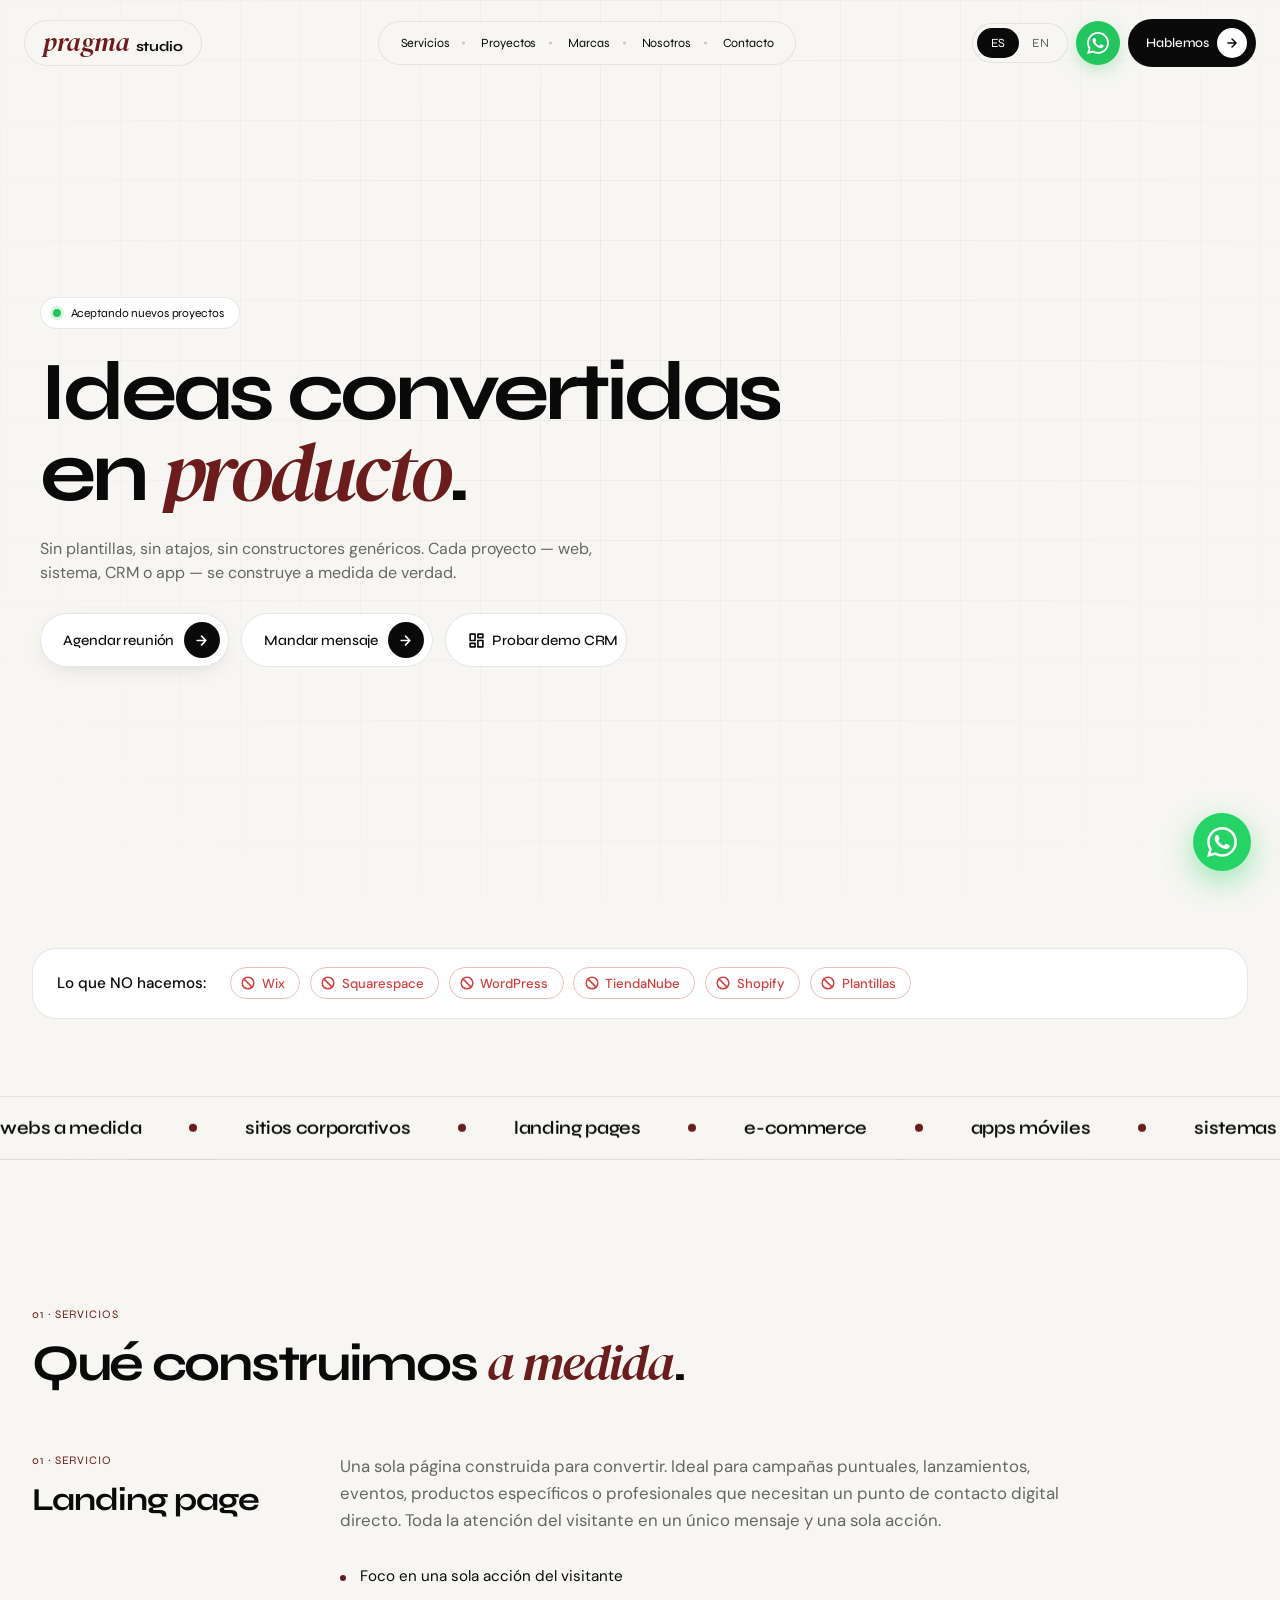
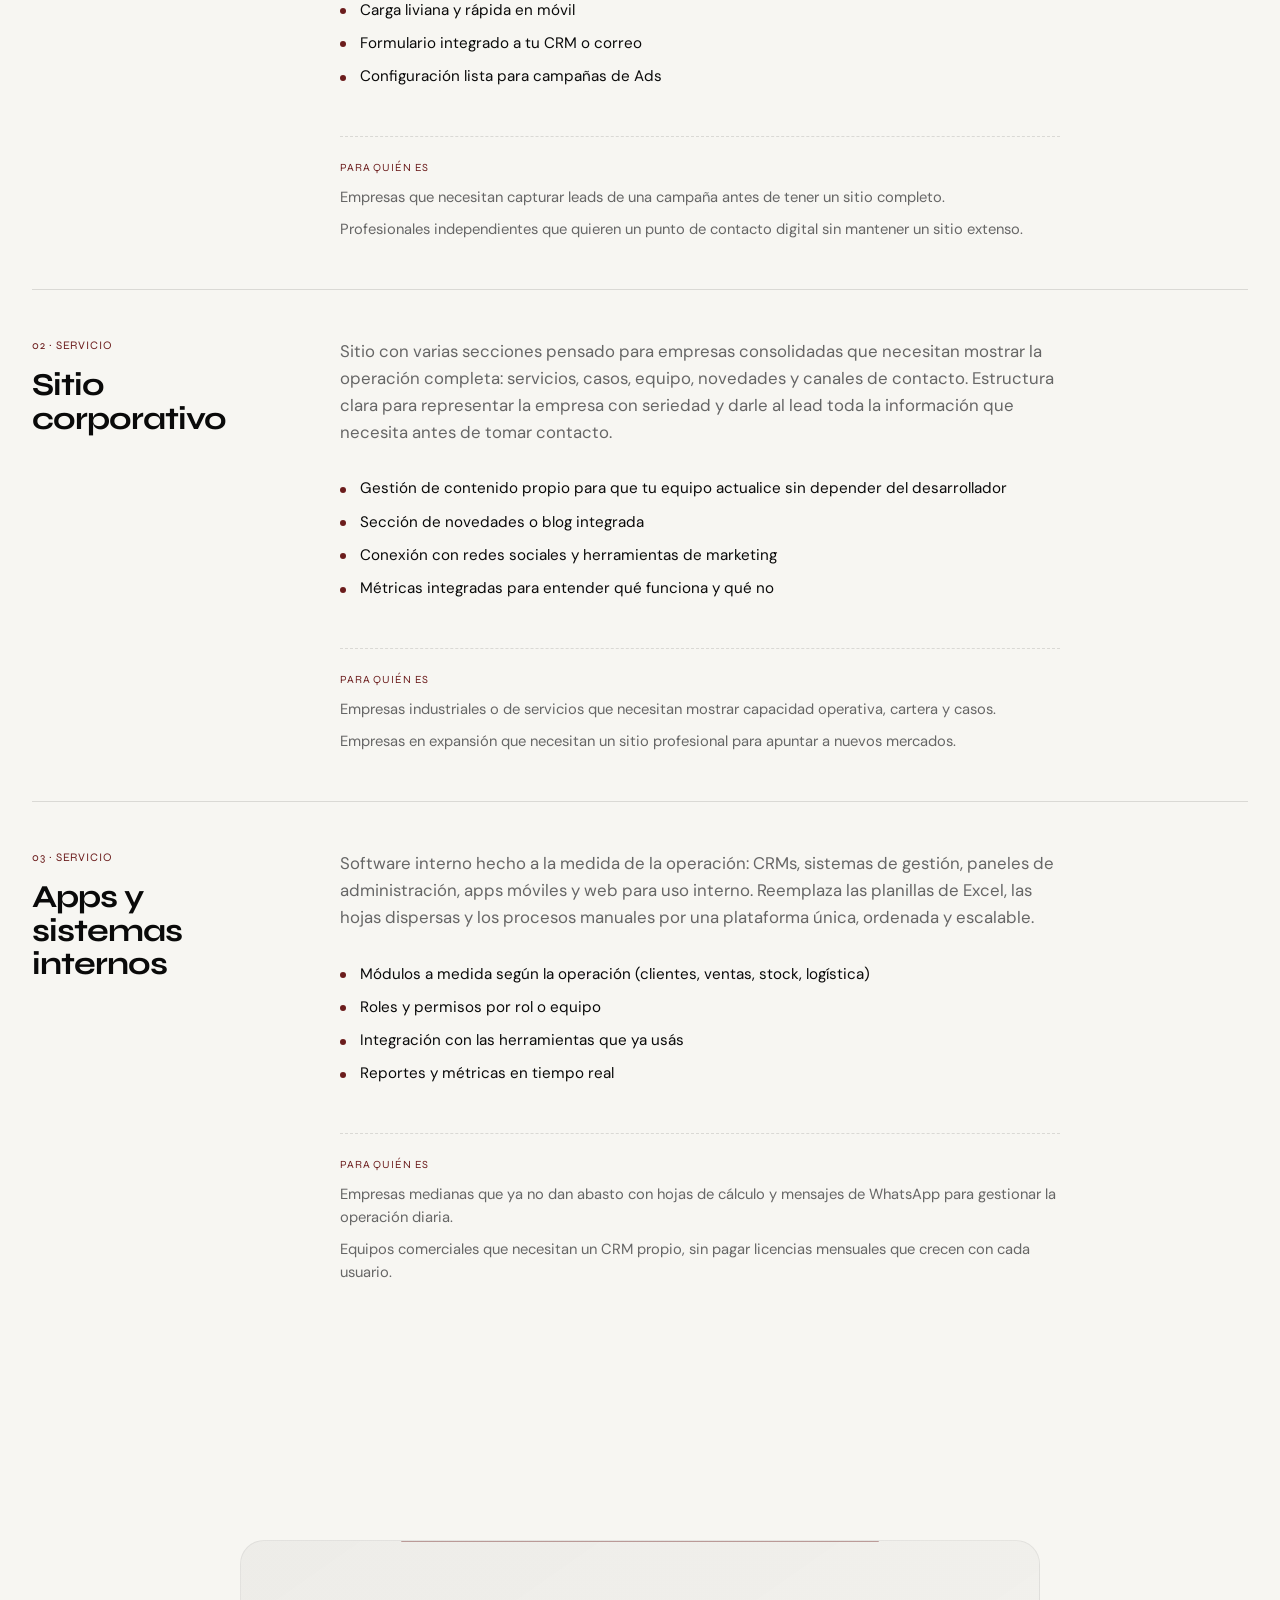
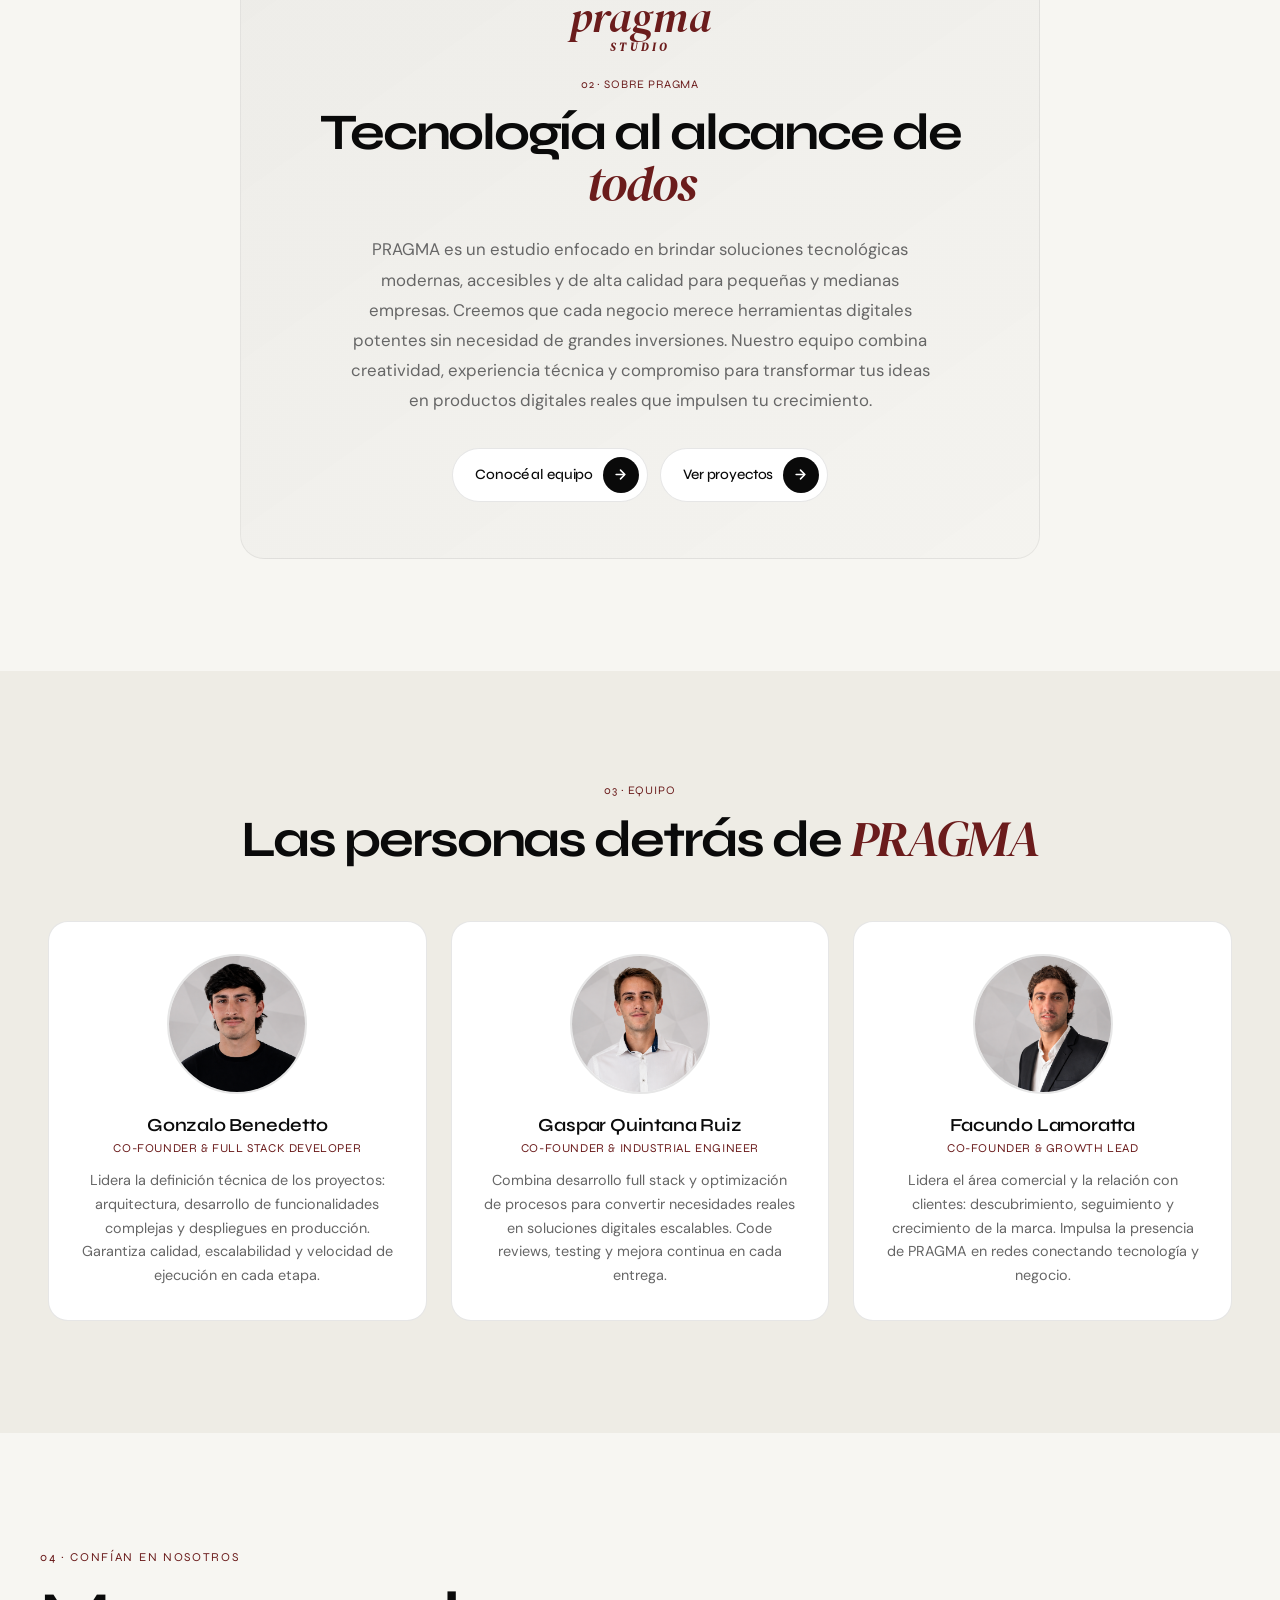
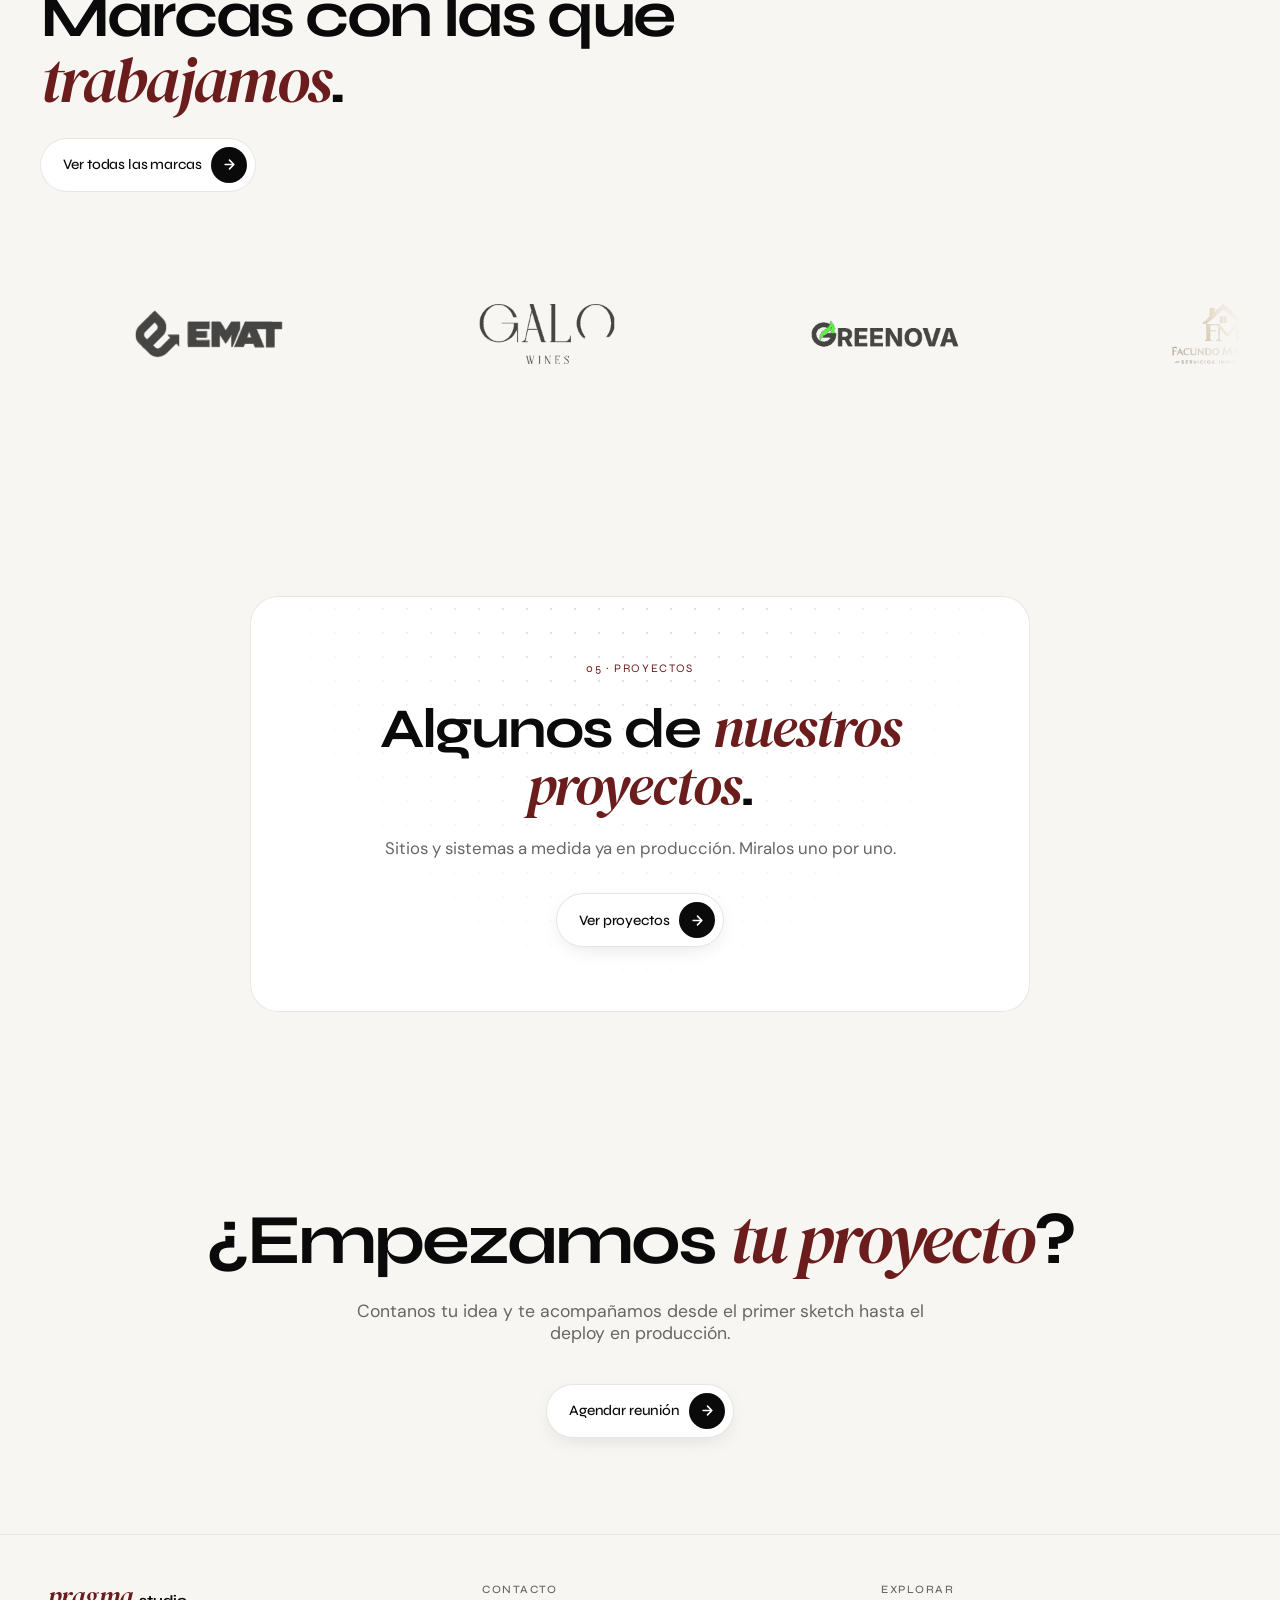
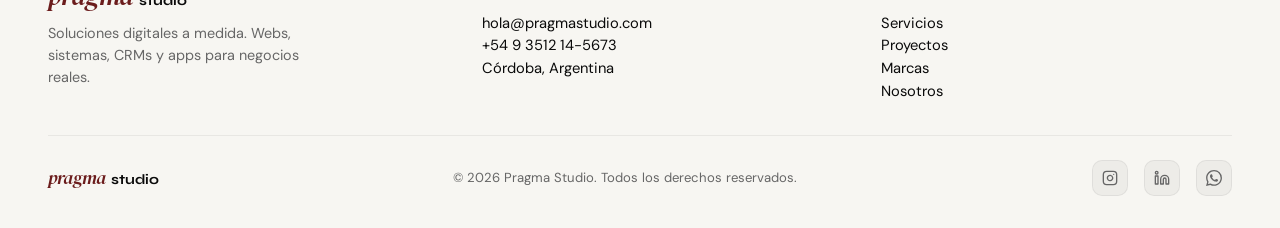
<file: index.html>
<!DOCTYPE html>
<html lang="es">

<head>
  <meta charset="UTF-8">
  <!-- Google tag (gtag.js) -->
  <script async src="https://www.googletagmanager.com/gtag/js?id=G-PVCRW4GH5Z"></script>
  <script>
    window.dataLayer = window.dataLayer || [];
    function gtag(){dataLayer.push(arguments);}
    gtag('js', new Date());
    gtag('config', 'G-PVCRW4GH5Z');
  </script>
  <meta name="viewport" content="width=device-width, initial-scale=1.0">
  <title data-i18n-en="pragma studio — custom digital solutions">pragma studio — soluciones digitales a medida</title>
  <meta name="description"
    content="pragma studio: desarrollamos webs, sitios corporativos, e-commerce, apps y sistemas internos a medida para tu negocio. cualquier solución digital, sin costos excesivos.">
  <meta property="og:title" content="pragma studio — soluciones digitales a medida">
  <meta property="og:description"
    content="webs, sitios corporativos, e-commerce, apps y sistemas internos a medida. tecnología de primer nivel, al alcance de todos.">
  <meta property="og:type" content="website">
  <link rel="icon" type="image/png" href="images/favicon.png">
  <link rel="shortcut icon" type="image/png" href="images/favicon.png">
  <link rel="apple-touch-icon" href="images/favicon.png">
  <meta name="theme-color" content="#f7f6f2">
  <link rel="preconnect" href="https://fonts.googleapis.com">
  <link rel="preconnect" href="https://fonts.gstatic.com" crossorigin>
  <link
    href="https://fonts.googleapis.com/css2?family=Syne:wght@400;500;600;700;800&family=DM+Sans:ital,opsz,wght@0,9..40,300;0,9..40,400;0,9..40,500;1,9..40,300;1,9..40,400&family=DM+Serif+Display:ital@0;1&family=JetBrains+Mono:wght@400;500&display=swap"
    rel="stylesheet">
  <link rel="stylesheet" href="css/index.css">
</head>

<body class="loading">

  <!-- Page loader — el hex cae como un dado y aterriza -->
  <div class="page-loader" id="pageLoader" aria-hidden="true">
    <div class="loader-scene">
      <div class="loader-shadow"></div>
      <div class="loader-die"><img src="images/favicon.png" alt=""></div>
    </div>
    <div class="loader-caption">pragma · studio</div>
  </div>

  <!-- Grid lens — la grilla se activa/amplifica donde está el cursor -->
  <div class="grid-lens" id="gridLens" aria-hidden="true"></div>
  <div class="grid-lens-core" id="gridLensCore" aria-hidden="true"></div>

  <!-- ═══════════════ NAV ═══════════════ -->
  <nav id="navbar">
    <a href="#" class="nav-logo">PRAGMA<span class="nav-logo-sub">studio</span></a>
    <div class="nav-links" id="navLinks">
      <a href="#servicios" data-i18n-en="Services">Servicios</a>
      <a href="proyectos.html" data-i18n-en="Work">Proyectos</a>
      <a href="marcas.html" data-i18n-en="Brands">Marcas</a>
      <a href="#nosotros" data-i18n-en="Studio">Nosotros</a>
      <a href="https://wa.me/5493512145673" target="_blank" rel="noopener" data-i18n-en="Contact">Contacto</a>
    </div>
    <div class="nav-actions">
      <div class="lang-toggle" role="group" aria-label="Idioma" data-i18n-en-aria-label="Language">
        <button type="button" class="active" data-lang="es">ES</button>
        <button type="button" data-lang="en">EN</button>
      </div>
      <a href="https://wa.me/5493512145673" target="_blank" rel="noopener" class="nav-wa" aria-label="WhatsApp" data-i18n-en-aria-label="WhatsApp">
        <svg viewBox="0 0 24 24" fill="currentColor">
          <path d="M17.472 14.382c-.297-.149-1.758-.867-2.03-.966-.273-.099-.471-.148-.67.15-.197.297-.767.966-.94 1.164-.173.199-.347.223-.644.075-.297-.15-1.255-.463-2.39-1.475-.883-.788-1.48-1.761-1.653-2.059-.173-.297-.018-.458.13-.606.134-.133.298-.347.446-.52.149-.174.198-.298.298-.497.099-.198.05-.371-.025-.52-.075-.149-.669-1.612-.916-2.207-.242-.579-.487-.5-.669-.51-.173-.008-.371-.01-.57-.01-.198 0-.52.074-.792.372-.272.297-1.04 1.016-1.04 2.479 0 1.462 1.065 2.875 1.213 3.074.149.198 2.096 3.2 5.077 4.487.709.306 1.262.489 1.694.625.712.227 1.36.195 1.871.118.571-.085 1.758-.719 2.006-1.413.248-.694.248-1.289.173-1.413-.074-.124-.272-.198-.57-.347m-5.421 7.403h-.004a9.87 9.87 0 01-5.031-1.378l-.361-.214-3.741.982.998-3.648-.235-.374a9.86 9.86 0 01-1.51-5.26c.001-5.45 4.436-9.884 9.888-9.884 2.64 0 5.122 1.03 6.988 2.898a9.825 9.825 0 012.893 6.994c-.003 5.45-4.437 9.884-9.885 9.884m8.413-18.297A11.815 11.815 0 0012.05 0C5.495 0 .16 5.335.157 11.892c0 2.096.547 4.142 1.588 5.945L.057 24l6.305-1.654a11.882 11.882 0 005.683 1.448h.005c6.554 0 11.89-5.335 11.893-11.893a11.821 11.821 0 00-3.48-8.413" />
        </svg>
      </a>
      <a href="https://wa.me/5493512145673?text=Hola!%20Me%20gustar%C3%ADa%20coordinar%20una%20reuni%C3%B3n%20para%20contarles%20sobre%20mi%20proyecto." data-i18n-en-href="https://wa.me/5493512145673?text=Hi!%20I%27d%20like%20to%20book%20a%20call%20to%20discuss%20my%20project." target="_blank" rel="noopener" class="nav-cta">
        <span data-i18n-en="Let's talk">Hablemos</span>
        <span class="nav-cta-arrow">
          <svg viewBox="0 0 24 24" fill="none" stroke="currentColor" stroke-width="2.5" stroke-linecap="round"
            stroke-linejoin="round">
            <path d="M5 12h14M12 5l7 7-7 7" />
          </svg>
        </span>
      </a>
    </div>
    <button class="nav-toggle" id="navToggle" aria-label="Menú" data-i18n-en-aria-label="Menu">
      <span></span><span></span><span></span>
    </button>
  </nav>

  <!-- ═══════════════ HERO ═══════════════ -->
  <section class="hero">
    <div class="hero-content">
      <div class="hero-copy">
        <div class="hero-tag">
          <span></span> <span data-i18n-en="Accepting new projects">Aceptando nuevos proyectos</span>
        </div>
        <h1>
          <span class="line"><span class="line-inner" data-i18n-en="Ideas turned">Ideas convertidas</span></span>
          <span class="line"><span class="line-inner"><span data-i18n-en="into">en</span> <em class="italic-bordo" data-i18n-en="product">producto</em>.</span></span>
        </h1>
        <p class="hero-desc" data-i18n-en="No templates, no shortcuts, no generic builders. Every project — website, system, CRM or app — is built truly custom.">Sin plantillas, sin atajos, sin constructores genéricos. Cada proyecto — web, sistema,
          CRM o app — se construye a medida de verdad.</p>
        <div class="hero-actions">
          <a href="https://wa.me/5493512145673?text=Hola!%20Me%20gustar%C3%ADa%20coordinar%20una%20reuni%C3%B3n%20para%20contarles%20sobre%20mi%20proyecto." data-i18n-en-href="https://wa.me/5493512145673?text=Hi!%20I%27d%20like%20to%20book%20a%20call%20to%20discuss%20my%20project." target="_blank" rel="noopener" class="btn-primary">
            <span data-i18n-en="Book a meeting">Agendar reunión</span>
            <span class="btn-arrow">
              <svg viewBox="0 0 24 24" fill="none" stroke="currentColor" stroke-width="2.5" stroke-linecap="round"
                stroke-linejoin="round">
                <path d="M5 12h14M12 5l7 7-7 7" />
              </svg>
            </span>
          </a>
          <a href="https://wa.me/5493512145673" target="_blank" rel="noopener" class="btn-secondary">
            <span data-i18n-en="Send a message">Mandar mensaje</span>
            <span class="btn-arrow">
              <svg viewBox="0 0 24 24" fill="none" stroke="currentColor" stroke-width="2.5" stroke-linecap="round"
                stroke-linejoin="round">
                <path d="M5 12h14M12 5l7 7-7 7" />
              </svg>
            </span>
          </a>
          <a href="demo-crm.html" class="btn-secondary">
            <span class="btn-ic">
              <svg viewBox="0 0 24 24" fill="none" stroke="currentColor" stroke-width="2.3" stroke-linecap="round"
                stroke-linejoin="round">
                <rect x="3" y="3" width="7" height="9"/><rect x="14" y="3" width="7" height="5"/><rect x="14" y="12" width="7" height="9"/><rect x="3" y="16" width="7" height="5"/>
              </svg>
            </span>
            <span data-i18n-en="Try the CRM demo">Probar demo CRM</span>
          </a>
        </div>
      </div>
    </div>
  </section>

  <!-- ═══════════════ LO QUE NO OFRECEMOS ═══════════════ -->
  <div class="no-list-wrap reveal">
    <div class="no-list">
      <div class="no-list-label" data-i18n-en="What we DON'T use:">Lo que NO hacemos:</div>
      <div class="no-list-items">
        <span class="no-pill">
          <svg viewBox="0 0 24 24" fill="none" stroke-linecap="round" stroke-linejoin="round">
            <circle cx="12" cy="12" r="10" /><line x1="4.93" y1="4.93" x2="19.07" y2="19.07" />
          </svg>
          Wix
        </span>
        <span class="no-pill">
          <svg viewBox="0 0 24 24" fill="none" stroke-linecap="round" stroke-linejoin="round">
            <circle cx="12" cy="12" r="10" /><line x1="4.93" y1="4.93" x2="19.07" y2="19.07" />
          </svg>
          Squarespace
        </span>
        <span class="no-pill">
          <svg viewBox="0 0 24 24" fill="none" stroke-linecap="round" stroke-linejoin="round">
            <circle cx="12" cy="12" r="10" /><line x1="4.93" y1="4.93" x2="19.07" y2="19.07" />
          </svg>
          WordPress
        </span>
        <span class="no-pill">
          <svg viewBox="0 0 24 24" fill="none" stroke-linecap="round" stroke-linejoin="round">
            <circle cx="12" cy="12" r="10" /><line x1="4.93" y1="4.93" x2="19.07" y2="19.07" />
          </svg>
          TiendaNube
        </span>
        <span class="no-pill">
          <svg viewBox="0 0 24 24" fill="none" stroke-linecap="round" stroke-linejoin="round">
            <circle cx="12" cy="12" r="10" /><line x1="4.93" y1="4.93" x2="19.07" y2="19.07" />
          </svg>
          Shopify
        </span>
        <span class="no-pill">
          <svg viewBox="0 0 24 24" fill="none" stroke-linecap="round" stroke-linejoin="round">
            <circle cx="12" cy="12" r="10" /><line x1="4.93" y1="4.93" x2="19.07" y2="19.07" />
          </svg>
          <span data-i18n-en="Templates">Plantillas</span>
        </span>
      </div>
    </div>
  </div>

  <!-- ═══════════════ HERO MARQUEE ═══════════════ -->
  <div class="hero-marquee parallax" aria-hidden="true" data-parallax="0.08">
    <div class="hero-marquee-track">
      <div class="hero-marquee-item" data-i18n-en="custom websites">webs a medida</div>
      <div class="hero-marquee-item" data-i18n-en="corporate sites">sitios corporativos</div>
      <div class="hero-marquee-item">landing pages</div>
      <div class="hero-marquee-item">e-commerce</div>
      <div class="hero-marquee-item" data-i18n-en="mobile apps">apps móviles</div>
      <div class="hero-marquee-item" data-i18n-en="internal systems">sistemas internos</div>
      <div class="hero-marquee-item">CRMs</div>
      <div class="hero-marquee-item" data-i18n-en="custom websites">webs a medida</div>
      <div class="hero-marquee-item" data-i18n-en="corporate sites">sitios corporativos</div>
      <div class="hero-marquee-item">landing pages</div>
      <div class="hero-marquee-item">e-commerce</div>
      <div class="hero-marquee-item" data-i18n-en="mobile apps">apps móviles</div>
      <div class="hero-marquee-item" data-i18n-en="internal systems">sistemas internos</div>
      <div class="hero-marquee-item">CRMs</div>
    </div>
  </div>

  <!-- ═══════════════ SERVICIOS ═══════════════ -->
  <section id="servicios">
    <div class="servicios-inner">
      <span class="section-tag reveal" style="text-align: left;" data-i18n-en="01 · Services">01 · Servicios</span>
      <h2 class="servicios-heading reveal-blur"><span data-i18n-en="What we build">Qué construimos</span> <em data-i18n-en="custom">a medida</em>.</h2>

      <article class="servicio-row reveal">
        <div class="servicio-head">
          <span class="servicio-num" data-i18n-en="01 · Service">01 · Servicio</span>
          <h3 class="servicio-title">Landing page</h3>
        </div>
        <div class="servicio-body">
          <p class="servicio-desc" data-i18n-en="A single page built to convert. Ideal for focused campaigns, launches, events, specific products, or professionals who need a direct digital touchpoint. All of the visitor's attention on one message and one action.">Una sola página construida para convertir. Ideal para campañas puntuales,
            lanzamientos, eventos, productos específicos o profesionales que necesitan un punto de contacto digital
            directo. Toda la atención del visitante en un único mensaje y una sola acción.</p>
          <div class="servicio-features">
            <div class="servicio-feature" data-i18n-en="Focused on a single visitor action">Foco en una sola acción del visitante</div>
            <div class="servicio-feature" data-i18n-en="Lightweight and fast on mobile">Carga liviana y rápida en móvil</div>
            <div class="servicio-feature" data-i18n-en="Form wired to your CRM or inbox">Formulario integrado a tu CRM o correo</div>
            <div class="servicio-feature" data-i18n-en="Set up for Ads campaigns">Configuración lista para campañas de Ads</div>
          </div>
          <div class="servicio-audience">
            <span class="servicio-audience-label" data-i18n-en="Who it's for">Para quién es</span>
            <div class="servicio-audience-list">
              <div class="servicio-audience-item" data-i18n-en="Companies that need to capture campaign leads before having a full site.">Empresas que necesitan capturar leads de una campaña antes de tener
                un sitio completo.</div>
              <div class="servicio-audience-item" data-i18n-en="Independent professionals who want a digital touchpoint without maintaining a full site.">Profesionales independientes que quieren un punto de contacto
                digital sin mantener un sitio extenso.</div>
            </div>
          </div>
        </div>
      </article>

      <article class="servicio-row reveal">
        <div class="servicio-head">
          <span class="servicio-num" data-i18n-en="02 · Service">02 · Servicio</span>
          <h3 class="servicio-title" data-i18n-en="Corporate site">Sitio corporativo</h3>
        </div>
        <div class="servicio-body">
          <p class="servicio-desc" data-i18n-en="A multi-section site built for established companies that need to showcase the full operation: services, case studies, team, news and contact channels. A clear structure to represent the company seriously and give the lead everything they need before reaching out.">Sitio con varias secciones pensado para empresas consolidadas que necesitan mostrar
            la operación completa: servicios, casos, equipo, novedades y canales de contacto. Estructura clara para
            representar la empresa con seriedad y darle al lead toda la información que necesita antes de tomar
            contacto.</p>
          <div class="servicio-features">
            <div class="servicio-feature" data-i18n-en="Custom CMS so your team can update without the developer">Gestión de contenido propio para que tu equipo actualice sin depender del
              desarrollador</div>
            <div class="servicio-feature" data-i18n-en="Built-in news or blog section">Sección de novedades o blog integrada</div>
            <div class="servicio-feature" data-i18n-en="Connected to social platforms and marketing tools">Conexión con redes sociales y herramientas de marketing</div>
            <div class="servicio-feature" data-i18n-en="Built-in analytics to see what works and what doesn't">Métricas integradas para entender qué funciona y qué no</div>
          </div>
          <div class="servicio-audience">
            <span class="servicio-audience-label" data-i18n-en="Who it's for">Para quién es</span>
            <div class="servicio-audience-list">
              <div class="servicio-audience-item" data-i18n-en="Industrial or service companies that need to showcase operational capacity, portfolio and case studies.">Empresas industriales o de servicios que necesitan mostrar capacidad
                operativa, cartera y casos.</div>
              <div class="servicio-audience-item" data-i18n-en="Growing companies that need a professional site to reach new markets.">Empresas en expansión que necesitan un sitio profesional para
                apuntar a nuevos mercados.</div>
            </div>
          </div>
        </div>
      </article>

      <article class="servicio-row reveal">
        <div class="servicio-head">
          <span class="servicio-num" data-i18n-en="03 · Service">03 · Servicio</span>
          <h3 class="servicio-title" data-i18n-en="Apps and internal systems">Apps y sistemas internos</h3>
        </div>
        <div class="servicio-body">
          <p class="servicio-desc" data-i18n-en="Internal software tailored to how the operation actually runs: CRMs, management systems, admin panels, mobile and web apps for internal use. Replaces Excel spreadsheets, scattered sheets and manual processes with a single, tidy and scalable platform.">Software interno hecho a la medida de la operación: CRMs, sistemas de gestión,
            paneles de administración, apps móviles y web para uso interno. Reemplaza las planillas de Excel, las
            hojas dispersas y los procesos manuales por una plataforma única, ordenada y escalable.</p>
          <div class="servicio-features">
            <div class="servicio-feature" data-i18n-en="Custom modules matched to the operation (clients, sales, stock, logistics)">Módulos a medida según la operación (clientes, ventas, stock, logística)
            </div>
            <div class="servicio-feature" data-i18n-en="Role- or team-based roles and permissions">Roles y permisos por rol o equipo</div>
            <div class="servicio-feature" data-i18n-en="Integration with the tools you already use">Integración con las herramientas que ya usás</div>
            <div class="servicio-feature" data-i18n-en="Real-time reports and metrics">Reportes y métricas en tiempo real</div>
          </div>
          <div class="servicio-audience">
            <span class="servicio-audience-label" data-i18n-en="Who it's for">Para quién es</span>
            <div class="servicio-audience-list">
              <div class="servicio-audience-item" data-i18n-en="Mid-sized companies that can no longer manage day-to-day operations with spreadsheets and WhatsApp messages.">Empresas medianas que ya no dan abasto con hojas de cálculo y
                mensajes de WhatsApp para gestionar la operación diaria.</div>
              <div class="servicio-audience-item" data-i18n-en="Sales teams that need their own CRM, without paying monthly licenses that scale with every user.">Equipos comerciales que necesitan un CRM propio, sin pagar
                licencias mensuales que crecen con cada usuario.</div>
            </div>
          </div>
        </div>
      </article>
    </div>
  </section>

  <!-- ═══════════════ NOSOTROS ═══════════════ -->
  <section id="nosotros">
    <div class="container">
      <div class="about-card reveal">
        <div class="about-brand">PRAGMA<span class="about-brand-sub">studio</span></div>
        <span class="section-tag reveal" data-i18n-en="02 · About Pragma">02 · Sobre Pragma</span>
        <h2 class="section-title reveal-blur" style="margin-bottom: 1.5rem"><span data-i18n-en="Tech within reach of">Tecnología al alcance de</span> <span
            class="gradient-text" data-i18n-en="everyone">todos</span></h2>
        <p data-i18n-en="PRAGMA is a studio focused on delivering modern, accessible, high-quality tech solutions for small and mid-sized companies. We believe every business deserves powerful digital tools without needing huge investments. Our team blends creativity, technical experience and commitment to turn your ideas into real digital products that drive your growth.">PRAGMA es un estudio enfocado en brindar soluciones tecnológicas modernas, accesibles y de alta
          calidad para pequeñas y medianas empresas. Creemos que cada negocio merece herramientas digitales potentes sin
          necesidad de grandes inversiones. Nuestro equipo combina creatividad, experiencia técnica y compromiso para
          transformar tus ideas en productos digitales reales que impulsen tu crecimiento.</p>
        <div class="about-cta-row">
          <a href="#equipo" class="btn-secondary">
            <span data-i18n-en="Meet the team">Conocé al equipo</span>
            <span class="btn-arrow">
              <svg viewBox="0 0 24 24" fill="none" stroke="currentColor" stroke-width="2.5" stroke-linecap="round"
                stroke-linejoin="round">
                <path d="M5 12h14M12 5l7 7-7 7" />
              </svg>
            </span>
          </a>
          <a href="proyectos.html" class="btn-secondary">
            <span data-i18n-en="View projects">Ver proyectos</span>
            <span class="btn-arrow">
              <svg viewBox="0 0 24 24" fill="none" stroke="currentColor" stroke-width="2.5" stroke-linecap="round"
                stroke-linejoin="round">
                <path d="M5 12h14M12 5l7 7-7 7" />
              </svg>
            </span>
          </a>
        </div>
      </div>
    </div>
  </section>

  <!-- ═══════════════ EQUIPO ═══════════════ -->
  <section id="equipo" class="team-section">
    <div class="container">
      <span class="section-tag reveal" data-i18n-en="03 · Team">03 · Equipo</span>
      <h2 class="section-title reveal-blur"><span data-i18n-en="The people behind">Las personas detrás de</span> <span class="gradient-text">PRAGMA</span></h2>
      <div class="team-grid">
        <article class="team-card reveal">
          <img class="team-photo" src="images/gonzalo.png" width="140" height="140"
            alt="Gonzalo Benedetto - Co-Founder & Full Stack Developer en PRAGMA Studio">
          <h3>Gonzalo Benedetto</h3>
          <p class="team-role">Co-Founder & Full Stack Developer</p>
          <p class="team-bio" data-i18n-en="Leads the technical definition of every project: architecture, development of complex features and production deploys. Ensures quality, scalability and execution speed at every stage.">Lidera la definición técnica de los proyectos: arquitectura, desarrollo de
            funcionalidades complejas y despliegues en producción. Garantiza calidad, escalabilidad y velocidad de
            ejecución en cada etapa.</p>
        </article>
        <article class="team-card reveal">
          <img class="team-photo" src="images/gaspar.png" width="140" height="140"
            alt="Gaspar Quintana Ruiz - Co-Founder & Industrial Engineer en PRAGMA Studio">
          <h3>Gaspar Quintana Ruiz</h3>
          <p class="team-role">Co-Founder & Industrial Engineer</p>
          <p class="team-bio" data-i18n-en="Combines full-stack development and process optimization to turn real needs into scalable digital solutions. Code reviews, testing and continuous improvement on every release.">Combina desarrollo full stack y optimización de procesos para convertir necesidades reales
            en soluciones digitales escalables. Code reviews, testing y mejora continua en cada entrega.</p>
        </article>
        <article class="team-card reveal">
          <img class="team-photo" src="images/facundo.png" width="140" height="140"
            alt="Facundo Lamoratta - Co-Founder & Growth Lead en PRAGMA Studio">
          <h3>Facundo Lamoratta</h3>
          <p class="team-role">Co-Founder & Growth Lead</p>
          <p class="team-bio" data-i18n-en="Leads sales and client relationships: discovery, follow-up and brand growth. Drives PRAGMA's social presence, connecting tech and business.">Lidera el área comercial y la relación con clientes: descubrimiento, seguimiento y
            crecimiento de la marca. Impulsa la presencia de PRAGMA en redes conectando tecnología y negocio.</p>
        </article>
      </div>
    </div>
  </section>

  <!-- ═══════════════ MARCAS ═══════════════ -->
  <section id="marcas" class="brands-section">
    <div class="container">
      <div class="brands-intro reveal">
        <span class="section-tag" data-i18n-en="04 · Clients">04 · Confían en nosotros</span>
        <h2 class="brands-heading">
          <span data-i18n-en="Brands we">Marcas con las que</span>
          <em class="italic-bordo" data-i18n-en="work with">trabajamos</em>.
        </h2>
        <a href="marcas.html" class="btn-secondary" style="margin-top: 1.5rem;">
          <span data-i18n-en="View all brands">Ver todas las marcas</span>
          <span class="btn-arrow">
            <svg viewBox="0 0 24 24" fill="none" stroke="currentColor" stroke-width="2.5" stroke-linecap="round" stroke-linejoin="round">
              <path d="M5 12h14M12 5l7 7-7 7" />
            </svg>
          </span>
        </a>
      </div>
      <div class="brands-marquee-wrap reveal">
        <div class="brands-marquee-track">
          <div class="brands-marquee-group">
            <a class="brand-logo-link" href="https://www.instagram.com/emat.ok/?hl=es-la" target="_blank" rel="noopener noreferrer" aria-label="EMAT en Instagram">
              <img class="brand-logo-img" src="images/brands/emat.png" alt="Logo EMAT">
            </a>
            <a class="brand-logo-link" href="https://galowines.com.ar/sucursal-barrio-jardin/" target="_blank" rel="noopener noreferrer" aria-label="Galo Wines">
              <img class="brand-logo-img" src="images/brands/galowines.png" alt="Logo Galo Wines">
            </a>
            <a class="brand-logo-link" href="https://greenova.ar" target="_blank" rel="noopener noreferrer" aria-label="Greenova">
              <img class="brand-logo-img" src="images/brands/greenova.png" alt="Logo Greenova">
            </a>
            <a class="brand-logo-link" href="https://www.instagram.com/facumartinez_inmobiliaria/?hl=es-la" target="_blank" rel="noopener noreferrer" aria-label="Facundo Martínez Servicios Inmobiliarios">
              <img class="brand-logo-img" src="images/brands/facundomartinez.png" alt="Logo Facundo Martínez">
            </a>
            <a class="brand-logo-link" href="https://www.instagram.com/somoslamickey/" target="_blank" rel="noopener noreferrer" aria-label="Somos La Mickey Juguetería">
              <img class="brand-logo-img" src="images/brands/mickey.png" alt="Logo Somos La Mickey">
            </a>
            <a class="brand-logo-link" href="https://seguroscordoba.com.ar/" target="_blank" rel="noopener noreferrer" aria-label="Quintana Ruiz Asesores">
              <img class="brand-logo-img" src="images/brands/quintanaruiz.png" alt="Logo Quintana Ruiz Asesores">
            </a>
            <a class="brand-logo-link" href="https://grupoarpeco-site.vercel.app" target="_blank" rel="noopener noreferrer" aria-label="Grupo Arpeco">
              <img class="brand-logo-img" src="images/brands/grupoarpeco.png" alt="Logo Grupo Arpeco">
            </a>
            <a class="brand-logo-link" href="https://www.franciscanutricion.com/" target="_blank" rel="noopener noreferrer" aria-label="Francisca Nutrición">
              <img class="brand-logo-img" src="images/brands/franciscanutricion.png" alt="Logo Francisca Nutrición">
            </a>
            <a class="brand-logo-link" href="https://www.vientosurluz.com/" target="_blank" rel="noopener noreferrer" aria-label="Viento Sur">
              <img class="brand-logo-img" src="images/brands/vientosurluz.png" alt="Logo Viento Sur">
            </a>
          </div>
          <div class="brands-marquee-group" aria-hidden="true">
            <a class="brand-logo-link" href="https://www.instagram.com/emat.ok/?hl=es-la" target="_blank" rel="noopener noreferrer" tabindex="-1">
              <img class="brand-logo-img" src="images/brands/emat.png" alt="">
            </a>
            <a class="brand-logo-link" href="https://galowines.com.ar/sucursal-barrio-jardin/" target="_blank" rel="noopener noreferrer" tabindex="-1">
              <img class="brand-logo-img" src="images/brands/galowines.png" alt="">
            </a>
            <a class="brand-logo-link" href="https://greenova.ar" target="_blank" rel="noopener noreferrer" tabindex="-1">
              <img class="brand-logo-img" src="images/brands/greenova.png" alt="">
            </a>
            <a class="brand-logo-link" href="https://www.instagram.com/facumartinez_inmobiliaria/?hl=es-la" target="_blank" rel="noopener noreferrer" tabindex="-1">
              <img class="brand-logo-img" src="images/brands/facundomartinez.png" alt="">
            </a>
            <a class="brand-logo-link" href="https://www.instagram.com/somoslamickey/" target="_blank" rel="noopener noreferrer" tabindex="-1">
              <img class="brand-logo-img" src="images/brands/mickey.png" alt="">
            </a>
            <a class="brand-logo-link" href="https://seguroscordoba.com.ar/" target="_blank" rel="noopener noreferrer" tabindex="-1">
              <img class="brand-logo-img" src="images/brands/quintanaruiz.png" alt="">
            </a>
            <a class="brand-logo-link" href="https://grupoarpeco-site.vercel.app" target="_blank" rel="noopener noreferrer" tabindex="-1">
              <img class="brand-logo-img" src="images/brands/grupoarpeco.png" alt="">
            </a>
            <a class="brand-logo-link" href="https://www.franciscanutricion.com/" target="_blank" rel="noopener noreferrer" tabindex="-1">
              <img class="brand-logo-img" src="images/brands/franciscanutricion.png" alt="">
            </a>
            <a class="brand-logo-link" href="https://www.vientosurluz.com/" target="_blank" rel="noopener noreferrer" tabindex="-1">
              <img class="brand-logo-img" src="images/brands/vientosurluz.png" alt="">
            </a>
          </div>
        </div>
      </div>
    </div>
  </section>

  <!-- ═══════════════ INVITE PROYECTOS ═══════════════ -->
  <section id="webs" class="projects-invite">
    <div class="container">
      <div class="projects-invite-card reveal">
        <span class="section-tag" data-i18n-en="05 · Projects">05 · Proyectos</span>
        <h2 class="projects-invite-title">
          <span data-i18n-en="Some of">Algunos de</span>
          <em class="italic-bordo" data-i18n-en="our work">nuestros proyectos</em>.
        </h2>
        <p class="projects-invite-desc" data-i18n-en="Websites and custom systems live in production. Take a closer look at each one.">Sitios y sistemas a medida ya en producción. Miralos uno por uno.</p>
        <a href="proyectos.html" class="btn-primary">
          <span data-i18n-en="View projects">Ver proyectos</span>
          <span class="btn-arrow">
            <svg viewBox="0 0 24 24" fill="none" stroke="currentColor" stroke-width="2.5" stroke-linecap="round"
              stroke-linejoin="round">
              <path d="M5 12h14M12 5l7 7-7 7" />
            </svg>
          </span>
        </a>
      </div>
    </div>
  </section>

  <!-- ═══════════════ CTA ═══════════════ -->
  <section class="cta">
    <div class="cta-content reveal">
      <h2><span data-i18n-en="Shall we start">¿Empezamos</span> <em class="italic-bordo" data-i18n-en="your project">tu proyecto</em>?</h2>
      <p class="cta-desc" data-i18n-en="Tell us about your idea. We'll walk with you from the first sketch to production deploy.">Contanos tu idea y te acompañamos desde el primer sketch hasta el deploy en producción.</p>
      <a href="https://wa.me/5493512145673?text=Hola!%20Me%20gustar%C3%ADa%20coordinar%20una%20reuni%C3%B3n%20para%20contarles%20sobre%20mi%20proyecto." data-i18n-en-href="https://wa.me/5493512145673?text=Hi!%20I%27d%20like%20to%20book%20a%20call%20to%20discuss%20my%20project." target="_blank" rel="noopener" class="btn-primary">
        <span data-i18n-en="Book a meeting">Agendar reunión</span>
        <span class="btn-arrow">
          <svg viewBox="0 0 24 24" fill="none" stroke="currentColor" stroke-width="2.5" stroke-linecap="round"
            stroke-linejoin="round">
            <path d="M5 12h14M12 5l7 7-7 7" />
          </svg>
        </span>
      </a>
    </div>
  </section>


  <!-- ═══════════════ FOOTER ═══════════════ -->
  <footer>
    <div class="footer-top">
      <div class="footer-col footer-col-brand">
        <span class="footer-brand">pragma<span class="footer-brand-sub">studio</span></span>
        <p data-i18n-en="Custom digital solutions. Websites, systems, CRMs and apps built for real businesses.">Soluciones digitales a medida. Webs, sistemas, CRMs y apps para negocios reales.</p>
      </div>
      <div class="footer-col">
        <span class="footer-col-title" data-i18n-en="Contact">Contacto</span>
        <a href="mailto:hola@pragmastudio.com">hola@pragmastudio.com</a>
        <a href="https://wa.me/5493512145673" target="_blank" rel="noopener">+54 9 3512 14-5673</a>
        <p data-i18n-en="Córdoba, Argentina">Córdoba, Argentina</p>
      </div>
      <div class="footer-col">
        <span class="footer-col-title" data-i18n-en="Explore">Explorar</span>
        <a href="#servicios" data-i18n-en="Services">Servicios</a>
        <a href="proyectos.html" data-i18n-en="Projects">Proyectos</a>
        <a href="marcas.html" data-i18n-en="Brands">Marcas</a>
        <a href="#nosotros" data-i18n-en="Studio">Nosotros</a>
      </div>
    </div>
    <div class="footer-bottom">
    <span class="footer-brand" style="font-size: 1.15rem;">pragma<span class="footer-brand-sub">studio</span></span>
    <span class="footer-copy" data-i18n-en="© 2026 Pragma Studio. All rights reserved.">© 2026 Pragma Studio. Todos los derechos reservados.</span>
    <div class="footer-socials">
      <a href="https://www.instagram.com/pragmasolucionesdigitales/" target="_blank" rel="noopener"
        aria-label="Instagram">
        <svg width="16" height="16" viewBox="0 0 24 24" fill="none" stroke="currentColor" stroke-width="2"
          stroke-linecap="round" stroke-linejoin="round">
          <rect x="2" y="2" width="20" height="20" rx="5" />
          <path d="M16 11.37A4 4 0 1 1 12.63 8 4 4 0 0 1 16 11.37z" />
          <line x1="17.5" y1="6.5" x2="17.51" y2="6.5" />
        </svg>
      </a>
      <a href="https://ar.linkedin.com/company/pragmasolucionesdigitales" target="_blank" rel="noopener" aria-label="LinkedIn">
        <svg width="16" height="16" viewBox="0 0 24 24" fill="none" stroke="currentColor" stroke-width="2"
          stroke-linecap="round" stroke-linejoin="round">
          <path d="M16 8a6 6 0 0 1 6 6v7h-4v-7a2 2 0 0 0-4 0v7h-4v-7a6 6 0 0 1 6-6z" />
          <rect x="2" y="9" width="4" height="12" />
          <circle cx="4" cy="4" r="2" />
        </svg>
      </a>
      <a href="https://wa.me/5493512145673" target="_blank" rel="noopener" aria-label="WhatsApp">
        <svg width="16" height="16" viewBox="0 0 24 24" fill="currentColor">
          <path
            d="M17.472 14.382c-.297-.149-1.758-.867-2.03-.967-.273-.099-.471-.148-.67.15-.197.297-.767.966-.94 1.164-.173.199-.347.223-.644.075-.297-.15-1.255-.463-2.39-1.475-.883-.788-1.48-1.761-1.653-2.059-.173-.297-.018-.458.13-.606.134-.133.298-.347.446-.52.149-.174.198-.298.298-.497.099-.198.05-.371-.025-.52-.075-.149-.669-1.612-.916-2.207-.242-.579-.487-.5-.669-.51-.173-.008-.371-.01-.57-.01-.198 0-.52.074-.792.372-.272.297-1.04 1.016-1.04 2.479 0 1.462 1.065 2.875 1.213 3.074.149.198 2.096 3.2 5.077 4.487.709.306 1.262.489 1.694.625.712.227 1.36.195 1.871.118.571-.085 1.758-.719 2.006-1.413.248-.694.248-1.289.173-1.413-.074-.124-.272-.198-.57-.347m-5.421 7.403h-.004a9.87 9.87 0 01-5.031-1.378l-.361-.214-3.741.982.998-3.648-.235-.374a9.86 9.86 0 01-1.51-5.26c.001-5.45 4.436-9.884 9.888-9.884 2.64 0 5.122 1.03 6.988 2.898a9.825 9.825 0 012.893 6.994c-.003 5.45-4.437 9.884-9.885 9.884m8.413-18.297A11.815 11.815 0 0012.05 0C5.495 0 .16 5.335.157 11.892c0 2.096.547 4.142 1.588 5.945L.057 24l6.305-1.654a11.882 11.882 0 005.683 1.448h.005c6.554 0 11.89-5.335 11.893-11.893a11.821 11.821 0 00-3.48-8.413z" />
        </svg>
      </a>
    </div>
    </div>
  </footer>

  <script src="js/index.js"></script>

  <!-- ═══════════════ WHATSAPP FLOAT ═══════════════ -->
  <a href="https://wa.me/5493512145673" target="_blank" rel="noopener" class="whatsapp-float" aria-label="Escribinos por WhatsApp" data-i18n-en-aria-label="Message us on WhatsApp">
    <svg width="30" height="30" viewBox="0 0 24 24" fill="currentColor" aria-hidden="true">
      <path d="M17.472 14.382c-.297-.149-1.758-.867-2.03-.967-.273-.099-.471-.148-.67.15-.197.297-.767.966-.94 1.164-.173.199-.347.223-.644.075-.297-.15-1.255-.463-2.39-1.475-.883-.788-1.48-1.761-1.653-2.059-.173-.297-.018-.458.13-.606.134-.133.298-.347.446-.52.149-.174.198-.298.298-.497.099-.198.05-.371-.025-.52-.075-.149-.669-1.612-.916-2.207-.242-.579-.487-.5-.669-.51-.173-.008-.371-.01-.57-.01-.198 0-.52.074-.792.372-.272.297-1.04 1.016-1.04 2.479 0 1.462 1.065 2.875 1.213 3.074.149.198 2.096 3.2 5.077 4.487.709.306 1.262.489 1.694.625.712.227 1.36.195 1.871.118.571-.085 1.758-.719 2.006-1.413.248-.694.248-1.289.173-1.413-.074-.124-.272-.198-.57-.347m-5.421 7.403h-.004a9.87 9.87 0 01-5.031-1.378l-.361-.214-3.741.982.998-3.648-.235-.374a9.86 9.86 0 01-1.51-5.26c.001-5.45 4.436-9.884 9.888-9.884 2.64 0 5.122 1.03 6.988 2.898a9.825 9.825 0 012.893 6.994c-.003 5.45-4.437 9.884-9.885 9.884m8.413-18.297A11.815 11.815 0 0012.05 0C5.495 0 .16 5.335.157 11.892c0 2.096.547 4.142 1.588 5.945L.057 24l6.305-1.654a11.882 11.882 0 005.683 1.448h.005c6.554 0 11.89-5.335 11.893-11.893a11.821 11.821 0 00-3.48-8.413z"/>
    </svg>
  </a>
</body>

</html>
</file>
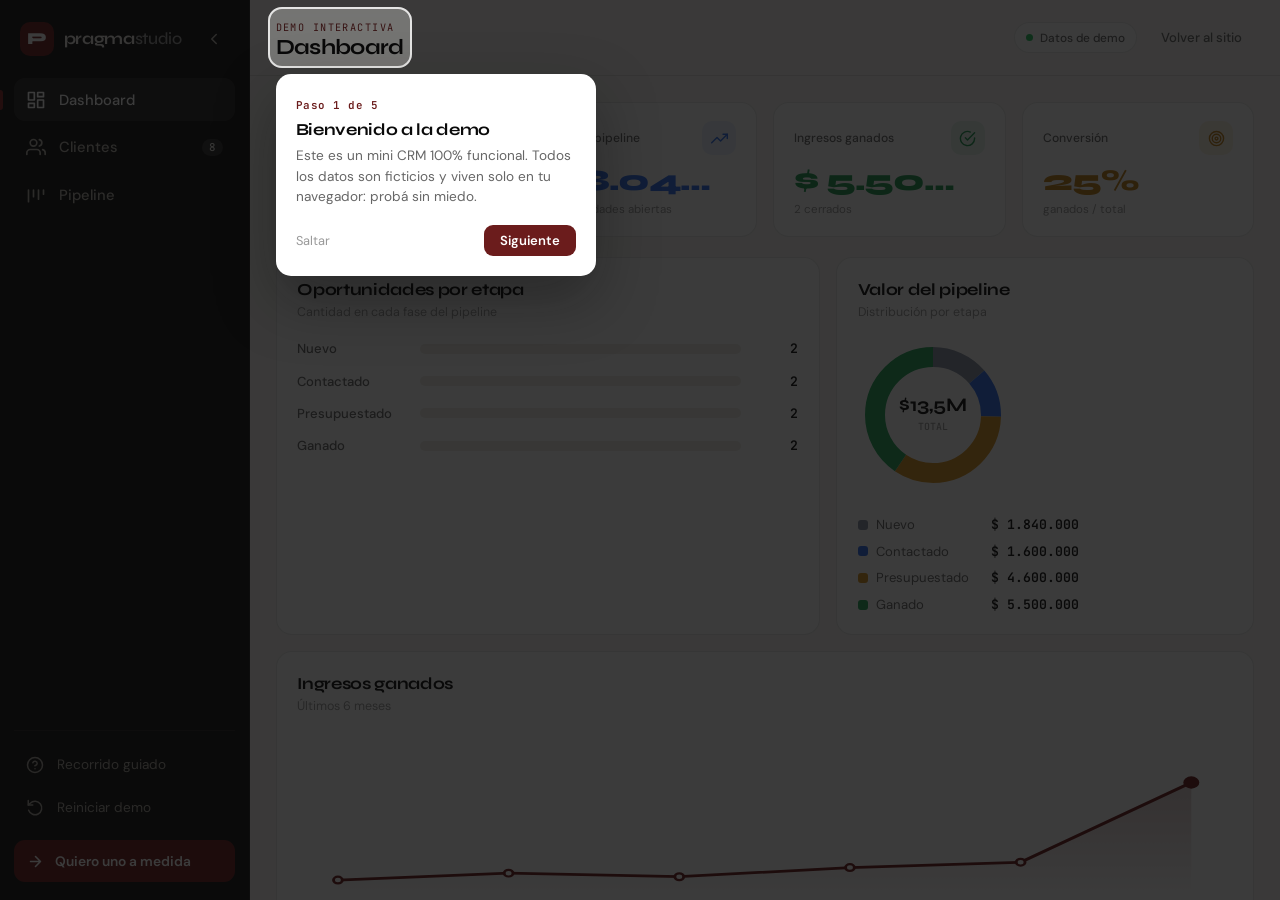
<file: demo-crm.html>
<!DOCTYPE html>
<html lang="es">

<head>
  <meta charset="UTF-8">
  <!-- Google tag (gtag.js) -->
  <script async src="https://www.googletagmanager.com/gtag/js?id=G-PVCRW4GH5Z"></script>
  <script>
    window.dataLayer = window.dataLayer || [];
    function gtag(){dataLayer.push(arguments);}
    gtag('js', new Date());
    gtag('config', 'G-PVCRW4GH5Z');
  </script>
  <meta name="viewport" content="width=device-width, initial-scale=1.0">
  <title>Demo CRM — pragma studio</title>
  <meta name="description" content="Probá un mini CRM interactivo de pragma studio: dashboard, clientes y pipeline. Sin registro.">
  <meta name="robots" content="noindex">
  <meta property="og:title" content="Demo CRM — pragma studio">
  <meta property="og:description" content="Mini CRM interactivo: dashboard, clientes y pipeline Kanban. Probalo sin registrarte.">
  <meta property="og:type" content="website">
  <link rel="icon" type="image/png" href="images/favicon.png">
  <link rel="apple-touch-icon" href="images/favicon.png">
  <meta name="theme-color" content="#0a0a0a">
  <link rel="preconnect" href="https://fonts.googleapis.com">
  <link rel="preconnect" href="https://fonts.gstatic.com" crossorigin>
  <link
    href="https://fonts.googleapis.com/css2?family=Syne:wght@400;500;600;700;800&family=DM+Sans:ital,opsz,wght@0,9..40,300;0,9..40,400;0,9..40,500;0,9..40,600;1,9..40,400&family=DM+Serif+Display:ital@0;1&family=JetBrains+Mono:wght@400;500;600&display=swap"
    rel="stylesheet">
  <link rel="stylesheet" href="css/demo-crm.css">
</head>

<body>
  <div class="crm" id="crm">
    <!-- ══════ SIDEBAR ══════ -->
    <aside class="crm-sidebar" id="sidebar">
      <div class="side-head">
        <a href="index.html" class="side-brand" aria-label="pragma studio">
          <span class="side-brand-mark">P</span>
          <span class="side-brand-text">pragma<em>studio</em></span>
        </a>
        <button class="side-collapse" id="collapseBtn" aria-label="Contraer menú" title="Contraer">
          <svg viewBox="0 0 24 24" fill="none" stroke="currentColor" stroke-width="2" stroke-linecap="round" stroke-linejoin="round"><path d="M15 18l-6-6 6-6"/></svg>
        </button>
      </div>

      <nav class="side-nav" id="sideNav">
        <button class="side-link active" data-view="dashboard">
          <svg viewBox="0 0 24 24" fill="none" stroke="currentColor" stroke-width="2" stroke-linecap="round" stroke-linejoin="round"><rect x="3" y="3" width="7" height="9"/><rect x="14" y="3" width="7" height="5"/><rect x="14" y="12" width="7" height="9"/><rect x="3" y="16" width="7" height="5"/></svg>
          <span>Dashboard</span>
        </button>
        <button class="side-link" data-view="clientes">
          <svg viewBox="0 0 24 24" fill="none" stroke="currentColor" stroke-width="2" stroke-linecap="round" stroke-linejoin="round"><path d="M17 21v-2a4 4 0 0 0-4-4H5a4 4 0 0 0-4 4v2"/><circle cx="9" cy="7" r="4"/><path d="M23 21v-2a4 4 0 0 0-3-3.87"/><path d="M16 3.13a4 4 0 0 1 0 7.75"/></svg>
          <span>Clientes</span>
          <em class="side-badge" id="navClientCount">0</em>
        </button>
        <button class="side-link" data-view="pipeline">
          <svg viewBox="0 0 24 24" fill="none" stroke="currentColor" stroke-width="2" stroke-linecap="round" stroke-linejoin="round"><line x1="3" y1="6" x2="3" y2="20"/><line x1="9" y1="6" x2="9" y2="14"/><line x1="15" y1="6" x2="15" y2="17"/><line x1="21" y1="6" x2="21" y2="11"/></svg>
          <span>Pipeline</span>
        </button>
      </nav>

      <div class="side-foot">
        <button class="side-tool" id="tourBtn">
          <svg viewBox="0 0 24 24" fill="none" stroke="currentColor" stroke-width="2" stroke-linecap="round" stroke-linejoin="round"><circle cx="12" cy="12" r="10"/><path d="M9.09 9a3 3 0 0 1 5.83 1c0 2-3 3-3 3"/><line x1="12" y1="17" x2="12.01" y2="17"/></svg>
          <span>Recorrido guiado</span>
        </button>
        <button class="side-tool" id="resetBtn">
          <svg viewBox="0 0 24 24" fill="none" stroke="currentColor" stroke-width="2" stroke-linecap="round" stroke-linejoin="round"><path d="M3 2v6h6"/><path d="M3.51 15a9 9 0 1 0 2.13-9.36L3 8"/></svg>
          <span>Reiniciar demo</span>
        </button>
        <a class="side-cta" href="https://wa.me/5493512145673?text=Hola!%20Vi%20la%20demo%20del%20CRM%20y%20me%20gustar%C3%ADa%20un%20sistema%20a%20medida." target="_blank" rel="noopener">
          <svg viewBox="0 0 24 24" fill="none" stroke="currentColor" stroke-width="2.2" stroke-linecap="round" stroke-linejoin="round"><path d="M5 12h14M12 5l7 7-7 7"/></svg>
          <span>Quiero uno a medida</span>
        </a>
      </div>
    </aside>

    <div class="sidebar-scrim" id="sidebarScrim" aria-hidden="true"></div>

    <!-- ══════ MAIN ══════ -->
    <div class="crm-main">
      <header class="crm-topbar">
        <button class="top-burger" id="burgerBtn" aria-label="Abrir menú">
          <span></span><span></span><span></span>
        </button>
        <div class="top-title">
          <span class="top-eyebrow">Demo interactiva</span>
          <h1 id="viewTitle">Dashboard</h1>
        </div>
        <div class="top-actions">
          <span class="demo-pill" title="Todos los datos son ficticios y viven solo en tu navegador">
            <span class="demo-dot"></span> Datos de demo
          </span>
          <a class="top-exit" href="index.html">Volver al sitio</a>
        </div>
      </header>

      <main class="crm-content">
        <!-- DASHBOARD -->
        <section class="view active" data-view="dashboard" id="view-dashboard">
          <div class="kpi-row" id="kpiRow"></div>
          <div class="dash-grid">
            <div class="panel">
              <div class="panel-head">
                <h2>Oportunidades por etapa</h2>
                <span class="panel-sub">Cantidad en cada fase del pipeline</span>
              </div>
              <div class="chart-bars" id="chartStages"></div>
            </div>
            <div class="panel">
              <div class="panel-head">
                <h2>Valor del pipeline</h2>
                <span class="panel-sub">Distribución por etapa</span>
              </div>
              <div class="chart-donut-wrap">
                <div id="chartDonut"></div>
                <ul class="donut-legend" id="donutLegend"></ul>
              </div>
            </div>
            <div class="panel panel-wide">
              <div class="panel-head">
                <h2>Ingresos ganados</h2>
                <span class="panel-sub">Últimos 6 meses</span>
              </div>
              <div class="chart-area" id="chartRevenue"></div>
            </div>
          </div>
        </section>

        <!-- CLIENTES -->
        <section class="view" data-view="clientes" id="view-clientes">
          <div class="toolbar">
            <div class="search">
              <svg viewBox="0 0 24 24" fill="none" stroke="currentColor" stroke-width="2" stroke-linecap="round" stroke-linejoin="round"><circle cx="11" cy="11" r="8"/><line x1="21" y1="21" x2="16.65" y2="16.65"/></svg>
              <input type="text" id="clientSearch" placeholder="Buscar por nombre, empresa o email…">
            </div>
            <button class="btn-accent" id="newClientBtn">
              <svg viewBox="0 0 24 24" fill="none" stroke="currentColor" stroke-width="2.4" stroke-linecap="round" stroke-linejoin="round"><line x1="12" y1="5" x2="12" y2="19"/><line x1="5" y1="12" x2="19" y2="12"/></svg>
              Nuevo cliente
            </button>
          </div>
          <div class="table-wrap">
            <table class="data-table">
              <thead>
                <tr>
                  <th>Cliente</th><th class="col-hide-sm">Empresa</th><th class="col-hide-sm">Email</th>
                  <th>Etapa</th><th class="num">Valor</th>
                </tr>
              </thead>
              <tbody id="clientRows"></tbody>
            </table>
            <div class="empty-state" id="clientEmpty" hidden>
              <p>No encontramos clientes con ese criterio.</p>
            </div>
          </div>
        </section>

        <!-- PIPELINE -->
        <section class="view" data-view="pipeline" id="view-pipeline">
          <div class="toolbar">
            <p class="pipeline-hint">Arrastrá las tarjetas entre columnas, o usá las flechas en mobile.</p>
            <button class="btn-accent" id="newDealBtn">
              <svg viewBox="0 0 24 24" fill="none" stroke="currentColor" stroke-width="2.4" stroke-linecap="round" stroke-linejoin="round"><line x1="12" y1="5" x2="12" y2="19"/><line x1="5" y1="12" x2="19" y2="12"/></svg>
              Nueva oportunidad
            </button>
          </div>
          <div class="kanban" id="kanban"></div>
        </section>
      </main>
    </div>
  </div>

  <!-- ══════ MODAL ══════ -->
  <div class="modal-backdrop" id="modalBackdrop" hidden>
    <div class="modal" role="dialog" aria-modal="true" aria-labelledby="modalTitle">
      <div class="modal-head">
        <h3 id="modalTitle">Nuevo cliente</h3>
        <button class="modal-close" id="modalClose" aria-label="Cerrar">
          <svg viewBox="0 0 24 24" fill="none" stroke="currentColor" stroke-width="2" stroke-linecap="round" stroke-linejoin="round"><line x1="18" y1="6" x2="6" y2="18"/><line x1="6" y1="6" x2="18" y2="18"/></svg>
        </button>
      </div>
      <div class="modal-body" id="modalBody"></div>
    </div>
  </div>

  <!-- ══════ TOUR ══════ -->
  <div class="tour" id="tour" hidden>
    <div class="tour-spot" id="tourSpot"></div>
    <div class="tour-pop" id="tourPop">
      <span class="tour-step" id="tourStep"></span>
      <h4 id="tourTitle"></h4>
      <p id="tourText"></p>
      <div class="tour-actions">
        <button class="tour-skip" id="tourSkip">Saltar</button>
        <div class="tour-nav">
          <button class="tour-prev" id="tourPrev">Atrás</button>
          <button class="tour-next" id="tourNext">Siguiente</button>
        </div>
      </div>
    </div>
  </div>

  <div class="toast" id="toast" hidden></div>

  <script src="js/demo-crm.js"></script>
</body>

</html>
</file>
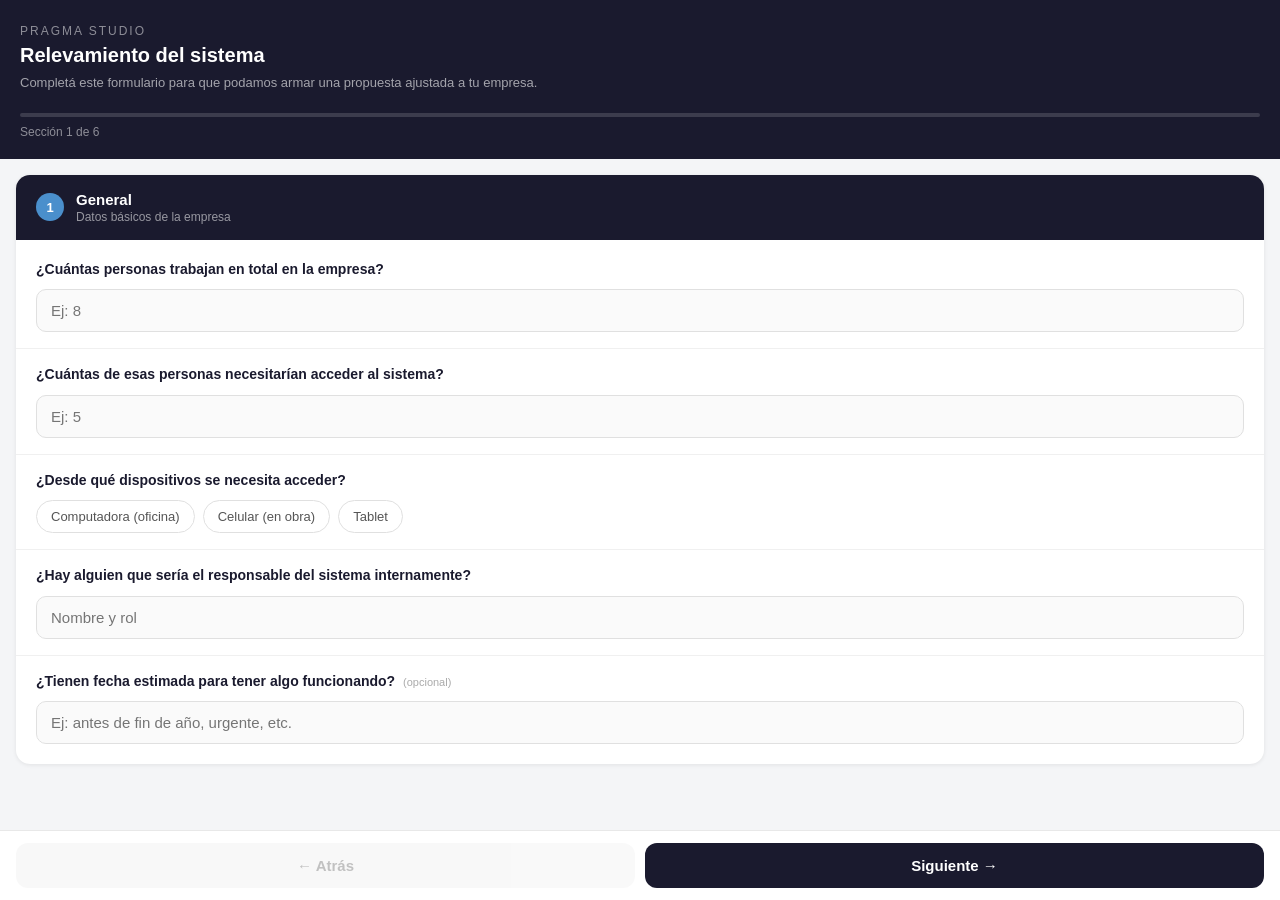
<file: formulario-relevamiento.html>
<!DOCTYPE html>
<html lang="es">
<head>
<meta charset="UTF-8">
<!-- Google tag (gtag.js) -->
<script async src="https://www.googletagmanager.com/gtag/js?id=G-PVCRW4GH5Z"></script>
<script>
  window.dataLayer = window.dataLayer || [];
  function gtag(){dataLayer.push(arguments);}
  gtag('js', new Date());
  gtag('config', 'G-PVCRW4GH5Z');
</script>
<meta name="viewport" content="width=device-width, initial-scale=1.0">
<title>Relevamiento — Sistema de Gestión</title>
<link rel="stylesheet" href="css/formulario-relevamiento.css">
</head>
<body>

<div class="header">
  <div class="header-logo">Pragma Studio</div>
  <h1>Relevamiento del sistema</h1>
  <p>Completá este formulario para que podamos armar una propuesta ajustada a tu empresa.</p>
</div>
<div class="progress-wrap">
  <div class="progress-bar-bg"><div class="progress-bar-fill" id="progressBar"></div></div>
  <div class="progress-text" id="progressText">Sección 1 de 6</div>
</div>

<!-- SECCIÓN 1: GENERAL -->
<div class="section active" id="sec1">
  <div class="section-header">
    <div class="section-num">1</div>
    <div>
      <div class="section-title">General</div>
      <div class="section-subtitle">Datos básicos de la empresa</div>
    </div>
  </div>
  <div class="questions">
    <div class="question">
      <div class="q-label">¿Cuántas personas trabajan en total en la empresa?</div>
      <input type="number" id="q1_1" placeholder="Ej: 8" min="1">
    </div>
    <div class="question">
      <div class="q-label">¿Cuántas de esas personas necesitarían acceder al sistema?</div>
      <input type="number" id="q1_2" placeholder="Ej: 5" min="1">
    </div>
    <div class="question">
      <div class="q-label">¿Desde qué dispositivos se necesita acceder?</div>
      <div class="chips" id="chips_dispositivos">
        <span class="chip" onclick="toggleChip(this)">Computadora (oficina)</span>
        <span class="chip" onclick="toggleChip(this)">Celular (en obra)</span>
        <span class="chip" onclick="toggleChip(this)">Tablet</span>
      </div>
    </div>
    <div class="question">
      <div class="q-label">¿Hay alguien que sería el responsable del sistema internamente?</div>
      <input type="text" id="q1_4" placeholder="Nombre y rol">
    </div>
    <div class="question">
      <div class="q-label">¿Tienen fecha estimada para tener algo funcionando? <span class="q-optional">(opcional)</span></div>
      <input type="text" id="q1_5" placeholder="Ej: antes de fin de año, urgente, etc.">
    </div>
  </div>
</div>

<!-- SECCIÓN 2: OBRAS -->
<div class="section" id="sec2">
  <div class="section-header">
    <div class="section-num">2</div>
    <div>
      <div class="section-title">Obras y trabajos</div>
      <div class="section-subtitle">Cómo se gestionan los trabajos en campo</div>
    </div>
  </div>
  <div class="questions">
    <div class="question">
      <div class="q-label">¿Cómo empieza una obra hoy? ¿Hay presupuesto previo o entra directo?</div>
      <div class="options" id="opts_inicio_obra">
        <label class="option-item"><input type="radio" name="inicio_obra" value="presupuesto"> <label>Siempre hay presupuesto previo</label></label>
        <label class="option-item"><input type="radio" name="inicio_obra" value="directo"> <label>Entra directo como trabajo</label></label>
        <label class="option-item"><input type="radio" name="inicio_obra" value="ambos"> <label>A veces una cosa, a veces la otra</label></label>
      </div>
    </div>
    <div class="question">
      <div class="q-label">¿Cuántas obras pueden tener abiertas al mismo tiempo?</div>
      <input type="text" id="q2_2" placeholder="Ej: entre 5 y 10">
    </div>
    <div class="question">
      <div class="q-label">¿Quién carga el avance de obra?</div>
      <div class="options">
        <label class="option-item"><input type="radio" name="carga_avance" value="campo"> <label>La persona que está en campo</label></label>
        <label class="option-item"><input type="radio" name="carga_avance" value="oficina"> <label>Alguien de la oficina</label></label>
        <label class="option-item"><input type="radio" name="carga_avance" value="ambos"> <label>Ambos según el caso</label></label>
      </div>
    </div>
    <div class="question">
      <div class="q-label">Las fotos de avance, ¿cuántas aproximadamente se sacan por obra?</div>
      <input type="text" id="q2_4" placeholder="Ej: 10 a 20 por visita">
    </div>
    <div class="question">
      <div class="q-label">¿El plano de la obra necesita verse dentro del sistema o se adjunta como archivo?</div>
      <div class="options">
        <label class="option-item"><input type="radio" name="plano" value="ver"> <label>Verlo dentro del sistema</label></label>
        <label class="option-item"><input type="radio" name="plano" value="adjunto"> <label>Adjuntarlo como archivo PDF/imagen</label></label>
        <label class="option-item"><input type="radio" name="plano" value="ambos"> <label>Las dos opciones</label></label>
      </div>
    </div>
    <div class="question">
      <div class="q-label">¿Qué estados debería tener una obra?</div>
      <div class="chips" id="chips_estados">
        <span class="chip" onclick="toggleChip(this)">Pendiente</span>
        <span class="chip" onclick="toggleChip(this)">En ejecución</span>
        <span class="chip" onclick="toggleChip(this)">Finalizada</span>
        <span class="chip" onclick="toggleChip(this)">Facturada</span>
        <span class="chip" onclick="toggleChip(this)">Pausada</span>
        <span class="chip" onclick="toggleChip(this)">Cancelada</span>
      </div>
    </div>
    <div class="question">
      <div class="q-label">¿Se registran materiales o insumos por obra?</div>
      <div class="options">
        <label class="option-item"><input type="radio" name="materiales" value="si"> <label>Sí, es importante llevar ese control</label></label>
        <label class="option-item"><input type="radio" name="materiales" value="no"> <label>No por ahora</label></label>
        <label class="option-item"><input type="radio" name="materiales" value="futuro"> <label>No ahora pero lo queremos a futuro</label></label>
      </div>
    </div>
    <div class="question">
      <div class="q-label">¿Se registran incidencias o problemas que ocurren durante la obra? <span class="q-optional">(opcional)</span></div>
      <textarea id="q2_8" placeholder="Describí cómo lo manejan hoy..."></textarea>
    </div>
  </div>
</div>

<!-- SECCIÓN 3: CLIENTES Y DOCUMENTACIÓN -->
<div class="section" id="sec3">
  <div class="section-header">
    <div class="section-num">3</div>
    <div>
      <div class="section-title">Clientes y documentación</div>
      <div class="section-subtitle">Cómo se organiza la información por cliente</div>
    </div>
  </div>
  <div class="questions">
    <div class="question">
      <div class="q-label">¿Cuáles son los clientes principales con los que trabajan?</div>
      <div class="chips" id="chips_clientes">
        <span class="chip" onclick="toggleChip(this)">EPEC</span>
        <span class="chip" onclick="toggleChip(this)">Claro</span>
        <span class="chip" onclick="toggleChip(this)">Personal</span>
        <span class="chip" onclick="toggleChip(this)">Movistar</span>
        <span class="chip" onclick="toggleChip(this)">Municipalidad</span>
      </div>
      <input type="text" id="q3_1_otros" placeholder="Otros clientes..." style="margin-top: 8px;">
    </div>
    <div class="question">
      <div class="q-label">¿Qué documentos se manejan por cliente?</div>
      <div class="chips" id="chips_docs">
        <span class="chip" onclick="toggleChip(this)">Contratos</span>
        <span class="chip" onclick="toggleChip(this)">Permisos</span>
        <span class="chip" onclick="toggleChip(this)">Planos</span>
        <span class="chip" onclick="toggleChip(this)">Certificados</span>
        <span class="chip" onclick="toggleChip(this)">Presupuestos</span>
        <span class="chip" onclick="toggleChip(this)">Actas</span>
        <span class="chip" onclick="toggleChip(this)">Fotos</span>
      </div>
    </div>
    <div class="question">
      <div class="q-label">Los permisos de Claro, ¿cómo se gestionan hoy y qué información necesitan registrar?</div>
      <textarea id="q3_3" placeholder="Describí el proceso actual..."></textarea>
    </div>
    <div class="question">
      <div class="q-label">¿Se necesita compartir documentación con los clientes desde el sistema?</div>
      <div class="options">
        <label class="option-item"><input type="radio" name="compartir_docs" value="si"> <label>Sí, los clientes necesitan ver cosas</label></label>
        <label class="option-item"><input type="radio" name="compartir_docs" value="no"> <label>No, es solo para uso interno</label></label>
        <label class="option-item"><input type="radio" name="compartir_docs" value="tal_vez"> <label>No por ahora pero podría ser útil</label></label>
      </div>
    </div>
    <div class="question">
      <div class="q-label">¿La estructura de documentación varía entre clientes o es la misma para todos?</div>
      <div class="options">
        <label class="option-item"><input type="radio" name="docs_estructura" value="misma"> <label>La misma estructura para todos</label></label>
        <label class="option-item"><input type="radio" name="docs_estructura" value="varia"> <label>Varía según el cliente</label></label>
      </div>
    </div>
  </div>
</div>

<!-- SECCIÓN 4: CONTABILIDAD -->
<div class="section" id="sec4">
  <div class="section-header">
    <div class="section-num">4</div>
    <div>
      <div class="section-title">Contabilidad y finanzas</div>
      <div class="section-subtitle">Cómo se maneja el dinero y los registros</div>
    </div>
  </div>
  <div class="questions">
    <div class="question">
      <div class="q-label">¿Hay un contador externo que necesite acceder o exportar información?</div>
      <div class="options">
        <label class="option-item"><input type="radio" name="contador" value="si_acceso"> <label>Sí, necesita acceso al sistema</label></label>
        <label class="option-item"><input type="radio" name="contador" value="si_exportar"> <label>Sí, pero solo necesita exportar reportes</label></label>
        <label class="option-item"><input type="radio" name="contador" value="no"> <label>No, lo manejamos internamente</label></label>
      </div>
    </div>
    <div class="question">
      <div class="q-label">¿La caja chica la maneja una sola persona?</div>
      <div class="options">
        <label class="option-item"><input type="radio" name="caja_chica" value="una"> <label>Sí, una sola persona</label></label>
        <label class="option-item"><input type="radio" name="caja_chica" value="varias"> <label>Varias personas pueden tocarla</label></label>
      </div>
    </div>
    <div class="question">
      <div class="q-label">¿Cómo se registran los gastos hoy?</div>
      <div class="chips" id="chips_gastos">
        <span class="chip" onclick="toggleChip(this)">Solo el monto</span>
        <span class="chip" onclick="toggleChip(this)">Con descripción</span>
        <span class="chip" onclick="toggleChip(this)">Con foto del ticket/factura</span>
        <span class="chip" onclick="toggleChip(this)">Por categoría</span>
        <span class="chip" onclick="toggleChip(this)">Asociado a una obra</span>
      </div>
    </div>
    <div class="question">
      <div class="q-label">¿Se necesita ver la rentabilidad por obra? (cuánto costó vs. cuánto facturaron)</div>
      <div class="options">
        <label class="option-item"><input type="radio" name="rentabilidad" value="si"> <label>Sí, es muy importante</label></label>
        <label class="option-item"><input type="radio" name="rentabilidad" value="tal_vez"> <label>Sería útil pero no es urgente</label></label>
        <label class="option-item"><input type="radio" name="rentabilidad" value="no"> <label>No lo necesitamos</label></label>
      </div>
    </div>
    <div class="question">
      <div class="q-label">¿Facturan con AFIP?</div>
      <div class="options">
        <label class="option-item"><input type="radio" name="afip" value="si_generar"> <label>Sí, y queremos generarlas desde el sistema</label></label>
        <label class="option-item"><input type="radio" name="afip" value="si_registrar"> <label>Sí, pero solo registrarlas (las generamos en otro lado)</label></label>
        <label class="option-item"><input type="radio" name="afip" value="no"> <label>No por ahora</label></label>
      </div>
    </div>
    <div class="question">
      <div class="q-label">¿Manejan cuenta corriente con clientes o proveedores? <span class="q-optional">(opcional)</span></div>
      <textarea id="q4_6" placeholder="Describí cómo funciona..."></textarea>
    </div>
  </div>
</div>

<!-- SECCIÓN 5: ROLES -->
<div class="section" id="sec5">
  <div class="section-header">
    <div class="section-num">5</div>
    <div>
      <div class="section-title">Roles y usuarios</div>
      <div class="section-subtitle">Quién puede ver y hacer qué</div>
    </div>
  </div>
  <div class="questions">
    <div class="question">
      <div class="q-label">¿Maca (administración) debería tener acceso a todo?</div>
      <div class="options">
        <label class="option-item"><input type="radio" name="maca_acceso" value="si"> <label>Sí, acceso completo</label></label>
        <label class="option-item"><input type="radio" name="maca_acceso" value="no"> <label>No, solo administración (sin finanzas por ejemplo)</label></label>
      </div>
    </div>
    <div class="question">
      <div class="q-label">¿Ricardo (obra) debería ver información de finanzas?</div>
      <div class="options">
        <label class="option-item"><input type="radio" name="ricardo_finanzas" value="si"> <label>Sí</label></label>
        <label class="option-item"><input type="radio" name="ricardo_finanzas" value="no"> <label>No, solo sus obras y trabajos</label></label>
        <label class="option-item"><input type="radio" name="ricardo_finanzas" value="parcial"> <label>Solo algunos datos financieros</label></label>
      </div>
    </div>
    <div class="question">
      <div class="q-label">¿Nico y sus hermanos necesitan acceso desde el celular estando en campo?</div>
      <div class="options">
        <label class="option-item"><input type="radio" name="nico_cel" value="si"> <label>Sí, imprescindible desde el celular</label></label>
        <label class="option-item"><input type="radio" name="nico_cel" value="no"> <label>No, solo cargan desde la oficina</label></label>
        <label class="option-item"><input type="radio" name="nico_cel" value="ambos"> <label>Desde ambos lugares</label></label>
      </div>
    </div>
    <div class="question">
      <div class="q-label">¿Qué debería poder hacer cada persona en el sistema? <span class="q-optional">(opcional)</span></div>
      <textarea id="q5_4" placeholder="Ej: Maca puede ver todo, Ricardo solo carga avances y fotos, Nico ve sus obras asignadas..."></textarea>
    </div>
    <div class="question">
      <div class="q-label">¿Se necesita un historial de quién hizo qué dentro del sistema?</div>
      <div class="options">
        <label class="option-item"><input type="radio" name="historial" value="si"> <label>Sí, es importante saber quién tocó qué</label></label>
        <label class="option-item"><input type="radio" name="historial" value="no"> <label>No es necesario</label></label>
      </div>
    </div>
  </div>
</div>

<!-- SECCIÓN 6: PRIORIDADES -->
<div class="section" id="sec6">
  <div class="section-header">
    <div class="section-num">6</div>
    <div>
      <div class="section-title">Prioridades</div>
      <div class="section-subtitle">Lo más importante para arrancar</div>
    </div>
  </div>
  <div class="questions">
    <div class="question">
      <div class="q-label">Si tuvieran que elegir solo una cosa para resolver primero, ¿cuál sería?</div>
      <div class="options">
        <label class="option-item"><input type="radio" name="prioridad1" value="obras"> <label>Gestión de obras y avances</label></label>
        <label class="option-item"><input type="radio" name="prioridad1" value="docs"> <label>Documentación y archivos</label></label>
        <label class="option-item"><input type="radio" name="prioridad1" value="finanzas"> <label>Contabilidad y finanzas</label></label>
        <label class="option-item"><input type="radio" name="prioridad1" value="clientes"> <label>Gestión de clientes y permisos</label></label>
      </div>
    </div>
    <div class="question">
      <div class="q-label">¿Hay algo del Excel actual que funciona bien y quieren mantener igual?</div>
      <textarea id="q6_2" placeholder="Describí qué cosas del Excel les gustan o no quieren perder..."></textarea>
    </div>
    <div class="question">
      <div class="q-label">¿Cuál es el mayor dolor que tiene la empresa hoy con la forma en que trabajan?</div>
      <textarea id="q6_3" placeholder="Lo que más tiempo les hace perder, lo que más errores genera..."></textarea>
    </div>

    <div class="question">
      <div class="q-label">¿Algo más que quieran agregar o aclarar? <span class="q-optional">(opcional)</span></div>
      <textarea id="q6_5" placeholder="Cualquier cosa que no haya quedado clara..."></textarea>
    </div>
  </div>
</div>

<!-- RESUMEN -->
<div class="summary" id="summary">
  <div id="summaryContent"></div>
  <button class="btn-copy" onclick="copyResults()">📋 Copiar respuestas</button>
  <div class="copy-confirm" id="copyConfirm">✓ Copiado al portapapeles</div>
</div>

<div class="spacer"></div>

<!-- NAV -->
<div class="nav" id="navBar">
  <button class="btn btn-prev" id="btnPrev" onclick="prevSection()" disabled>← Atrás</button>
  <button class="btn btn-next" id="btnNext" onclick="nextSection()">Siguiente →</button>
</div>

<script src="js/formulario-relevamiento.js"></script>
</body>
</html>
</file>
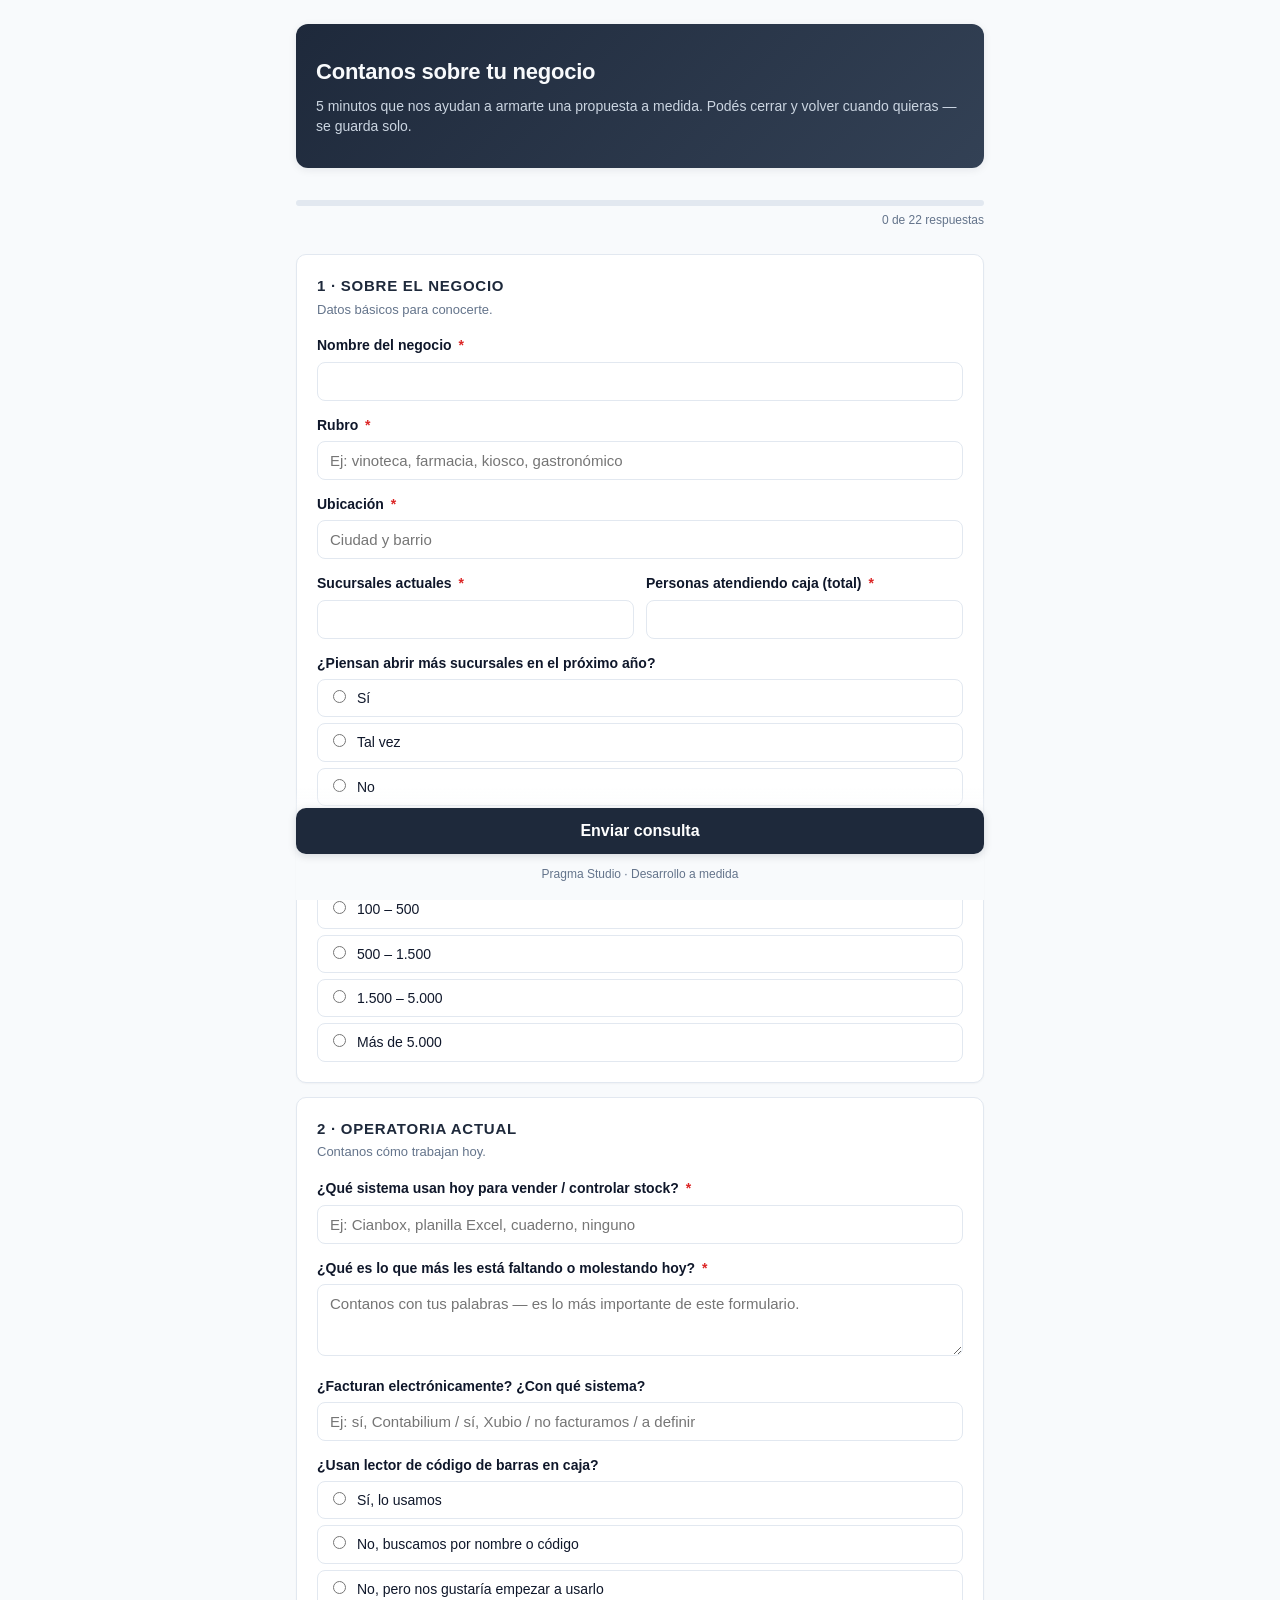
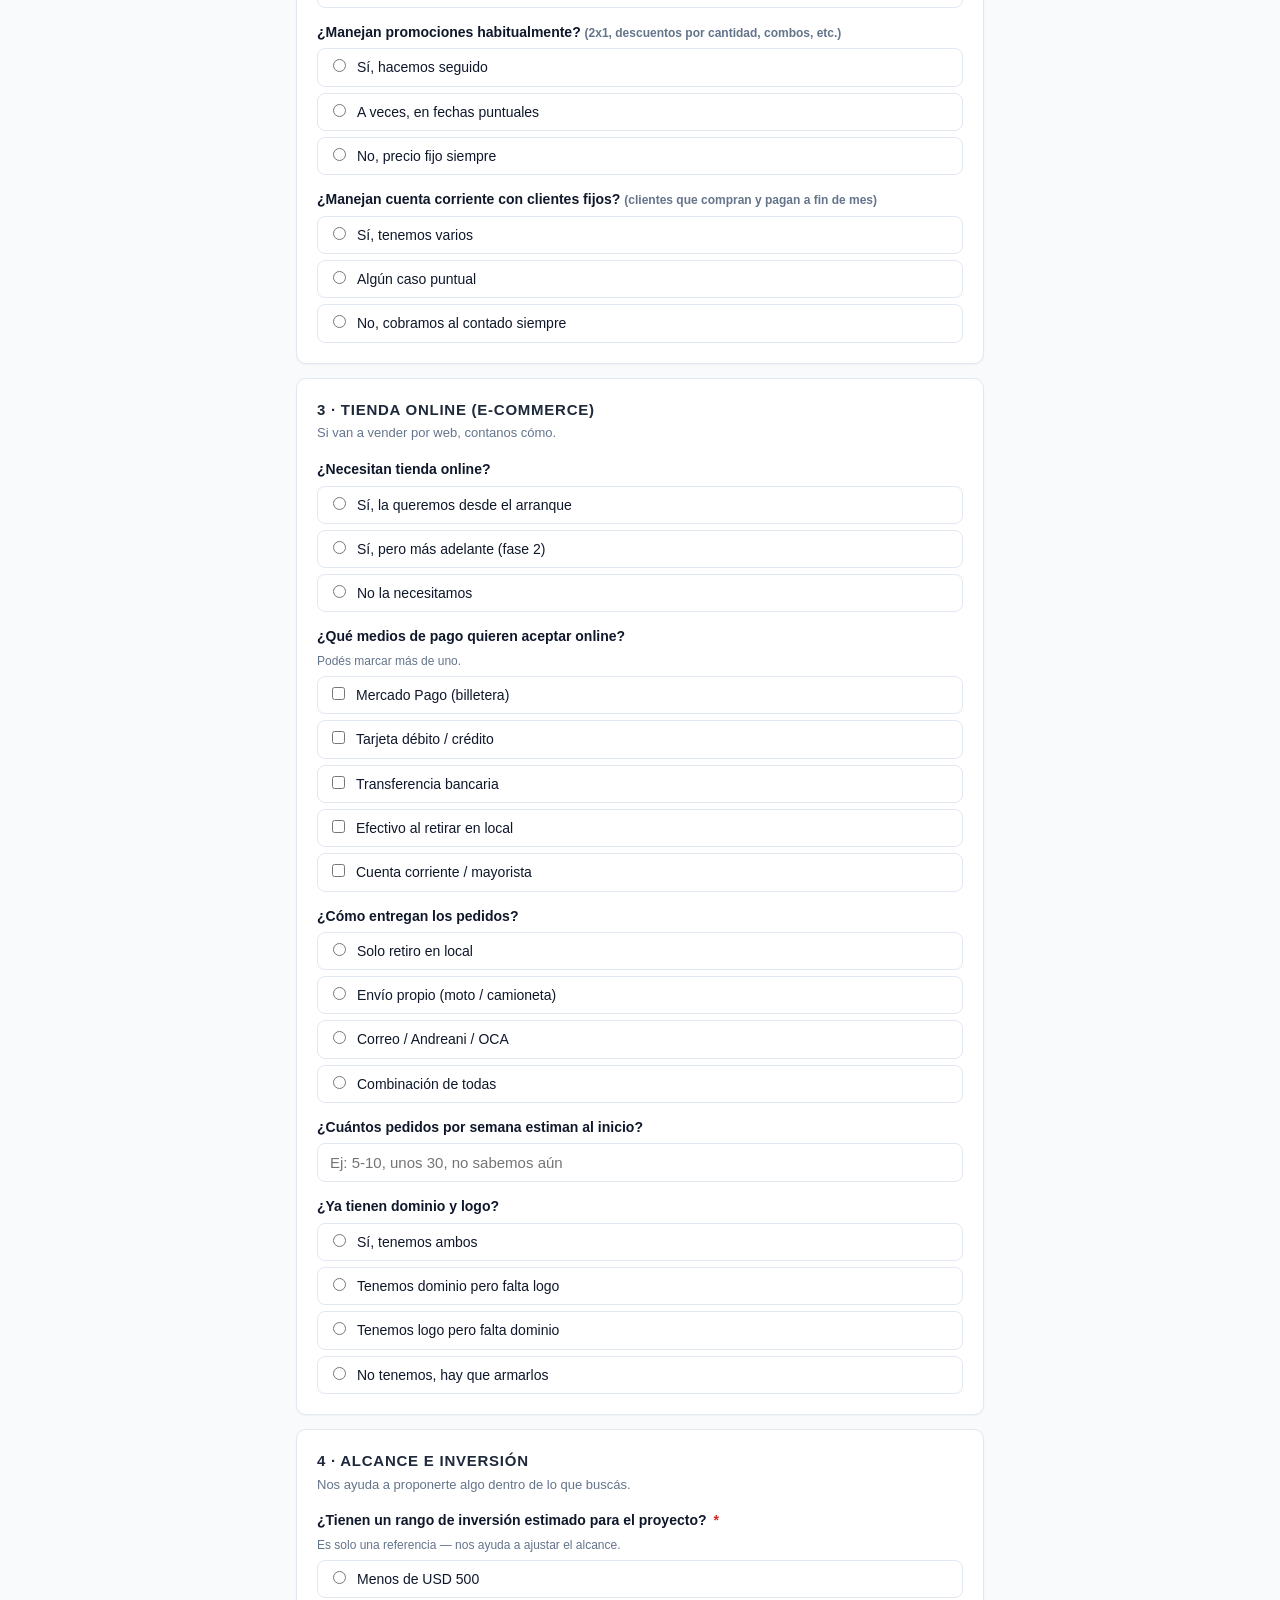
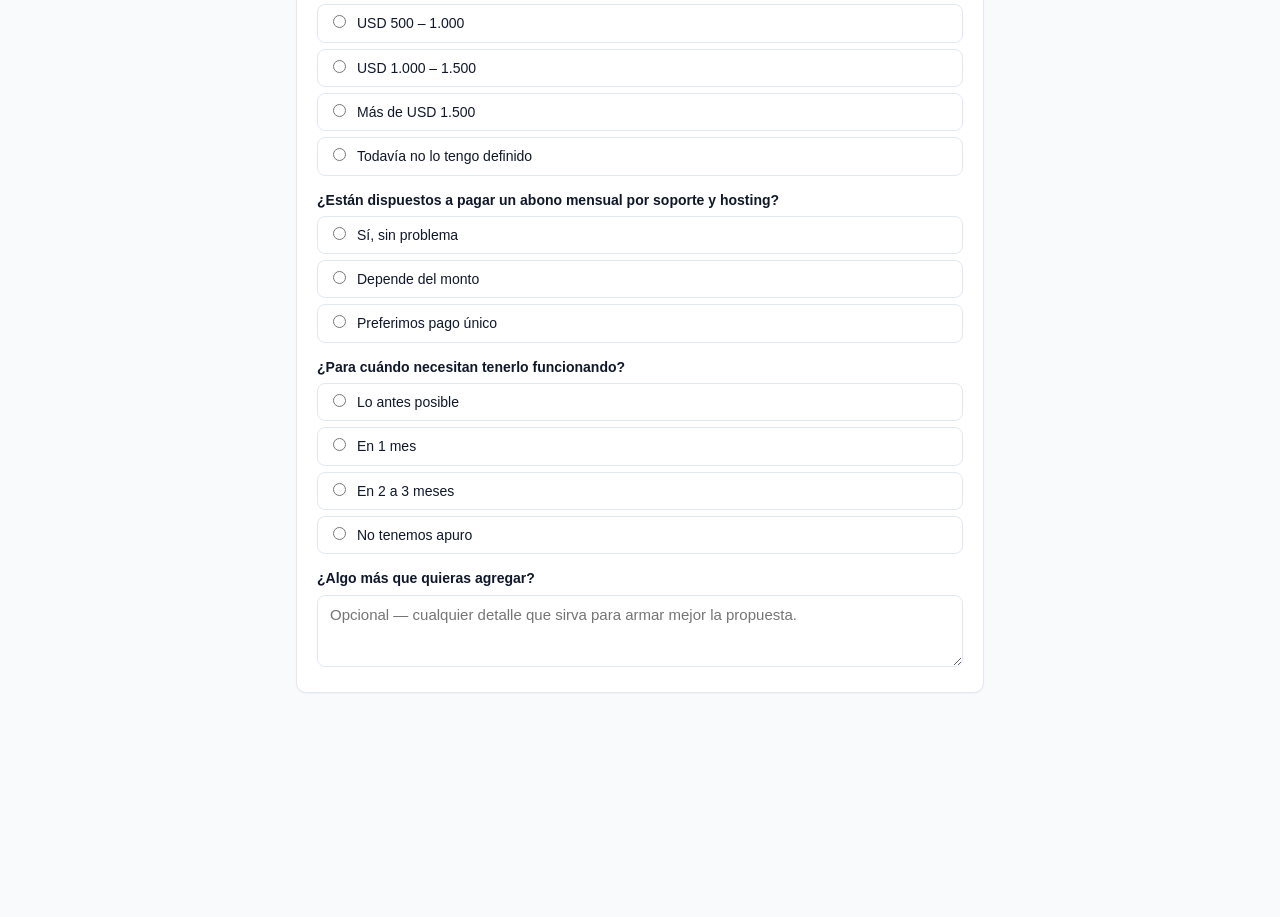
<file: formulario.html>
<!doctype html>
<html lang="es">
<head>
  <meta charset="utf-8" />
  <!-- Google tag (gtag.js) -->
  <script async src="https://www.googletagmanager.com/gtag/js?id=G-PVCRW4GH5Z"></script>
  <script>
    window.dataLayer = window.dataLayer || [];
    function gtag(){dataLayer.push(arguments);}
    gtag('js', new Date());
    gtag('config', 'G-PVCRW4GH5Z');
  </script>
  <meta name="viewport" content="width=device-width, initial-scale=1" />
  <title>Consulta de sistema — Pragma Studio</title>
  <meta name="description" content="Contanos sobre tu negocio así te armamos una propuesta a medida." />
  <link rel="stylesheet" href="css/formulario.css">
</head>
<body>
  <div class="wrap">

    <header>
      <h1>Contanos sobre tu negocio</h1>
      <p>5 minutos que nos ayudan a armarte una propuesta a medida. Podés cerrar y volver cuando quieras — se guarda solo.</p>
    </header>

    <div class="progress">
      <div class="progress-bar"><div class="progress-fill" id="pfill"></div></div>
      <div class="progress-label"><span id="pcount">0</span> de <span id="ptotal">0</span> respuestas</div>
    </div>

    <form id="form" autocomplete="on">

      <!-- SECCIÓN 1 -->
      <section class="card">
        <h2>1 · Sobre el negocio</h2>
        <div class="hint">Datos básicos para conocerte.</div>

        <div class="field">
          <label class="q" for="negocio_nombre">Nombre del negocio <span class="required">*</span></label>
          <input type="text" id="negocio_nombre" name="negocio_nombre" required />
        </div>

        <div class="field">
          <label class="q" for="negocio_rubro">Rubro <span class="required">*</span></label>
          <input type="text" id="negocio_rubro" name="negocio_rubro" placeholder="Ej: vinoteca, farmacia, kiosco, gastronómico" required />
        </div>

        <div class="field">
          <label class="q" for="negocio_ubicacion">Ubicación <span class="required">*</span></label>
          <input type="text" id="negocio_ubicacion" name="negocio_ubicacion" placeholder="Ciudad y barrio" required />
        </div>

        <div class="row-2">
          <div class="field">
            <label class="q" for="sucursales_actuales">Sucursales actuales <span class="required">*</span></label>
            <input type="text" inputmode="numeric" id="sucursales_actuales" name="sucursales_actuales" required />
          </div>
          <div class="field">
            <label class="q" for="cajeros_total">Personas atendiendo caja (total) <span class="required">*</span></label>
            <input type="text" inputmode="numeric" id="cajeros_total" name="cajeros_total" required />
          </div>
        </div>

        <div class="field">
          <label class="q">¿Piensan abrir más sucursales en el próximo año?</label>
          <div class="radios">
            <label><input type="radio" name="mas_sucursales" value="Sí" /><span>Sí</span></label>
            <label><input type="radio" name="mas_sucursales" value="Tal vez" /><span>Tal vez</span></label>
            <label><input type="radio" name="mas_sucursales" value="No" /><span>No</span></label>
          </div>
        </div>

        <div class="field">
          <label class="q">¿Cuántos productos manejan aproximadamente en el catálogo?</label>
          <div class="radios">
            <label><input type="radio" name="cant_productos" value="Menos de 100" /><span>Menos de 100</span></label>
            <label><input type="radio" name="cant_productos" value="100 – 500" /><span>100 – 500</span></label>
            <label><input type="radio" name="cant_productos" value="500 – 1.500" /><span>500 – 1.500</span></label>
            <label><input type="radio" name="cant_productos" value="1.500 – 5.000" /><span>1.500 – 5.000</span></label>
            <label><input type="radio" name="cant_productos" value="Más de 5.000" /><span>Más de 5.000</span></label>
          </div>
        </div>
      </section>

      <!-- SECCIÓN 2 -->
      <section class="card">
        <h2>2 · Operatoria actual</h2>
        <div class="hint">Contanos cómo trabajan hoy.</div>

        <div class="field">
          <label class="q" for="sistema_actual">¿Qué sistema usan hoy para vender / controlar stock? <span class="required">*</span></label>
          <input type="text" id="sistema_actual" name="sistema_actual" placeholder="Ej: Cianbox, planilla Excel, cuaderno, ninguno" required />
        </div>

        <div class="field">
          <label class="q" for="pain">¿Qué es lo que más les está faltando o molestando hoy? <span class="required">*</span></label>
          <textarea id="pain" name="pain" placeholder="Contanos con tus palabras — es lo más importante de este formulario." required></textarea>
        </div>

        <div class="field">
          <label class="q" for="facturacion">¿Facturan electrónicamente? ¿Con qué sistema?</label>
          <input type="text" id="facturacion" name="facturacion" placeholder="Ej: sí, Contabilium / sí, Xubio / no facturamos / a definir" />
        </div>

        <div class="field">
          <label class="q">¿Usan lector de código de barras en caja?</label>
          <div class="radios">
            <label><input type="radio" name="barcode" value="Sí" /><span>Sí, lo usamos</span></label>
            <label><input type="radio" name="barcode" value="No, buscamos por nombre o código" /><span>No, buscamos por nombre o código</span></label>
            <label><input type="radio" name="barcode" value="Nos gustaría usarlo" /><span>No, pero nos gustaría empezar a usarlo</span></label>
          </div>
        </div>

        <div class="field">
          <label class="q">¿Manejan promociones habitualmente? <span class="sub">(2x1, descuentos por cantidad, combos, etc.)</span></label>
          <div class="radios">
            <label><input type="radio" name="promos" value="Sí, seguido" /><span>Sí, hacemos seguido</span></label>
            <label><input type="radio" name="promos" value="A veces" /><span>A veces, en fechas puntuales</span></label>
            <label><input type="radio" name="promos" value="No" /><span>No, precio fijo siempre</span></label>
          </div>
        </div>

        <div class="field">
          <label class="q">¿Manejan cuenta corriente con clientes fijos? <span class="sub">(clientes que compran y pagan a fin de mes)</span></label>
          <div class="radios">
            <label><input type="radio" name="ctacte" value="Sí" /><span>Sí, tenemos varios</span></label>
            <label><input type="radio" name="ctacte" value="Alguno puntual" /><span>Algún caso puntual</span></label>
            <label><input type="radio" name="ctacte" value="No" /><span>No, cobramos al contado siempre</span></label>
          </div>
        </div>
      </section>

      <!-- SECCIÓN 3 -->
      <section class="card">
        <h2>3 · Tienda online (e-commerce)</h2>
        <div class="hint">Si van a vender por web, contanos cómo.</div>

        <div class="field">
          <label class="q">¿Necesitan tienda online?</label>
          <div class="radios">
            <label><input type="radio" name="ecommerce" value="Sí, desde el arranque" /><span>Sí, la queremos desde el arranque</span></label>
            <label><input type="radio" name="ecommerce" value="Sí, más adelante" /><span>Sí, pero más adelante (fase 2)</span></label>
            <label><input type="radio" name="ecommerce" value="No" /><span>No la necesitamos</span></label>
          </div>
        </div>

        <div class="field">
          <label class="q">¿Qué medios de pago quieren aceptar online?</label>
          <div class="sub">Podés marcar más de uno.</div>
          <div class="checks">
            <label><input type="checkbox" name="pagos[]" value="Mercado Pago (billetera)" /><span>Mercado Pago (billetera)</span></label>
            <label><input type="checkbox" name="pagos[]" value="Tarjeta débito/crédito" /><span>Tarjeta débito / crédito</span></label>
            <label><input type="checkbox" name="pagos[]" value="Transferencia bancaria" /><span>Transferencia bancaria</span></label>
            <label><input type="checkbox" name="pagos[]" value="Efectivo al retirar" /><span>Efectivo al retirar en local</span></label>
            <label><input type="checkbox" name="pagos[]" value="Cuenta corriente / mayorista" /><span>Cuenta corriente / mayorista</span></label>
          </div>
        </div>

        <div class="field">
          <label class="q">¿Cómo entregan los pedidos?</label>
          <div class="radios">
            <label><input type="radio" name="envios" value="Solo retiro en local" /><span>Solo retiro en local</span></label>
            <label><input type="radio" name="envios" value="Envío propio (moto/camioneta)" /><span>Envío propio (moto / camioneta)</span></label>
            <label><input type="radio" name="envios" value="Correo / Andreani / OCA" /><span>Correo / Andreani / OCA</span></label>
            <label><input type="radio" name="envios" value="Combinación de todas" /><span>Combinación de todas</span></label>
          </div>
        </div>

        <div class="field">
          <label class="q" for="volumen_web">¿Cuántos pedidos por semana estiman al inicio?</label>
          <input type="text" id="volumen_web" name="volumen_web" placeholder="Ej: 5-10, unos 30, no sabemos aún" />
        </div>

        <div class="field">
          <label class="q">¿Ya tienen dominio y logo?</label>
          <div class="radios">
            <label><input type="radio" name="dominio_logo" value="Sí, tenemos ambos" /><span>Sí, tenemos ambos</span></label>
            <label><input type="radio" name="dominio_logo" value="Solo dominio" /><span>Tenemos dominio pero falta logo</span></label>
            <label><input type="radio" name="dominio_logo" value="Solo logo" /><span>Tenemos logo pero falta dominio</span></label>
            <label><input type="radio" name="dominio_logo" value="Ninguno" /><span>No tenemos, hay que armarlos</span></label>
          </div>
        </div>
      </section>

      <!-- SECCIÓN 4 -->
      <section class="card">
        <h2>4 · Alcance e inversión</h2>
        <div class="hint">Nos ayuda a proponerte algo dentro de lo que buscás.</div>

        <div class="field">
          <label class="q">¿Tienen un rango de inversión estimado para el proyecto? <span class="required">*</span></label>
          <div class="sub">Es solo una referencia — nos ayuda a ajustar el alcance.</div>
          <div class="radios">
            <label><input type="radio" name="presupuesto" value="Menos de USD 500" required /><span>Menos de USD 500</span></label>
            <label><input type="radio" name="presupuesto" value="USD 500 – 1.000" /><span>USD 500 – 1.000</span></label>
            <label><input type="radio" name="presupuesto" value="USD 1.000 – 1.500" /><span>USD 1.000 – 1.500</span></label>
            <label><input type="radio" name="presupuesto" value="Más de USD 1.500" /><span>Más de USD 1.500</span></label>
            <label><input type="radio" name="presupuesto" value="Todavía no lo tengo definido" /><span>Todavía no lo tengo definido</span></label>
          </div>
        </div>

        <div class="field">
          <label class="q">¿Están dispuestos a pagar un abono mensual por soporte y hosting?</label>
          <div class="radios">
            <label><input type="radio" name="mensual" value="Sí, sin problema" /><span>Sí, sin problema</span></label>
            <label><input type="radio" name="mensual" value="Depende del monto" /><span>Depende del monto</span></label>
            <label><input type="radio" name="mensual" value="Preferimos pago único" /><span>Preferimos pago único</span></label>
          </div>
        </div>

        <div class="field">
          <label class="q">¿Para cuándo necesitan tenerlo funcionando?</label>
          <div class="radios">
            <label><input type="radio" name="timing" value="Lo antes posible" /><span>Lo antes posible</span></label>
            <label><input type="radio" name="timing" value="En 1 mes" /><span>En 1 mes</span></label>
            <label><input type="radio" name="timing" value="En 2 a 3 meses" /><span>En 2 a 3 meses</span></label>
            <label><input type="radio" name="timing" value="No tenemos apuro" /><span>No tenemos apuro</span></label>
          </div>
        </div>

        <div class="field">
          <label class="q" for="comentarios">¿Algo más que quieras agregar?</label>
          <textarea id="comentarios" name="comentarios" placeholder="Opcional — cualquier detalle que sirva para armar mejor la propuesta."></textarea>
        </div>
      </section>

      <div class="actions">
        <button type="submit" class="primary">Enviar consulta</button>
        <div class="footer-note">Pragma Studio · Desarrollo a medida</div>
      </div>
    </form>
  </div>

  <!-- Modal de envío -->
  <div class="backdrop" id="modal">
    <div class="modal">
      <div class="modal-header">
        <h3>¡Listo! Elegí cómo mandarlo</h3>
        <p>El formulario no se envía solo — copiá / compartilo por el medio que prefieras.</p>
      </div>
      <div class="modal-body">
        <div class="btn-row">
          <a id="btn-wa" href="#" class="btn whatsapp" target="_blank" rel="noopener">
            💬 Mandar por WhatsApp
          </a>
          <button type="button" id="btn-copy" class="btn secondary">📋 Copiar todo</button>
          <button type="button" id="btn-download" class="btn secondary">⬇️ Descargar como .txt</button>
        </div>
        <div class="resumen" id="resumen"></div>
      </div>
    </div>
  </div>

  <div class="toast" id="toast"></div>

  <script src="js/formulario.js"></script>
</body>
</html>
</file>
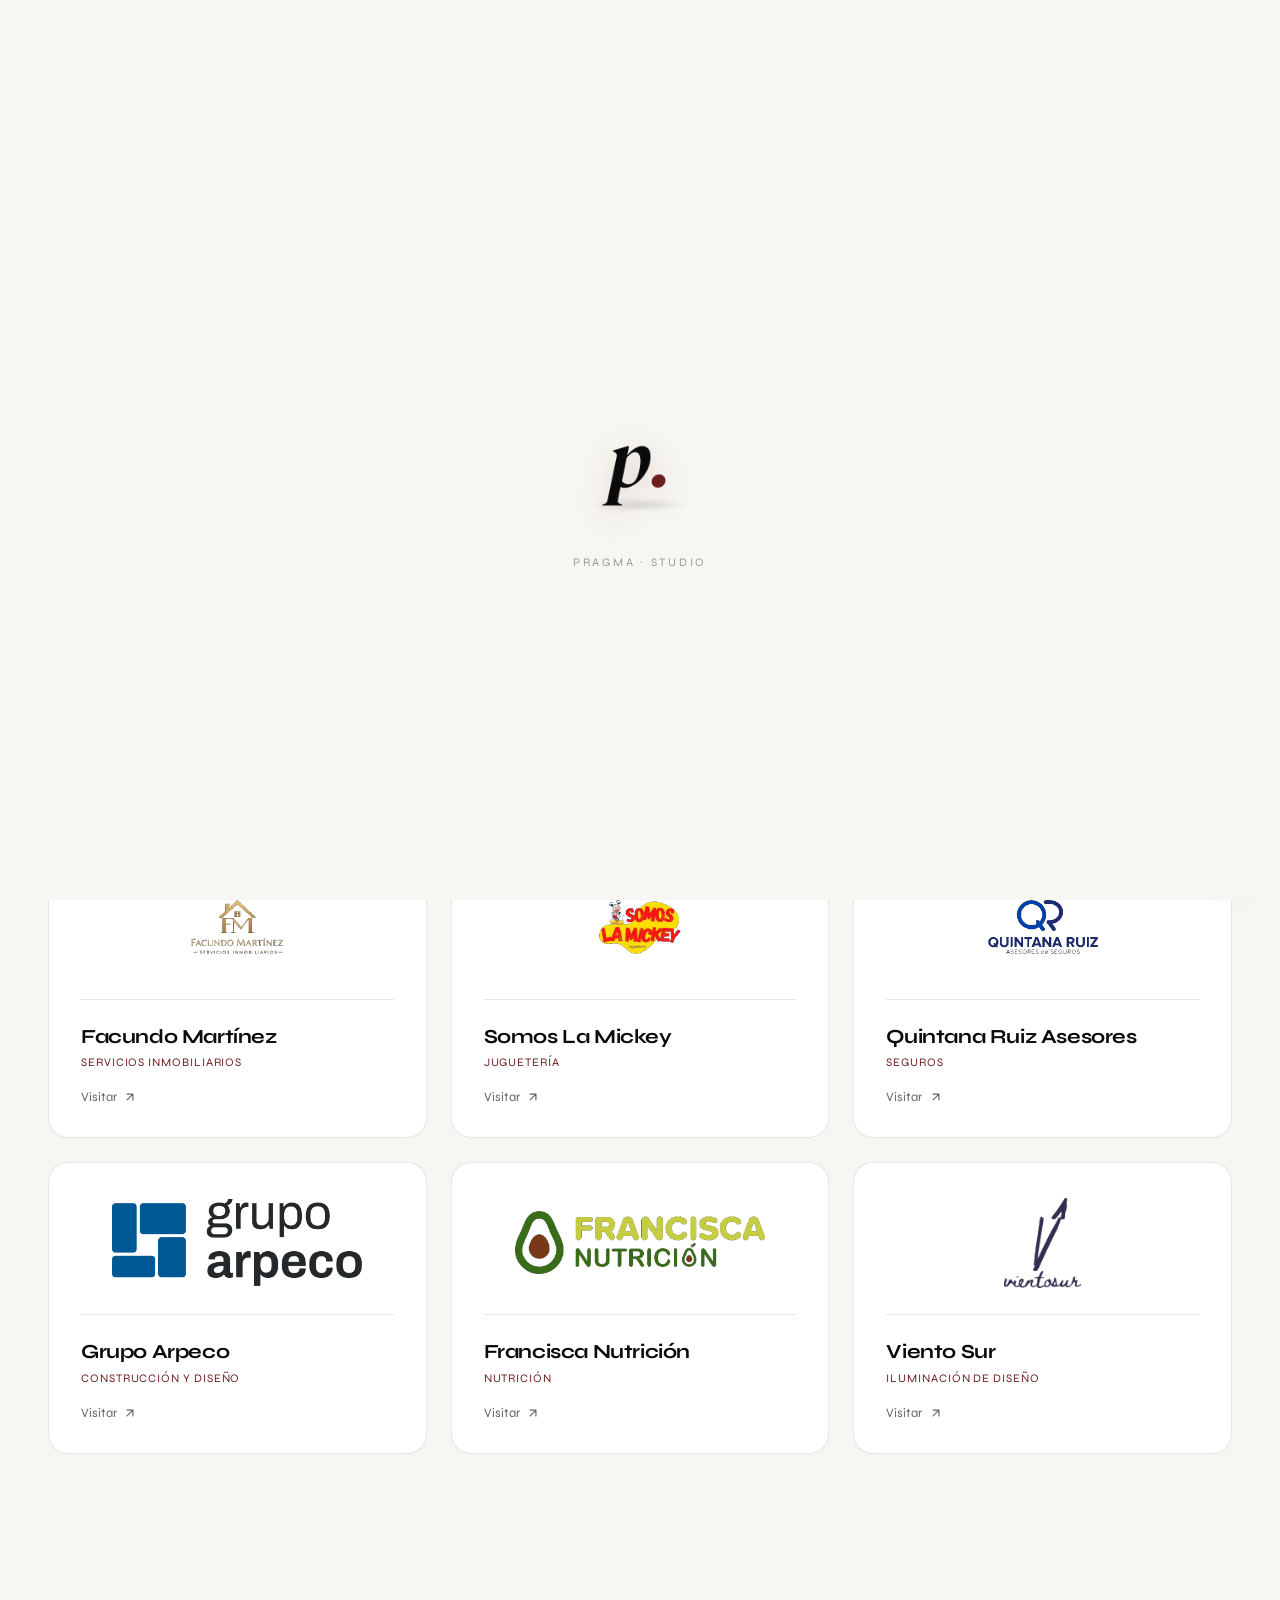
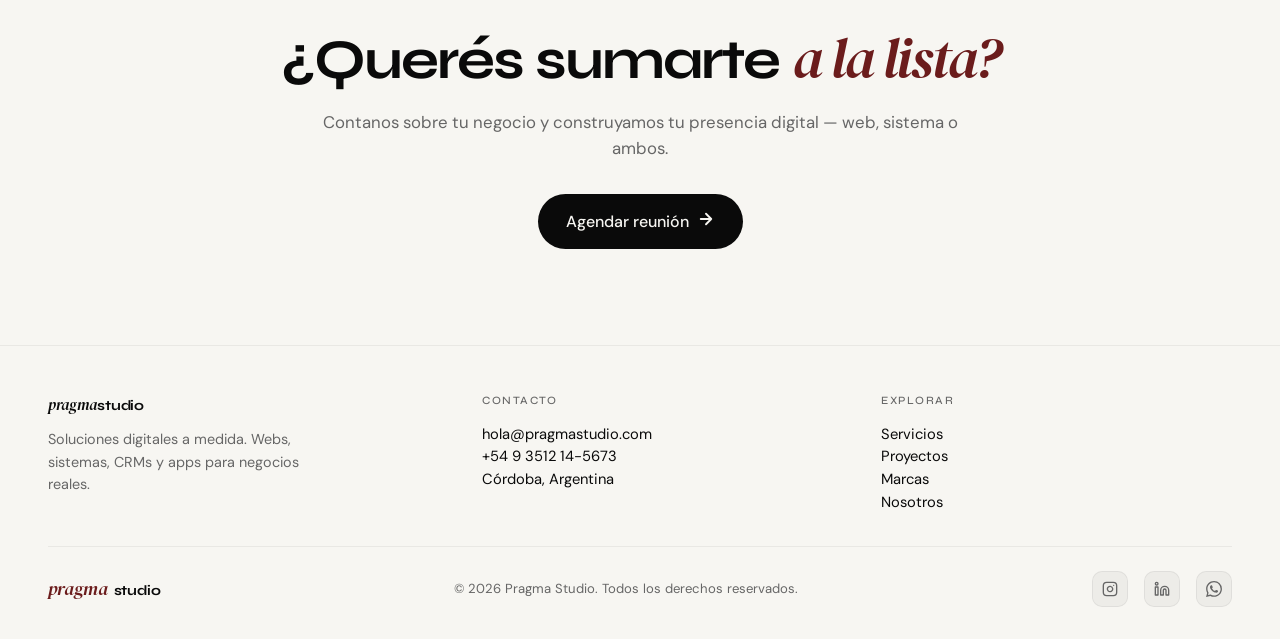
<file: marcas.html>
<!DOCTYPE html>
<html lang="es">

<head>
  <meta charset="UTF-8">
  <!-- Google tag (gtag.js) -->
  <script async src="https://www.googletagmanager.com/gtag/js?id=G-PVCRW4GH5Z"></script>
  <script>
    window.dataLayer = window.dataLayer || [];
    function gtag(){dataLayer.push(arguments);}
    gtag('js', new Date());
    gtag('config', 'G-PVCRW4GH5Z');
  </script>
  <meta name="viewport" content="width=device-width, initial-scale=1.0">
  <title>marcas — pragma studio</title>
  <meta name="description" content="Marcas y negocios que confían en pragma studio: EMAT, Galo Wines, Greenova, Facundo Martínez, Somos La Mickey y Quintana Ruiz Asesores.">
  <meta property="og:title" content="marcas — pragma studio">
  <meta property="og:description" content="Marcas con las que trabajamos en pragma studio.">
  <meta property="og:type" content="website">
  <link rel="icon" type="image/png" href="images/favicon.png">
  <link rel="shortcut icon" type="image/png" href="images/favicon.png">
  <link rel="apple-touch-icon" href="images/favicon.png">
  <meta name="theme-color" content="#f7f6f2">
  <link rel="preconnect" href="https://fonts.googleapis.com">
  <link rel="preconnect" href="https://fonts.gstatic.com" crossorigin>
  <link
    href="https://fonts.googleapis.com/css2?family=Syne:wght@400;500;600;700;800&family=DM+Sans:ital,opsz,wght@0,9..40,300;0,9..40,400;0,9..40,500;1,9..40,300;1,9..40,400&family=DM+Serif+Display:ital@0;1&family=JetBrains+Mono:wght@400;500&display=swap"
    rel="stylesheet">
  <link rel="stylesheet" href="css/marcas.css">
</head>

<body class="loading">
  <div class="page-loader" id="pageLoader" aria-hidden="true">
    <div class="loader-scene">
      <div class="loader-shadow"></div>
      <div class="loader-die"><img src="images/favicon.png" alt=""></div>
    </div>
    <div class="loader-caption">pragma · studio</div>
  </div>

  <div class="grid-lens" id="gridLens"></div>
  <div class="grid-lens-core" id="gridLensCore"></div>

  <!-- ══════ NAV ══════ -->
  <nav id="navbar">
    <a href="index.html" class="nav-logo">pragma<span class="nav-logo-sub">studio</span></a>
    <div class="nav-links" id="navLinks">
      <a href="index.html#servicios" data-i18n-en="Services">Servicios</a>
      <a href="proyectos.html" data-i18n-en="Work">Proyectos</a>
      <a href="marcas.html" data-i18n-en="Brands">Marcas</a>
      <a href="index.html#nosotros" data-i18n-en="Studio">Nosotros</a>
      <a href="https://wa.me/5493512145673" target="_blank" rel="noopener" data-i18n-en="Contact">Contacto</a>
    </div>
    <div class="nav-actions">
      <div class="lang-toggle" role="group" aria-label="Idioma" data-i18n-en-aria-label="Language">
        <button type="button" class="active" data-lang="es">ES</button>
        <button type="button" data-lang="en">EN</button>
      </div>
      <a href="https://wa.me/5493512145673" target="_blank" rel="noopener" class="nav-wa" aria-label="WhatsApp" data-i18n-en-aria-label="WhatsApp">
        <svg viewBox="0 0 24 24" fill="currentColor">
          <path d="M17.472 14.382c-.297-.149-1.758-.867-2.03-.966-.273-.099-.471-.148-.67.15-.197.297-.767.966-.94 1.164-.173.199-.347.223-.644.075-.297-.15-1.255-.463-2.39-1.475-.883-.788-1.48-1.761-1.653-2.059-.173-.297-.018-.458.13-.606.134-.133.298-.347.446-.52.149-.174.198-.298.298-.497.099-.198.05-.371-.025-.52-.075-.149-.669-1.612-.916-2.207-.242-.579-.487-.5-.669-.51-.173-.008-.371-.01-.57-.01-.198 0-.52.074-.792.372-.272.297-1.04 1.016-1.04 2.479 0 1.462 1.065 2.875 1.213 3.074.149.198 2.096 3.2 5.077 4.487.709.306 1.262.489 1.694.625.712.227 1.36.195 1.871.118.571-.085 1.758-.719 2.006-1.413.248-.694.248-1.289.173-1.413-.074-.124-.272-.198-.57-.347m-5.421 7.403h-.004a9.87 9.87 0 01-5.031-1.378l-.361-.214-3.741.982.998-3.648-.235-.374a9.86 9.86 0 01-1.51-5.26c.001-5.45 4.436-9.884 9.888-9.884 2.64 0 5.122 1.03 6.988 2.898a9.825 9.825 0 012.893 6.994c-.003 5.45-4.437 9.884-9.885 9.884m8.413-18.297A11.815 11.815 0 0012.05 0C5.495 0 .16 5.335.157 11.892c0 2.096.547 4.142 1.588 5.945L.057 24l6.305-1.654a11.882 11.882 0 005.683 1.448h.005c6.554 0 11.89-5.335 11.893-11.893a11.821 11.821 0 00-3.48-8.413" />
        </svg>
      </a>
      <a href="https://wa.me/5493512145673?text=Hola!%20Me%20gustar%C3%ADa%20coordinar%20una%20reuni%C3%B3n%20para%20contarles%20sobre%20mi%20proyecto." data-i18n-en-href="https://wa.me/5493512145673?text=Hi!%20I%27d%20like%20to%20book%20a%20call%20to%20discuss%20my%20project." target="_blank" rel="noopener" class="nav-cta">
        <span data-i18n-en="Let's talk">Hablemos</span>
        <span class="nav-cta-arrow">
          <svg viewBox="0 0 24 24" fill="none" stroke="currentColor" stroke-width="2.5" stroke-linecap="round" stroke-linejoin="round">
            <path d="M5 12h14M12 5l7 7-7 7" />
          </svg>
        </span>
      </a>
    </div>
    <button class="nav-toggle" id="navToggle" aria-label="Menú" data-i18n-en-aria-label="Menu">
      <span></span><span></span><span></span>
    </button>
  </nav>

  <!-- ══════ HERO ══════ -->
  <section class="hero">
    <div class="container">
      <span class="section-tag" data-i18n-en="Brands">Marcas</span>
      <h1 class="hero-title">
        <span data-i18n-en="Brands we">Marcas con las que</span>
        <em data-i18n-en="work with">trabajamos</em>.
      </h1>
      <p class="hero-desc" data-i18n-en="Businesses and brands that trust pragma — from websites to full systems. All of them live and in production.">Negocios y marcas que confían en pragma — desde webs hasta sistemas completos. Todas vivas y en producción.</p>
    </div>
  </section>

  <!-- ══════ MARCAS ══════ -->
  <section class="marcas-section">
    <div class="container">
      <div class="marcas-grid">

        <a class="marca-card reveal" href="https://www.instagram.com/emat.ok/?hl=es-la" target="_blank" rel="noopener noreferrer">
          <div class="marca-logo"><img src="images/brands/emat.png" alt="Logo EMAT"></div>
          <h2 class="marca-name">EMAT</h2>
          <span class="marca-type" data-i18n-en="Thermal &amp; acoustic insulation">Aislación térmica y acústica</span>
          <span class="marca-visit">
            <span data-i18n-en="Visit">Visitar</span>
            <svg width="14" height="14" viewBox="0 0 24 24" fill="none" stroke="currentColor" stroke-width="2" stroke-linecap="round" stroke-linejoin="round"><path d="M7 17L17 7M17 7H7M17 7V17"/></svg>
          </span>
        </a>

        <a class="marca-card reveal" href="https://galowines.com.ar/sucursal-barrio-jardin/" target="_blank" rel="noopener noreferrer">
          <div class="marca-logo"><img src="images/brands/galowines.png" alt="Logo Galo Wines"></div>
          <h2 class="marca-name">Galo Wines</h2>
          <span class="marca-type" data-i18n-en="Wine shop">Vinoteca</span>
          <span class="marca-visit">
            <span data-i18n-en="Visit">Visitar</span>
            <svg width="14" height="14" viewBox="0 0 24 24" fill="none" stroke="currentColor" stroke-width="2" stroke-linecap="round" stroke-linejoin="round"><path d="M7 17L17 7M17 7H7M17 7V17"/></svg>
          </span>
        </a>

        <a class="marca-card reveal" href="https://greenova.ar" target="_blank" rel="noopener noreferrer">
          <div class="marca-logo"><img src="images/brands/greenova.png" alt="Logo Greenova"></div>
          <h2 class="marca-name">Greenova</h2>
          <span class="marca-type" data-i18n-en="Environmental solutions">Soluciones ambientales</span>
          <span class="marca-visit">
            <span data-i18n-en="Visit">Visitar</span>
            <svg width="14" height="14" viewBox="0 0 24 24" fill="none" stroke="currentColor" stroke-width="2" stroke-linecap="round" stroke-linejoin="round"><path d="M7 17L17 7M17 7H7M17 7V17"/></svg>
          </span>
        </a>

        <a class="marca-card reveal" href="https://www.instagram.com/facumartinez_inmobiliaria/?hl=es-la" target="_blank" rel="noopener noreferrer">
          <div class="marca-logo"><img src="images/brands/facundomartinez.png" alt="Logo Facundo Martínez"></div>
          <h2 class="marca-name">Facundo Martínez</h2>
          <span class="marca-type" data-i18n-en="Real estate services">Servicios inmobiliarios</span>
          <span class="marca-visit">
            <span data-i18n-en="Visit">Visitar</span>
            <svg width="14" height="14" viewBox="0 0 24 24" fill="none" stroke="currentColor" stroke-width="2" stroke-linecap="round" stroke-linejoin="round"><path d="M7 17L17 7M17 7H7M17 7V17"/></svg>
          </span>
        </a>

        <a class="marca-card reveal" href="https://www.instagram.com/somoslamickey/" target="_blank" rel="noopener noreferrer">
          <div class="marca-logo"><img src="images/brands/mickey.png" alt="Logo Somos La Mickey"></div>
          <h2 class="marca-name">Somos La Mickey</h2>
          <span class="marca-type" data-i18n-en="Toy store">Juguetería</span>
          <span class="marca-visit">
            <span data-i18n-en="Visit">Visitar</span>
            <svg width="14" height="14" viewBox="0 0 24 24" fill="none" stroke="currentColor" stroke-width="2" stroke-linecap="round" stroke-linejoin="round"><path d="M7 17L17 7M17 7H7M17 7V17"/></svg>
          </span>
        </a>

        <a class="marca-card reveal" href="https://seguroscordoba.com.ar/" target="_blank" rel="noopener noreferrer">
          <div class="marca-logo"><img src="images/brands/quintanaruiz.png" alt="Logo Quintana Ruiz Asesores"></div>
          <h2 class="marca-name">Quintana Ruiz Asesores</h2>
          <span class="marca-type" data-i18n-en="Insurance advisors">Seguros</span>
          <span class="marca-visit">
            <span data-i18n-en="Visit">Visitar</span>
            <svg width="14" height="14" viewBox="0 0 24 24" fill="none" stroke="currentColor" stroke-width="2" stroke-linecap="round" stroke-linejoin="round"><path d="M7 17L17 7M17 7H7M17 7V17"/></svg>
          </span>
        </a>

        <a class="marca-card reveal" href="https://grupoarpeco-site.vercel.app" target="_blank" rel="noopener noreferrer">
          <div class="marca-logo"><img src="images/brands/grupoarpeco.png" alt="Logo Grupo Arpeco"></div>
          <h2 class="marca-name">Grupo Arpeco</h2>
          <span class="marca-type" data-i18n-en="Construction &amp; design">Construcción y diseño</span>
          <span class="marca-visit">
            <span data-i18n-en="Visit">Visitar</span>
            <svg width="14" height="14" viewBox="0 0 24 24" fill="none" stroke="currentColor" stroke-width="2" stroke-linecap="round" stroke-linejoin="round"><path d="M7 17L17 7M17 7H7M17 7V17"/></svg>
          </span>
        </a>

        <a class="marca-card reveal" href="https://www.franciscanutricion.com/" target="_blank" rel="noopener noreferrer">
          <div class="marca-logo"><img src="images/brands/franciscanutricion.png" alt="Logo Francisca Nutrición"></div>
          <h2 class="marca-name">Francisca Nutrición</h2>
          <span class="marca-type" data-i18n-en="Nutrition">Nutrición</span>
          <span class="marca-visit">
            <span data-i18n-en="Visit">Visitar</span>
            <svg width="14" height="14" viewBox="0 0 24 24" fill="none" stroke="currentColor" stroke-width="2" stroke-linecap="round" stroke-linejoin="round"><path d="M7 17L17 7M17 7H7M17 7V17"/></svg>
          </span>
        </a>

        <a class="marca-card reveal" href="https://www.vientosurluz.com/" target="_blank" rel="noopener noreferrer">
          <div class="marca-logo"><img src="images/brands/vientosurluz.png" alt="Logo Viento Sur"></div>
          <h2 class="marca-name">Viento Sur</h2>
          <span class="marca-type" data-i18n-en="Design lighting">Iluminación de diseño</span>
          <span class="marca-visit">
            <span data-i18n-en="Visit">Visitar</span>
            <svg width="14" height="14" viewBox="0 0 24 24" fill="none" stroke="currentColor" stroke-width="2" stroke-linecap="round" stroke-linejoin="round"><path d="M7 17L17 7M17 7H7M17 7V17"/></svg>
          </span>
        </a>

      </div>
    </div>
  </section>

  <!-- ══════ CTA ══════ -->
  <section class="final-cta">
    <div class="container">
      <h2>
        <span data-i18n-en="Want to join">¿Querés sumarte</span>
        <em data-i18n-en="the list?">a la lista?</em>
      </h2>
      <p data-i18n-en="Tell us about your business and let's build your digital presence — website, system or both.">Contanos sobre tu negocio y construyamos tu presencia digital — web, sistema o ambos.</p>
      <a href="https://wa.me/5493512145673?text=Hola!%20Me%20gustar%C3%ADa%20coordinar%20una%20reuni%C3%B3n%20para%20contarles%20sobre%20mi%20proyecto." target="_blank" rel="noopener" class="btn-primary" data-i18n-en-href="https://wa.me/5493512145673?text=Hi!%20I%27d%20like%20to%20book%20a%20call%20to%20discuss%20my%20project.">
        <span data-i18n-en="Book a meeting">Agendar reunión</span>
        <span class="btn-arrow">
          <svg viewBox="0 0 24 24" fill="none" stroke="currentColor" stroke-width="2.5" stroke-linecap="round" stroke-linejoin="round"><path d="M5 12h14M12 5l7 7-7 7"/></svg>
        </span>
      </a>
    </div>
  </section>

  <!-- ══════ FOOTER ══════ -->
  <footer>
    <div class="footer-top">
      <div class="footer-col footer-col-brand">
        <a href="index.html" class="footer-brand">pragma<span class="footer-brand-sub">studio</span></a>
        <p data-i18n-en="Custom digital solutions. Websites, systems, CRMs and apps built for real businesses.">Soluciones digitales a medida. Webs, sistemas, CRMs y apps para negocios reales.</p>
      </div>
      <div class="footer-col">
        <span class="footer-col-title" data-i18n-en="Contact">Contacto</span>
        <a href="mailto:hola@pragmastudio.com">hola@pragmastudio.com</a>
        <a href="https://wa.me/5493512145673" target="_blank" rel="noopener">+54 9 3512 14-5673</a>
        <p data-i18n-en="Córdoba, Argentina">Córdoba, Argentina</p>
      </div>
      <div class="footer-col">
        <span class="footer-col-title" data-i18n-en="Explore">Explorar</span>
        <a href="index.html#servicios" data-i18n-en="Services">Servicios</a>
        <a href="proyectos.html" data-i18n-en="Projects">Proyectos</a>
        <a href="marcas.html" data-i18n-en="Brands">Marcas</a>
        <a href="index.html#nosotros" data-i18n-en="Studio">Nosotros</a>
      </div>
    </div>
    <div class="footer-bottom">
      <a href="index.html" class="footer-brand">pragma<span class="footer-brand-sub">studio</span></a>
      <span class="footer-copy" data-i18n-en="© 2026 Pragma Studio. All rights reserved.">© 2026 Pragma Studio. Todos los derechos reservados.</span>
      <div class="footer-socials">
        <a href="https://www.instagram.com/pragmasolucionesdigitales/" target="_blank" rel="noopener" aria-label="Instagram">
          <svg width="16" height="16" viewBox="0 0 24 24" fill="none" stroke="currentColor" stroke-width="2" stroke-linecap="round" stroke-linejoin="round"><rect x="2" y="2" width="20" height="20" rx="5"/><path d="M16 11.37A4 4 0 1 1 12.63 8 4 4 0 0 1 16 11.37z"/><line x1="17.5" y1="6.5" x2="17.51" y2="6.5"/></svg>
        </a>
        <a href="https://www.linkedin.com/in/pragma-sd-8253453b4/" target="_blank" rel="noopener" aria-label="LinkedIn">
          <svg width="16" height="16" viewBox="0 0 24 24" fill="none" stroke="currentColor" stroke-width="2" stroke-linecap="round" stroke-linejoin="round"><path d="M16 8a6 6 0 0 1 6 6v7h-4v-7a2 2 0 0 0-4 0v7h-4v-7a6 6 0 0 1 6-6z"/><rect x="2" y="9" width="4" height="12"/><circle cx="4" cy="4" r="2"/></svg>
        </a>
        <a href="https://wa.me/5493512145673" target="_blank" rel="noopener" aria-label="WhatsApp">
          <svg width="16" height="16" viewBox="0 0 24 24" fill="currentColor"><path d="M17.472 14.382c-.297-.149-1.758-.867-2.03-.967-.273-.099-.471-.148-.67.15-.197.297-.767.966-.94 1.164-.173.199-.347.223-.644.075-.297-.15-1.255-.463-2.39-1.475-.883-.788-1.48-1.761-1.653-2.059-.173-.297-.018-.458.13-.606.134-.133.298-.347.446-.52.149-.174.198-.298.298-.497.099-.198.05-.371-.025-.52-.075-.149-.669-1.612-.916-2.207-.242-.579-.487-.5-.669-.51-.173-.008-.371-.01-.57-.01-.198 0-.52.074-.792.372-.272.297-1.04 1.016-1.04 2.479 0 1.462 1.065 2.875 1.213 3.074.149.198 2.096 3.2 5.077 4.487.709.306 1.262.489 1.694.625.712.227 1.36.195 1.871.118.571-.085 1.758-.719 2.006-1.413.248-.694.248-1.289.173-1.413-.074-.124-.272-.198-.57-.347m-5.421 7.403h-.004a9.87 9.87 0 01-5.031-1.378l-.361-.214-3.741.982.998-3.648-.235-.374a9.86 9.86 0 01-1.51-5.26c.001-5.45 4.436-9.884 9.888-9.884 2.64 0 5.122 1.03 6.988 2.898a9.825 9.825 0 012.893 6.994c-.003 5.45-4.437 9.884-9.885 9.884m8.413-18.297A11.815 11.815 0 0012.05 0C5.495 0 .16 5.335.157 11.892c0 2.096.547 4.142 1.588 5.945L.057 24l6.305-1.654a11.882 11.882 0 005.683 1.448h.005c6.554 0 11.89-5.335 11.893-11.893a11.821 11.821 0 00-3.48-8.413z"/></svg>
        </a>
      </div>
    </div>
  </footer>

  <!-- WhatsApp float -->
  <a href="https://wa.me/5493512145673" target="_blank" rel="noopener" class="wa-float" aria-label="WhatsApp">
    <svg width="24" height="24" viewBox="0 0 24 24" fill="currentColor"><path d="M17.472 14.382c-.297-.149-1.758-.867-2.03-.967-.273-.099-.471-.148-.67.15-.197.297-.767.966-.94 1.164-.173.199-.347.223-.644.075-.297-.15-1.255-.463-2.39-1.475-.883-.788-1.48-1.761-1.653-2.059-.173-.297-.018-.458.13-.606.134-.133.298-.347.446-.52.149-.174.198-.298.298-.497.099-.198.05-.371-.025-.52-.075-.149-.669-1.612-.916-2.207-.242-.579-.487-.5-.669-.51-.173-.008-.371-.01-.57-.01-.198 0-.52.074-.792.372-.272.297-1.04 1.016-1.04 2.479 0 1.462 1.065 2.875 1.213 3.074.149.198 2.096 3.2 5.077 4.487.709.306 1.262.489 1.694.625.712.227 1.36.195 1.871.118.571-.085 1.758-.719 2.006-1.413.248-.694.248-1.289.173-1.413-.074-.124-.272-.198-.57-.347m-5.421 7.403h-.004a9.87 9.87 0 01-5.031-1.378l-.361-.214-3.741.982.998-3.648-.235-.374a9.86 9.86 0 01-1.51-5.26c.001-5.45 4.436-9.884 9.888-9.884 2.64 0 5.122 1.03 6.988 2.898a9.825 9.825 0 012.893 6.994c-.003 5.45-4.437 9.884-9.885 9.884m8.413-18.297A11.815 11.815 0 0012.05 0C5.495 0 .16 5.335.157 11.892c0 2.096.547 4.142 1.588 5.945L.057 24l6.305-1.654a11.882 11.882 0 005.683 1.448h.005c6.554 0 11.89-5.335 11.893-11.893a11.821 11.821 0 00-3.48-8.413z"/></svg>
  </a>

  <script src="js/marcas.js"></script>
</body>

</html>
</file>
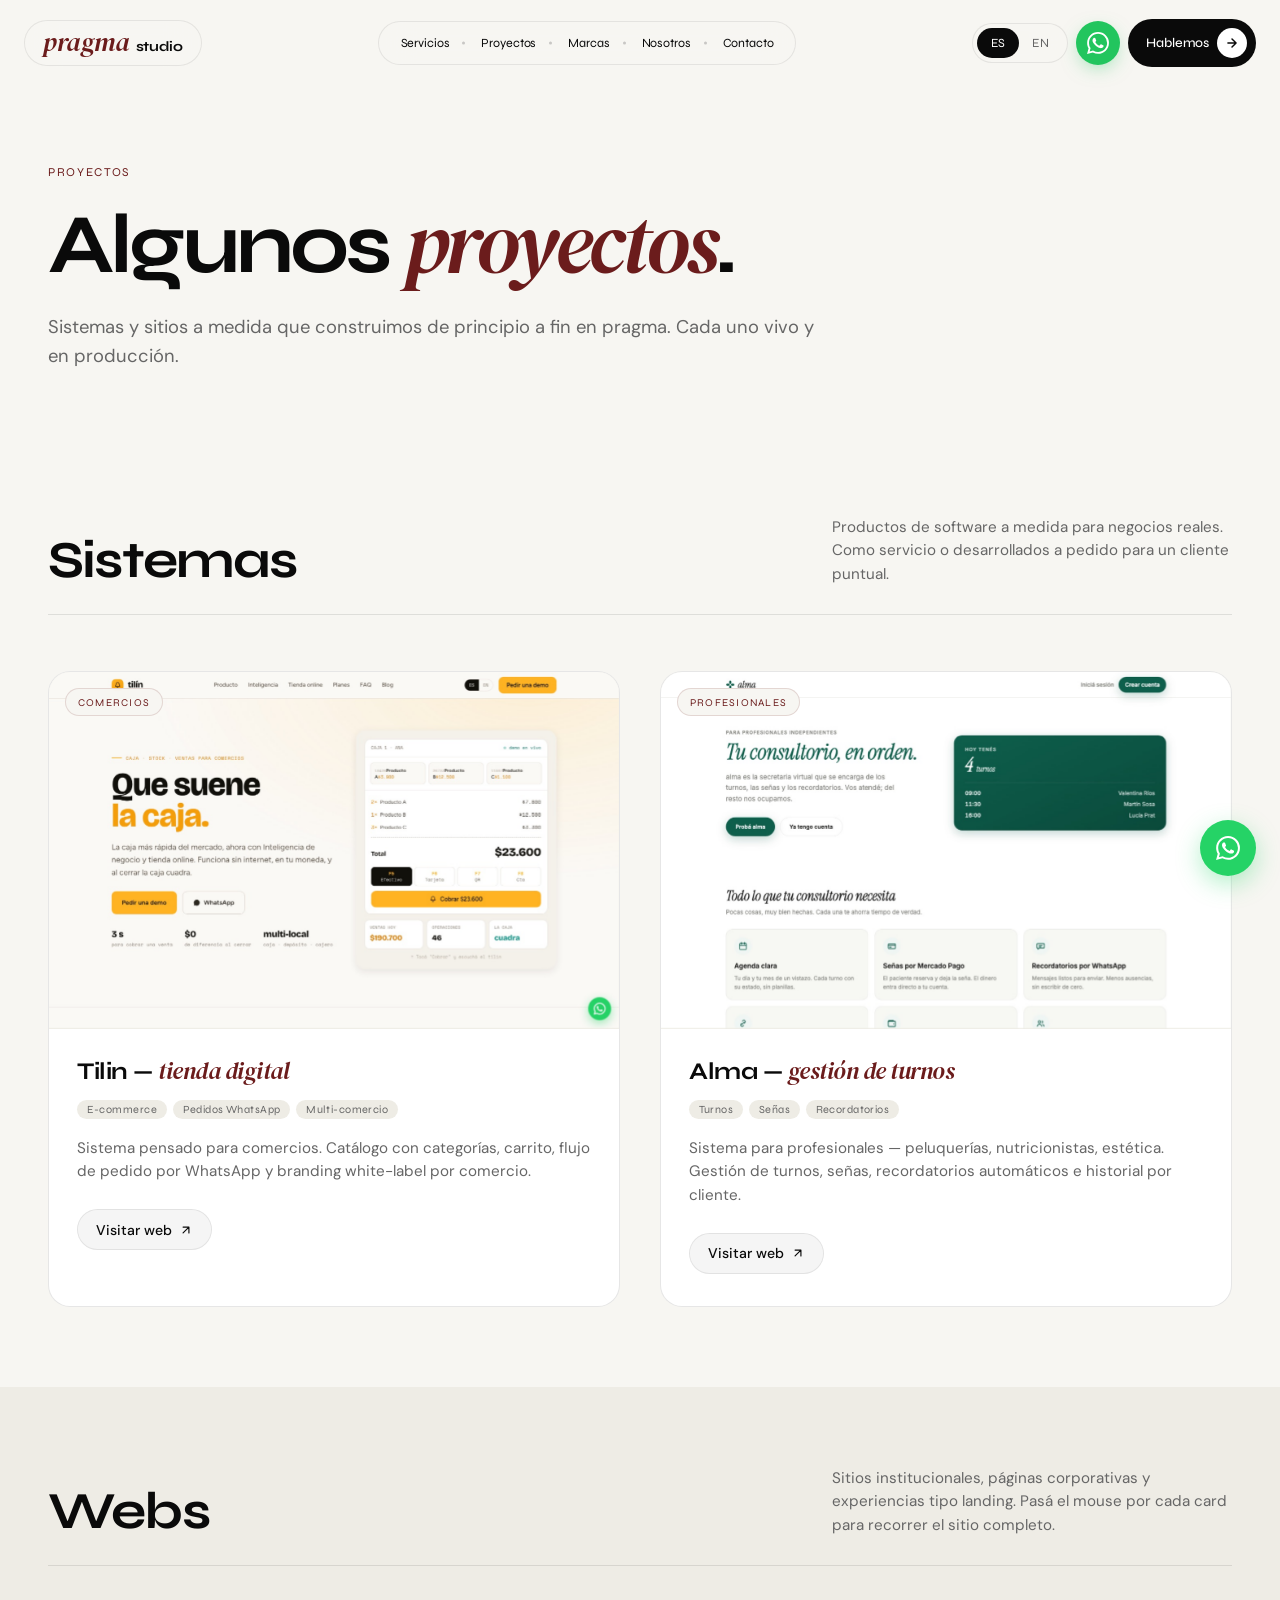
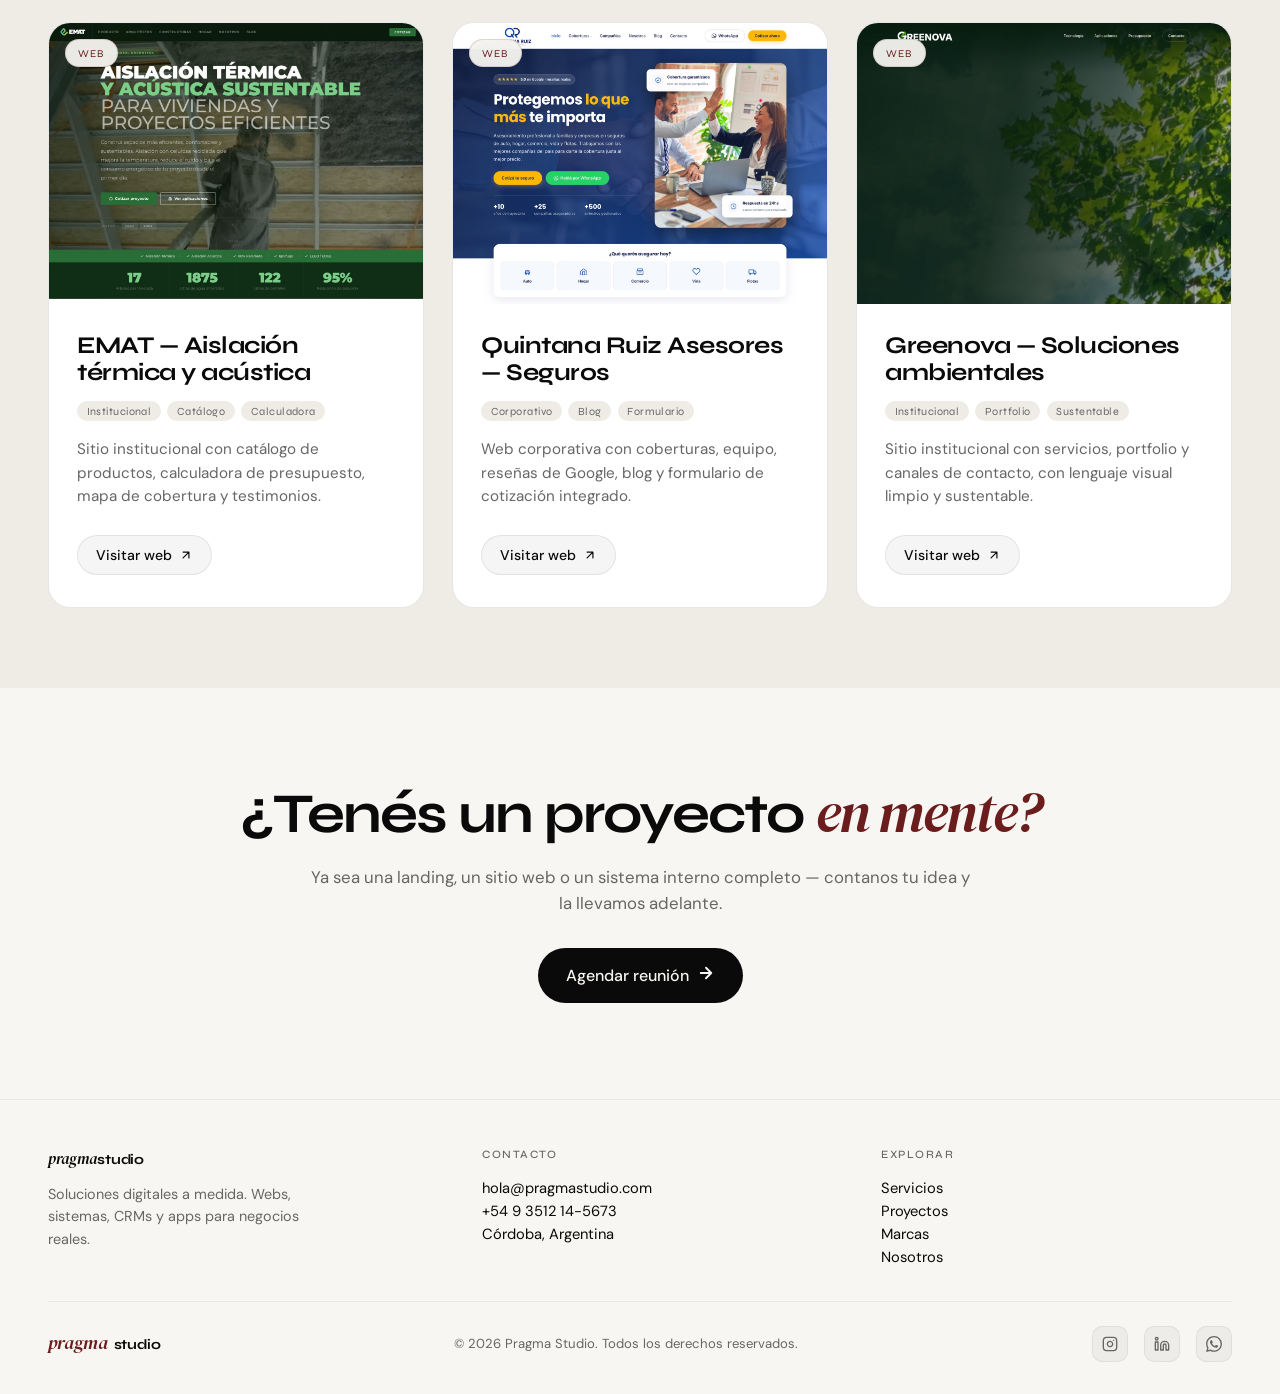
<file: proyectos.html>
<!DOCTYPE html>
<html lang="es">

<head>
  <meta charset="UTF-8">
  <!-- Google tag (gtag.js) -->
  <script async src="https://www.googletagmanager.com/gtag/js?id=G-PVCRW4GH5Z"></script>
  <script>
    window.dataLayer = window.dataLayer || [];
    function gtag(){dataLayer.push(arguments);}
    gtag('js', new Date());
    gtag('config', 'G-PVCRW4GH5Z');
  </script>
  <meta name="viewport" content="width=device-width, initial-scale=1.0">
  <title>proyectos — pragma studio</title>
  <meta name="description" content="Proyectos de pragma studio: webs y sistemas a medida.">
  <meta property="og:title" content="proyectos — pragma studio">
  <meta property="og:description" content="Webs y sistemas a medida: EMAT, Quintana Ruiz, Greenova, Tilin, Alma.">
  <meta property="og:type" content="website">
  <link rel="icon" type="image/png" href="images/favicon.png">
  <link rel="shortcut icon" type="image/png" href="images/favicon.png">
  <link rel="apple-touch-icon" href="images/favicon.png">
  <meta name="theme-color" content="#f7f6f2">
  <link rel="preconnect" href="https://fonts.googleapis.com">
  <link rel="preconnect" href="https://fonts.gstatic.com" crossorigin>
  <link
    href="https://fonts.googleapis.com/css2?family=Syne:wght@400;500;600;700;800&family=DM+Sans:ital,opsz,wght@0,9..40,300;0,9..40,400;0,9..40,500;1,9..40,300;1,9..40,400&family=DM+Serif+Display:ital@0;1&family=JetBrains+Mono:wght@400;500&display=swap"
    rel="stylesheet">
  <link rel="stylesheet" href="css/proyectos.css">
</head>

<body class="loading">
  <div class="page-loader" id="pageLoader" aria-hidden="true">
    <div class="loader-scene">
      <div class="loader-shadow"></div>
      <div class="loader-die"><img src="images/favicon.png" alt=""></div>
    </div>
    <div class="loader-caption">pragma · studio</div>
  </div>

  <div class="grid-lens" id="gridLens"></div>
  <div class="grid-lens-core" id="gridLensCore"></div>

  <!-- ══════ NAV ══════ -->
  <nav id="navbar">
    <a href="index.html" class="nav-logo">pragma<span class="nav-logo-sub">studio</span></a>
    <div class="nav-links" id="navLinks">
      <a href="index.html#servicios" data-i18n-en="Services">Servicios</a>
      <a href="proyectos.html" data-i18n-en="Work">Proyectos</a>
      <a href="marcas.html" data-i18n-en="Brands">Marcas</a>
      <a href="index.html#nosotros" data-i18n-en="Studio">Nosotros</a>
      <a href="https://wa.me/5493512145673" target="_blank" rel="noopener" data-i18n-en="Contact">Contacto</a>
    </div>
    <div class="nav-actions">
      <div class="lang-toggle" role="group" aria-label="Idioma" data-i18n-en-aria-label="Language">
        <button type="button" class="active" data-lang="es">ES</button>
        <button type="button" data-lang="en">EN</button>
      </div>
      <a href="https://wa.me/5493512145673" target="_blank" rel="noopener" class="nav-wa" aria-label="WhatsApp" data-i18n-en-aria-label="WhatsApp">
        <svg viewBox="0 0 24 24" fill="currentColor">
          <path d="M17.472 14.382c-.297-.149-1.758-.867-2.03-.966-.273-.099-.471-.148-.67.15-.197.297-.767.966-.94 1.164-.173.199-.347.223-.644.075-.297-.15-1.255-.463-2.39-1.475-.883-.788-1.48-1.761-1.653-2.059-.173-.297-.018-.458.13-.606.134-.133.298-.347.446-.52.149-.174.198-.298.298-.497.099-.198.05-.371-.025-.52-.075-.149-.669-1.612-.916-2.207-.242-.579-.487-.5-.669-.51-.173-.008-.371-.01-.57-.01-.198 0-.52.074-.792.372-.272.297-1.04 1.016-1.04 2.479 0 1.462 1.065 2.875 1.213 3.074.149.198 2.096 3.2 5.077 4.487.709.306 1.262.489 1.694.625.712.227 1.36.195 1.871.118.571-.085 1.758-.719 2.006-1.413.248-.694.248-1.289.173-1.413-.074-.124-.272-.198-.57-.347m-5.421 7.403h-.004a9.87 9.87 0 01-5.031-1.378l-.361-.214-3.741.982.998-3.648-.235-.374a9.86 9.86 0 01-1.51-5.26c.001-5.45 4.436-9.884 9.888-9.884 2.64 0 5.122 1.03 6.988 2.898a9.825 9.825 0 012.893 6.994c-.003 5.45-4.437 9.884-9.885 9.884m8.413-18.297A11.815 11.815 0 0012.05 0C5.495 0 .16 5.335.157 11.892c0 2.096.547 4.142 1.588 5.945L.057 24l6.305-1.654a11.882 11.882 0 005.683 1.448h.005c6.554 0 11.89-5.335 11.893-11.893a11.821 11.821 0 00-3.48-8.413" />
        </svg>
      </a>
      <a href="https://wa.me/5493512145673?text=Hola!%20Me%20gustar%C3%ADa%20coordinar%20una%20reuni%C3%B3n%20para%20contarles%20sobre%20mi%20proyecto." data-i18n-en-href="https://wa.me/5493512145673?text=Hi!%20I%27d%20like%20to%20book%20a%20call%20to%20discuss%20my%20project." target="_blank" rel="noopener" class="nav-cta">
        <span data-i18n-en="Let's talk">Hablemos</span>
        <span class="nav-cta-arrow">
          <svg viewBox="0 0 24 24" fill="none" stroke="currentColor" stroke-width="2.5" stroke-linecap="round" stroke-linejoin="round">
            <path d="M5 12h14M12 5l7 7-7 7" />
          </svg>
        </span>
      </a>
    </div>
    <button class="nav-toggle" id="navToggle" aria-label="Menú" data-i18n-en-aria-label="Menu">
      <span></span><span></span><span></span>
    </button>
  </nav>

  <!-- ══════ HERO ══════ -->
  <section class="hero">
    <div class="container">
      <span class="section-tag" data-i18n-en="Projects">Proyectos</span>
      <h1 class="hero-title">
        <span data-i18n-en="Some of our">Algunos</span>
        <em data-i18n-en="projects">proyectos</em>.
      </h1>
      <p class="hero-desc" data-i18n-en="Real systems and websites built end-to-end at pragma. Each one live and in production.">Sistemas y sitios a medida que construimos de principio a fin en pragma. Cada uno vivo y en producción.</p>
    </div>
  </section>

  <!-- ══════ SISTEMAS ══════ -->
  <section class="projects-section">
    <div class="container">
      <div class="section-heading reveal">
        <h2 class="section-title">
          <span data-i18n-en="Systems">Sistemas</span>
        </h2>
        <p class="section-caption" data-i18n-en="Custom software products built for real businesses. Sold as a service or built specifically for one client.">Productos de software a medida para negocios reales. Como servicio o desarrollados a pedido para un cliente puntual.</p>
      </div>
      <div class="cards-grid">
        <article class="project-card reveal">
          <div class="card-screenshot">
            <span class="card-badge" data-i18n-en="Shops">Comercios</span>
            <img src="images/projects/tilin.jpg" alt="Tilin" loading="lazy">
          </div>
          <div class="card-info">
            <h3 class="card-title">Tilin — <em style="font-family: var(--font-serif); font-style: italic; font-weight: 400; color: var(--accent-bordo);" data-i18n-en="Digital storefront">tienda digital</em></h3>
            <div class="card-tags">
              <span data-i18n-en="E-commerce">E-commerce</span>
              <span data-i18n-en="WhatsApp orders">Pedidos WhatsApp</span>
              <span data-i18n-en="Multi-shop">Multi-comercio</span>
            </div>
            <p class="card-desc" data-i18n-en="System designed for shops. Product catalog with categories, cart, WhatsApp order flow and white-label branding per shop.">Sistema pensado para comercios. Catálogo con categorías, carrito, flujo de pedido por WhatsApp y branding white-label por comercio.</p>
            <a href="https://www.tilin.com.ar/" target="_blank" rel="noopener" class="card-visit">
              <span data-i18n-en="Visit site">Visitar web</span>
              <svg width="14" height="14" viewBox="0 0 24 24" fill="none" stroke="currentColor" stroke-width="2" stroke-linecap="round" stroke-linejoin="round"><path d="M7 17L17 7M17 7H7M17 7V17"/></svg>
            </a>
          </div>
        </article>

        <article class="project-card reveal">
          <div class="card-screenshot">
            <span class="card-badge" data-i18n-en="Professionals">Profesionales</span>
            <img src="images/projects/alma.jpg" alt="Alma" loading="lazy">
          </div>
          <div class="card-info">
            <h3 class="card-title">Alma — <em style="font-family: var(--font-serif); font-style: italic; font-weight: 400; color: var(--accent-bordo);" data-i18n-en="Bookings SaaS">gestión de turnos</em></h3>
            <div class="card-tags">
              <span data-i18n-en="Appointments">Turnos</span>
              <span data-i18n-en="Deposits">Señas</span>
              <span data-i18n-en="Reminders">Recordatorios</span>
            </div>
            <p class="card-desc" data-i18n-en="System built for professionals — hair salons, nutritionists, aesthetic clinics. Appointment management, deposits, automated reminders and per-client history.">Sistema para profesionales — peluquerías, nutricionistas, estética. Gestión de turnos, señas, recordatorios automáticos e historial por cliente.</p>
            <a href="https://alma-saas.vercel.app" target="_blank" rel="noopener" class="card-visit">
              <span data-i18n-en="Visit site">Visitar web</span>
              <svg width="14" height="14" viewBox="0 0 24 24" fill="none" stroke="currentColor" stroke-width="2" stroke-linecap="round" stroke-linejoin="round"><path d="M7 17L17 7M17 7H7M17 7V17"/></svg>
            </a>
          </div>
        </article>
      </div>
    </div>
  </section>

  <!-- ══════ WEBS ══════ -->
  <section class="projects-section" style="background: var(--bg-secondary);">
    <div class="container">
      <div class="section-heading reveal">
        <h2 class="section-title">
          <span data-i18n-en="Websites">Webs</span>
        </h2>
        <p class="section-caption" data-i18n-en="Institutional sites, corporate pages and landing experiences. Hover each card to scroll through the full site.">Sitios institucionales, páginas corporativas y experiencias tipo landing. Pasá el mouse por cada card para recorrer el sitio completo.</p>
      </div>
      <div class="cards-grid cards-3">
        <article class="project-card reveal">
          <div class="card-screenshot">
            <span class="card-badge">Web</span>
            <img src="images/projects/emat.jpg" alt="EMAT" loading="lazy">
          </div>
          <div class="card-info">
            <h3 class="card-title" data-i18n-en="EMAT — Thermal & acoustic insulation">EMAT — Aislación térmica y acústica</h3>
            <div class="card-tags">
              <span data-i18n-en="Institutional">Institucional</span>
              <span data-i18n-en="Catalog">Catálogo</span>
              <span data-i18n-en="Calculator">Calculadora</span>
            </div>
            <p class="card-desc" data-i18n-en="Institutional site featuring product catalog, budget calculator, coverage map and customer testimonials.">Sitio institucional con catálogo de productos, calculadora de presupuesto, mapa de cobertura y testimonios.</p>
            <a href="https://emat.com.ar/" target="_blank" rel="noopener" class="card-visit">
              <span data-i18n-en="Visit site">Visitar web</span>
              <svg width="14" height="14" viewBox="0 0 24 24" fill="none" stroke="currentColor" stroke-width="2" stroke-linecap="round" stroke-linejoin="round"><path d="M7 17L17 7M17 7H7M17 7V17"/></svg>
            </a>
          </div>
        </article>

        <article class="project-card reveal">
          <div class="card-screenshot">
            <span class="card-badge">Web</span>
            <img src="images/projects/quintana.jpg" alt="Quintana Ruiz Asesores" loading="lazy">
          </div>
          <div class="card-info">
            <h3 class="card-title" data-i18n-en="Quintana Ruiz Advisors — Insurance">Quintana Ruiz Asesores — Seguros</h3>
            <div class="card-tags">
              <span data-i18n-en="Corporate">Corporativo</span>
              <span data-i18n-en="Blog">Blog</span>
              <span data-i18n-en="Contact form">Formulario</span>
            </div>
            <p class="card-desc" data-i18n-en="Corporate website featuring insurance coverage, team, Google reviews, blog and an integrated quotation form.">Web corporativa con coberturas, equipo, reseñas de Google, blog y formulario de cotización integrado.</p>
            <a href="https://seguroscordoba.com.ar" target="_blank" rel="noopener" class="card-visit">
              <span data-i18n-en="Visit site">Visitar web</span>
              <svg width="14" height="14" viewBox="0 0 24 24" fill="none" stroke="currentColor" stroke-width="2" stroke-linecap="round" stroke-linejoin="round"><path d="M7 17L17 7M17 7H7M17 7V17"/></svg>
            </a>
          </div>
        </article>

        <article class="project-card reveal">
          <div class="card-screenshot">
            <span class="card-badge">Web</span>
            <img src="images/projects/greenova.jpg" alt="Greenova" loading="lazy">
          </div>
          <div class="card-info">
            <h3 class="card-title" data-i18n-en="Greenova — Environmental solutions">Greenova — Soluciones ambientales</h3>
            <div class="card-tags">
              <span data-i18n-en="Institutional">Institucional</span>
              <span data-i18n-en="Portfolio">Portfolio</span>
              <span data-i18n-en="Sustainability">Sustentable</span>
            </div>
            <p class="card-desc" data-i18n-en="Institutional site featuring services, portfolio and contact channels, with a clean, sustainable design language.">Sitio institucional con servicios, portfolio y canales de contacto, con lenguaje visual limpio y sustentable.</p>
            <a href="https://greenova.ar" target="_blank" rel="noopener" class="card-visit">
              <span data-i18n-en="Visit site">Visitar web</span>
              <svg width="14" height="14" viewBox="0 0 24 24" fill="none" stroke="currentColor" stroke-width="2" stroke-linecap="round" stroke-linejoin="round"><path d="M7 17L17 7M17 7H7M17 7V17"/></svg>
            </a>
          </div>
        </article>
      </div>
    </div>
  </section>

  <!-- ══════ CTA ══════ -->
  <section class="final-cta">
    <div class="container">
      <h2>
        <span data-i18n-en="Have a project">¿Tenés un proyecto</span>
        <em data-i18n-en="in mind?">en mente?</em>
      </h2>
      <p data-i18n-en="Whether it's a landing page, a website or a full internal system — tell us your idea and we'll take it from there.">Ya sea una landing, un sitio web o un sistema interno completo — contanos tu idea y la llevamos adelante.</p>
      <a href="https://wa.me/5493512145673?text=Hola!%20Me%20gustar%C3%ADa%20coordinar%20una%20reuni%C3%B3n%20para%20contarles%20sobre%20mi%20proyecto." target="_blank" rel="noopener" class="btn-primary" data-i18n-en-href="https://wa.me/5493512145673?text=Hi!%20I%27d%20like%20to%20book%20a%20call%20to%20discuss%20my%20project.">
        <span data-i18n-en="Book a meeting">Agendar reunión</span>
        <span class="btn-arrow">
          <svg viewBox="0 0 24 24" fill="none" stroke="currentColor" stroke-width="2.5" stroke-linecap="round" stroke-linejoin="round"><path d="M5 12h14M12 5l7 7-7 7"/></svg>
        </span>
      </a>
    </div>
  </section>

  <!-- ══════ FOOTER ══════ -->
  <footer>
    <div class="footer-top">
      <div class="footer-col footer-col-brand">
        <a href="index.html" class="footer-brand">pragma<span class="footer-brand-sub">studio</span></a>
        <p data-i18n-en="Custom digital solutions. Websites, systems, CRMs and apps built for real businesses.">Soluciones digitales a medida. Webs, sistemas, CRMs y apps para negocios reales.</p>
      </div>
      <div class="footer-col">
        <span class="footer-col-title" data-i18n-en="Contact">Contacto</span>
        <a href="mailto:hola@pragmastudio.com">hola@pragmastudio.com</a>
        <a href="https://wa.me/5493512145673" target="_blank" rel="noopener">+54 9 3512 14-5673</a>
        <p data-i18n-en="Córdoba, Argentina">Córdoba, Argentina</p>
      </div>
      <div class="footer-col">
        <span class="footer-col-title" data-i18n-en="Explore">Explorar</span>
        <a href="index.html#servicios" data-i18n-en="Services">Servicios</a>
        <a href="proyectos.html" data-i18n-en="Projects">Proyectos</a>
        <a href="marcas.html" data-i18n-en="Brands">Marcas</a>
        <a href="index.html#nosotros" data-i18n-en="Studio">Nosotros</a>
      </div>
    </div>
    <div class="footer-bottom">
      <a href="index.html" class="footer-brand">pragma<span class="footer-brand-sub">studio</span></a>
      <span class="footer-copy" data-i18n-en="© 2026 Pragma Studio. All rights reserved.">© 2026 Pragma Studio. Todos los derechos reservados.</span>
      <div class="footer-socials">
        <a href="https://www.instagram.com/pragmasolucionesdigitales/" target="_blank" rel="noopener" aria-label="Instagram">
          <svg width="16" height="16" viewBox="0 0 24 24" fill="none" stroke="currentColor" stroke-width="2" stroke-linecap="round" stroke-linejoin="round"><rect x="2" y="2" width="20" height="20" rx="5"/><path d="M16 11.37A4 4 0 1 1 12.63 8 4 4 0 0 1 16 11.37z"/><line x1="17.5" y1="6.5" x2="17.51" y2="6.5"/></svg>
        </a>
        <a href="https://www.linkedin.com/in/pragma-sd-8253453b4/" target="_blank" rel="noopener" aria-label="LinkedIn">
          <svg width="16" height="16" viewBox="0 0 24 24" fill="none" stroke="currentColor" stroke-width="2" stroke-linecap="round" stroke-linejoin="round"><path d="M16 8a6 6 0 0 1 6 6v7h-4v-7a2 2 0 0 0-4 0v7h-4v-7a6 6 0 0 1 6-6z"/><rect x="2" y="9" width="4" height="12"/><circle cx="4" cy="4" r="2"/></svg>
        </a>
        <a href="https://wa.me/5493512145673" target="_blank" rel="noopener" aria-label="WhatsApp">
          <svg width="16" height="16" viewBox="0 0 24 24" fill="currentColor"><path d="M17.472 14.382c-.297-.149-1.758-.867-2.03-.967-.273-.099-.471-.148-.67.15-.197.297-.767.966-.94 1.164-.173.199-.347.223-.644.075-.297-.15-1.255-.463-2.39-1.475-.883-.788-1.48-1.761-1.653-2.059-.173-.297-.018-.458.13-.606.134-.133.298-.347.446-.52.149-.174.198-.298.298-.497.099-.198.05-.371-.025-.52-.075-.149-.669-1.612-.916-2.207-.242-.579-.487-.5-.669-.51-.173-.008-.371-.01-.57-.01-.198 0-.52.074-.792.372-.272.297-1.04 1.016-1.04 2.479 0 1.462 1.065 2.875 1.213 3.074.149.198 2.096 3.2 5.077 4.487.709.306 1.262.489 1.694.625.712.227 1.36.195 1.871.118.571-.085 1.758-.719 2.006-1.413.248-.694.248-1.289.173-1.413-.074-.124-.272-.198-.57-.347m-5.421 7.403h-.004a9.87 9.87 0 01-5.031-1.378l-.361-.214-3.741.982.998-3.648-.235-.374a9.86 9.86 0 01-1.51-5.26c.001-5.45 4.436-9.884 9.888-9.884 2.64 0 5.122 1.03 6.988 2.898a9.825 9.825 0 012.893 6.994c-.003 5.45-4.437 9.884-9.885 9.884m8.413-18.297A11.815 11.815 0 0012.05 0C5.495 0 .16 5.335.157 11.892c0 2.096.547 4.142 1.588 5.945L.057 24l6.305-1.654a11.882 11.882 0 005.683 1.448h.005c6.554 0 11.89-5.335 11.893-11.893a11.821 11.821 0 00-3.48-8.413z"/></svg>
        </a>
      </div>
    </div>
  </footer>

  <!-- WhatsApp float -->
  <a href="https://wa.me/5493512145673" target="_blank" rel="noopener" class="wa-float" aria-label="WhatsApp">
    <svg width="24" height="24" viewBox="0 0 24 24" fill="currentColor"><path d="M17.472 14.382c-.297-.149-1.758-.867-2.03-.967-.273-.099-.471-.148-.67.15-.197.297-.767.966-.94 1.164-.173.199-.347.223-.644.075-.297-.15-1.255-.463-2.39-1.475-.883-.788-1.48-1.761-1.653-2.059-.173-.297-.018-.458.13-.606.134-.133.298-.347.446-.52.149-.174.198-.298.298-.497.099-.198.05-.371-.025-.52-.075-.149-.669-1.612-.916-2.207-.242-.579-.487-.5-.669-.51-.173-.008-.371-.01-.57-.01-.198 0-.52.074-.792.372-.272.297-1.04 1.016-1.04 2.479 0 1.462 1.065 2.875 1.213 3.074.149.198 2.096 3.2 5.077 4.487.709.306 1.262.489 1.694.625.712.227 1.36.195 1.871.118.571-.085 1.758-.719 2.006-1.413.248-.694.248-1.289.173-1.413-.074-.124-.272-.198-.57-.347m-5.421 7.403h-.004a9.87 9.87 0 01-5.031-1.378l-.361-.214-3.741.982.998-3.648-.235-.374a9.86 9.86 0 01-1.51-5.26c.001-5.45 4.436-9.884 9.888-9.884 2.64 0 5.122 1.03 6.988 2.898a9.825 9.825 0 012.893 6.994c-.003 5.45-4.437 9.884-9.885 9.884m8.413-18.297A11.815 11.815 0 0012.05 0C5.495 0 .16 5.335.157 11.892c0 2.096.547 4.142 1.588 5.945L.057 24l6.305-1.654a11.882 11.882 0 005.683 1.448h.005c6.554 0 11.89-5.335 11.893-11.893a11.821 11.821 0 00-3.48-8.413z"/></svg>
  </a>

  <script src="js/proyectos.js"></script>
</body>

</html>
</file>
<file: css/index.css>
*,
    *::before,
    *::after {
      margin: 0;
      padding: 0;
      box-sizing: border-box;
    }

    :root {
      --bg-primary: #f7f6f2;
      --bg-secondary: #eeece5;
      --bg-card: #ffffff;
      --border-card: rgba(10, 10, 10, 0.10);
      --text-primary: #0a0a0a;
      --text-secondary: #666666;
      --text-tertiary: #999999;
      --text-inv: #ffffff;
      --text-inv-secondary: rgba(255, 255, 255, 0.65);
      --accent-bordo: #6b1c1c;
      --accent-bordo-hover: #8a2626;
      --accent-red: #d63e3e;
      --accent-green: #22c55e;
      --font-display: 'Syne', sans-serif;
      --font-serif: 'DM Serif Display', 'Playfair Display', Georgia, serif;
      --font-body: 'DM Sans', sans-serif;
      --font-mono: 'Syne', ui-sans-serif, sans-serif;
      --ease-out-expo: cubic-bezier(0.16, 1, 0.3, 1);
    }

    html {
      scroll-behavior: smooth;
      overflow-x: hidden;
    }

    body {
      font-family: var(--font-body);
      background: var(--bg-primary);
      color: var(--text-primary);
      overflow-x: hidden;
      width: 100%;
      max-width: 100vw;
      -webkit-font-smoothing: antialiased;
    }

    /* Scroll progress bar */
    .scroll-progress {
      position: fixed;
      top: 0;
      left: 0;
      height: 3px;
      background: var(--accent-bordo);
      z-index: 1001;
      width: 0;
      transition: width 0.05s linear;
      pointer-events: none;
    }

    /* Word split reveal */
    .split-word {
      display: inline-block;
      opacity: 0;
      transform: translateY(60%);
      transition: opacity 0.7s var(--ease-out-expo), transform 0.7s var(--ease-out-expo);
    }

    .split-word.visible {
      opacity: 1;
      transform: translateY(0);
    }

    .split-word-wrap {
      display: inline-block;
      overflow: hidden;
      vertical-align: baseline;
    }

    /* Scroll-driven fade for sections */
    .scroll-fade {
      opacity: 0;
      transform: translateY(30px);
      transition: opacity 0.9s var(--ease-out-expo), transform 0.9s var(--ease-out-expo);
      will-change: opacity, transform;
    }

    .scroll-fade.in-view {
      opacity: 1;
      transform: translateY(0);
    }

    /* Parallax targets — set --parallax-y from JS */
    .parallax {
      transform: translate3d(0, var(--parallax-y, 0), 0);
      will-change: transform;
    }

    /* Number scale-in for cap-num and servicio-num */
    .servicio-num {
      display: inline-block;
      opacity: 0;
      transform: scale(0.7) translateX(-10px);
      transition: opacity 0.8s var(--ease-out-expo), transform 0.8s var(--ease-out-expo);
    }

    .servicio-num.in-view {
      opacity: 1;
      transform: scale(1) translateX(0);
    }

    /* Títulos no seleccionables (evita copiar el texto grande) */
    .hero h1,
    .section-title,
    .hero-marquee-item,
    .nav-logo,
    .about-brand {
      user-select: none;
      -webkit-user-select: none;
    }

    /* ═══════════════════ WHATSAPP FLOAT ═══════════════════ */
    .whatsapp-float {
      position: fixed;
      bottom: 1.8rem;
      right: 1.8rem;
      width: 58px;
      height: 58px;
      border-radius: 50%;
      background: #25d366;
      color: #fff;
      display: flex;
      align-items: center;
      justify-content: center;
      box-shadow: 0 10px 30px rgba(37, 211, 102, 0.45), 0 0 0 0 rgba(37, 211, 102, 0.6);
      z-index: 999;
      transition: transform 0.3s var(--ease-out-expo), box-shadow 0.3s var(--ease-out-expo);
      animation: waPulse 2.4s infinite;
    }

    .whatsapp-float:hover {
      transform: translateY(-3px) scale(1.05);
      box-shadow: 0 14px 36px rgba(37, 211, 102, 0.55);
    }

    @keyframes waPulse {
      0%   { box-shadow: 0 10px 30px rgba(37, 211, 102, 0.45), 0 0 0 0 rgba(37, 211, 102, 0.55); }
      70%  { box-shadow: 0 10px 30px rgba(37, 211, 102, 0.45), 0 0 0 18px rgba(37, 211, 102, 0); }
      100% { box-shadow: 0 10px 30px rgba(37, 211, 102, 0.45), 0 0 0 0 rgba(37, 211, 102, 0); }
    }

    @media (max-width: 768px) {
      .whatsapp-float {
        bottom: 1.2rem;
        right: 1.2rem;
        width: 52px;
        height: 52px;
      }
    }

    /* ═══════════════════ SUBTLE GRID PATTERN ═══════════════════ */
    body::before {
      content: '';
      position: fixed;
      inset: 0;
      background-image:
        linear-gradient(rgba(10, 10, 10, 0.04) 1px, transparent 1px),
        linear-gradient(90deg, rgba(10, 10, 10, 0.04) 1px, transparent 1px);
      background-size: 60px 60px;
      pointer-events: none;
      z-index: 0;
      mask-image: radial-gradient(ellipse at 50% 30%, black 20%, transparent 90%);
      -webkit-mask-image: radial-gradient(ellipse at 50% 30%, black 20%, transparent 90%);
    }

    /* ═══════════════════ GRID LENS ═══════════════════
       Al mover el cursor, aparece una "lente" con la grilla en bordo
       aumentada — como si el cursor deformara/activara la grilla local. */
    .grid-lens {
      position: fixed;
      inset: 0;
      pointer-events: none;
      z-index: 0;
      background-image:
        linear-gradient(rgba(107, 28, 28, 0.32) 1px, transparent 1px),
        linear-gradient(90deg, rgba(107, 28, 28, 0.32) 1px, transparent 1px);
      background-size: 60px 60px;
      background-position: var(--gx, 0px) var(--gy, 0px);
      mask-image: radial-gradient(circle 260px at var(--mx, 50%) var(--my, 50%), rgba(0,0,0,0.95) 0%, rgba(0,0,0,0.75) 40%, rgba(0,0,0,0.25) 70%, transparent 100%);
      -webkit-mask-image: radial-gradient(circle 260px at var(--mx, 50%) var(--my, 50%), rgba(0,0,0,0.95) 0%, rgba(0,0,0,0.75) 40%, rgba(0,0,0,0.25) 70%, transparent 100%);
      transition: opacity 0.5s ease;
      opacity: 0;
      will-change: mask-image, -webkit-mask-image;
    }
    .grid-lens.active { opacity: 1; }

    /* Segunda capa: dots bordo que aparecen en el centro exacto del cursor,
       creando la sensación de "warp" — como si la grilla se estirara ahí */
    .grid-lens-core {
      position: fixed;
      inset: 0;
      pointer-events: none;
      z-index: 0;
      background-image: radial-gradient(rgba(107, 28, 28, 0.55) 1.5px, transparent 1.5px);
      background-size: 30px 30px;
      background-position: var(--gx, 0px) var(--gy, 0px);
      mask-image: radial-gradient(circle 110px at var(--mx, 50%) var(--my, 50%), rgba(0,0,0,0.9) 0%, transparent 80%);
      -webkit-mask-image: radial-gradient(circle 110px at var(--mx, 50%) var(--my, 50%), rgba(0,0,0,0.9) 0%, transparent 80%);
      transition: opacity 0.5s ease;
      opacity: 0;
    }
    .grid-lens-core.active { opacity: 1; }

    @media (max-width: 900px), (prefers-reduced-motion: reduce), (pointer: coarse) {
      .grid-lens, .grid-lens-core { display: none; }
    }

    main, nav, section, footer, .hero-marquee {
      position: relative;
      z-index: 1;
    }

    /* ═══════════════════ SECTION-DARK ═══════════════════ */
    .section-dark,
    .section-dark.projects-section,
    .section-dark.webs-section,
    .section-dark.benefits,
    .section-dark.cta {
      background:
        radial-gradient(ellipse 70% 60% at 20% 20%, rgba(107, 28, 28, 0.28) 0%, transparent 60%),
        radial-gradient(ellipse 60% 50% at 85% 80%, rgba(107, 28, 28, 0.18) 0%, transparent 55%),
        linear-gradient(180deg, var(--bg-dark) 0%, var(--bg-dark-2) 100%);
      color: var(--text-inv);
      position: relative;
      z-index: 2;
      overflow: hidden;
    }

    .section-dark::before {
      content: '';
      position: absolute;
      inset: 0;
      background-image: radial-gradient(rgba(245, 241, 232, 0.06) 1px, transparent 1px);
      background-size: 28px 28px;
      pointer-events: none;
      opacity: 0.6;
      mask-image: radial-gradient(ellipse at 50% 50%, black 20%, transparent 90%);
      -webkit-mask-image: radial-gradient(ellipse at 50% 50%, black 20%, transparent 90%);
    }

    .section-dark > * {
      position: relative;
      z-index: 1;
    }

    .section-dark .section-title,
    .section-dark h2,
    .section-dark h3,
    .section-dark strong {
      color: var(--text-inv);
    }

    .section-dark p,
    .section-dark .team-bio,
    .section-dark .team-role,
    .section-dark .project-block p,
    .section-dark .cta-desc,
    .section-dark .web-info p,
    .section-dark .service-card p,
    .section-dark .benefit-item p {
      color: var(--text-inv-secondary);
    }

    .section-dark .project-label {
      color: var(--accent-violet);
    }

    .section-dark .section-tag {
      color: var(--text-inv);
      background: rgba(245, 241, 232, 0.06);
      border-color: rgba(245, 241, 232, 0.14);
    }

    .section-dark .card,
    .section-dark .project-card,
    .section-dark .team-card,
    .section-dark .service-card,
    .section-dark .benefit-item,
    .section-dark .web-card {
      background: rgba(245, 241, 232, 0.04);
      border-color: rgba(245, 241, 232, 0.10);
    }

    /* ═══════════════════ GLOBAL GLOW ═══════════════════ */
    .glow-orb {
      position: fixed;
      width: 600px;
      height: 600px;
      border-radius: 50%;
      filter: blur(120px);
      opacity: 0.12;
      pointer-events: none;
      z-index: 0;
    }

    .glow-orb--purple {
      background: var(--accent-purple);
      top: -200px;
      right: -100px;
    }

    .glow-orb--blue {
      background: var(--accent-blue);
      bottom: 20%;
      left: -200px;
    }

    /* ═══════════════════ NAV ═══════════════════ */
    /* ═══════════════════ NAV (nolo-style floating pill) ═══════════════════ */
    nav {
      position: fixed;
      top: 1.2rem;
      left: 0;
      right: 0;
      z-index: 1000;
      padding: 0 1.5rem;
      display: flex;
      align-items: center;
      justify-content: space-between;
      gap: 1rem;
      transition: top 0.4s var(--ease-out-expo);
    }

    nav.scrolled {
      top: 0.6rem;
    }

    .nav-logo {
      font-family: var(--font-serif);
      font-style: italic;
      font-weight: 400;
      font-size: 1.65rem;
      color: var(--accent-bordo);
      letter-spacing: -0.02em;
      text-decoration: none;
      display: inline-flex;
      align-items: baseline;
      gap: 0.4rem;
      line-height: 1;
      padding: 0.55rem 1.15rem 0.6rem;
      background: rgba(247, 246, 242, 0.85);
      backdrop-filter: blur(16px);
      border: 1px solid rgba(10, 10, 10, 0.08);
      border-radius: 999px;
      transition: background 0.3s, border-color 0.3s;
      text-transform: lowercase;
    }

    .nav-logo:hover {
      background: rgba(247, 246, 242, 1);
      border-color: rgba(10, 10, 10, 0.14);
      text-decoration: none;
    }

    .nav-logo-sub {
      font-family: var(--font-display);
      font-style: normal;
      font-size: 0.88rem;
      font-weight: 700;
      color: var(--text-primary);
      letter-spacing: -0.01em;
      text-transform: lowercase;
      background: none;
      -webkit-text-fill-color: currentColor;
    }

    .nav-links {
      display: inline-flex;
      align-items: center;
      gap: 0;
      background: rgba(247, 246, 242, 0.85);
      backdrop-filter: blur(16px);
      border: 1px solid rgba(10, 10, 10, 0.08);
      border-radius: 999px;
      padding: 0.35rem 0.35rem;
    }

    .nav-links a {
      color: var(--text-primary);
      text-decoration: none;
      font-family: var(--font-mono);
      font-size: 0.78rem;
      font-weight: 400;
      transition: color 0.25s, background 0.25s;
      position: relative;
      padding: 0.5rem 1rem;
      border-radius: 999px;
      letter-spacing: -0.01em;
    }

    .nav-links a:not(.nav-cta):hover {
      background: rgba(10, 10, 10, 0.06);
    }

    /* Dot separators between nav items */
    .nav-links a + a::before {
      content: '';
      position: absolute;
      left: -3px;
      top: 50%;
      transform: translateY(-50%);
      width: 3px;
      height: 3px;
      border-radius: 50%;
      background: rgba(10, 10, 10, 0.20);
    }

    .nav-links a:hover + a::before,
    .nav-links a + a:hover::before {
      opacity: 0;
    }

    .nav-actions {
      display: inline-flex;
      align-items: center;
      gap: 0.5rem;
    }

    /* ES/EN toggle */
    .lang-toggle {
      display: inline-flex;
      align-items: center;
      background: rgba(247, 246, 242, 0.85);
      backdrop-filter: blur(16px);
      border: 1px solid rgba(10, 10, 10, 0.08);
      border-radius: 999px;
      padding: 0.25rem;
    }

    .lang-toggle button {
      padding: 0.45rem 0.85rem;
      background: transparent;
      border: none;
      border-radius: 999px;
      font-family: var(--font-mono);
      font-size: 0.78rem;
      font-weight: 400;
      color: var(--text-secondary);
      cursor: pointer;
      transition: background 0.25s, color 0.25s;
      letter-spacing: -0.01em;
      text-transform: uppercase;
    }

    .lang-toggle button.active {
      background: var(--text-primary);
      color: #ffffff;
    }

    .lang-toggle button:not(.active):hover {
      color: var(--text-primary);
    }

    .nav-wa {
      width: 44px;
      height: 44px;
      border-radius: 999px;
      background: var(--accent-green);
      display: inline-flex;
      align-items: center;
      justify-content: center;
      color: #ffffff;
      transition: transform 0.3s var(--ease-out-expo), background 0.25s;
      text-decoration: none;
      box-shadow: 0 6px 20px -6px rgba(34, 197, 94, 0.55);
    }

    .nav-wa:hover {
      transform: translateY(-2px) scale(1.05);
      background: #16a34a;
    }

    .nav-wa svg {
      width: 22px;
      height: 22px;
    }

    .nav-cta {
      display: inline-flex;
      align-items: center;
      gap: 0.5rem;
      padding: 0.55rem 0.55rem 0.55rem 1.15rem;
      background: var(--text-primary);
      border: none;
      border-radius: 999px;
      color: #ffffff;
      font-family: var(--font-mono);
      font-size: 0.82rem;
      font-weight: 500;
      cursor: pointer;
      transition: transform 0.3s var(--ease-out-expo), background 0.25s;
      text-decoration: none;
      letter-spacing: -0.01em;
    }

    .nav-cta:hover {
      transform: translateY(-2px);
      background: #2a1e5c;
    }

    .nav-cta-arrow {
      display: inline-flex;
      align-items: center;
      justify-content: center;
      width: 30px;
      height: 30px;
      border-radius: 999px;
      background: #ffffff;
      color: var(--text-primary);
      transition: transform 0.25s var(--ease-out-expo);
    }

    .nav-cta:hover .nav-cta-arrow {
      transform: translateX(3px);
    }

    .nav-cta-arrow svg {
      width: 14px;
      height: 14px;
    }

    /* Mobile nav */
    .nav-toggle {
      display: none;
      flex-direction: column;
      justify-content: center;
      align-items: center;
      gap: 5px;
      cursor: pointer;
      background: rgba(247, 246, 242, 0.85);
      backdrop-filter: blur(16px);
      border: 1px solid rgba(10, 10, 10, 0.08);
      border-radius: 999px;
      width: 44px;
      height: 44px;
      padding: 0;
      transition: background 0.25s;
    }

    .nav-toggle:hover { background: rgba(247, 246, 242, 1); }

    .nav-toggle span {
      display: block;
      width: 18px;
      height: 2px;
      background: var(--text-primary);
      transition: all 0.3s;
    }

    /* ═══════════════════ HERO (nolo-style: type-first, no mockup) ═══════════════════ */
    .hero {
      min-height: 100vh;
      display: flex;
      align-items: center;
      padding: 6.5rem 2.5rem 2.5rem;
      position: relative;
      overflow: hidden;
    }

    .hero-content {
      max-width: 1300px;
      margin: 0 auto;
      width: 100%;
      position: relative;
      z-index: 3;
    }

    .hero-copy {
      display: flex;
      flex-direction: column;
      align-items: flex-start;
      max-width: 900px;
    }

    .hero-tag {
      display: inline-flex;
      align-items: center;
      gap: 0.6rem;
      padding: 0.5rem 1rem 0.5rem 0.75rem;
      background: #ffffff;
      border: 1px solid rgba(10, 10, 10, 0.10);
      border-radius: 999px;
      font-family: var(--font-mono);
      font-size: 0.75rem;
      font-weight: 400;
      color: var(--text-primary);
      margin-bottom: 1.5rem;
      animation: fadeUp 0.8s var(--ease-out-expo) 0.2s both;
      letter-spacing: -0.01em;
      white-space: nowrap;
      width: fit-content;
    }

    .hero-tag > span:first-child {
      width: 8px;
      height: 8px;
      border-radius: 50%;
      background: var(--accent-green);
      animation: pulse-dot 2s infinite;
      box-shadow: 0 0 0 3px rgba(34, 197, 94, 0.18);
      flex-shrink: 0;
    }

    @keyframes pulse-dot {
      0%, 100% { opacity: 1; }
      50% { opacity: 0.4; }
    }

    .hero h1 {
      font-family: var(--font-display);
      font-size: clamp(2.6rem, 6.5vw, 6rem);
      font-weight: 700;
      line-height: 0.95;
      letter-spacing: -0.05em;
      margin: 0;
      color: var(--text-primary);
    }

    .hero h1 .line {
      display: block;
      overflow: hidden;
    }

    .hero h1 .line-inner {
      display: block;
      animation: heroSlideUp 1s var(--ease-out-expo) both;
    }

    .hero h1 .line:nth-child(1) .line-inner { animation-delay: 0.15s; }
    .hero h1 .line:nth-child(2) .line-inner { animation-delay: 0.30s; }
    .hero h1 .line:nth-child(3) .line-inner { animation-delay: 0.45s; }

    @keyframes heroSlideUp {
      from { transform: translateY(105%); }
      to { transform: translateY(0); }
    }

    .hero h1 .accent {
      color: var(--text-primary);
    }

    .hero-dot {
      color: var(--text-primary);
    }

    .hero-badge {
      display: inline-flex;
      align-items: center;
      gap: 0.5rem;
      margin-left: 0.5rem;
      vertical-align: middle;
      padding: 0.35rem 0.75rem;
      background: rgba(10, 10, 10, 0.05);
      border-radius: 999px;
      font-family: var(--font-mono);
      font-size: 0.42em;
      font-weight: 400;
      color: var(--text-primary);
      letter-spacing: 0;
      line-height: 1;
      vertical-align: middle;
    }

    .hero-desc {
      font-family: var(--font-body);
      font-size: clamp(1rem, 1.15vw, 1.15rem);
      font-weight: 400;
      color: var(--text-secondary);
      line-height: 1.5;
      max-width: 580px;
      margin: 1.5rem 0 1.75rem;
      animation: fadeUp 0.9s var(--ease-out-expo) 0.75s both;
    }

    .hero-actions {
      display: flex;
      gap: 0.75rem;
      flex-wrap: wrap;
      animation: fadeUp 0.9s var(--ease-out-expo) 0.9s both;
    }


    /* ═══════════════════ BUTTONS (nolo-style: pill + arrow square) ═══════════════════ */
    .btn-primary,
    .btn-secondary {
      display: inline-flex;
      align-items: center;
      gap: 0.6rem;
      padding: 0.5rem 0.5rem 0.5rem 1.4rem;
      border-radius: 999px;
      font-family: var(--font-mono);
      font-size: 0.9rem;
      font-weight: 500;
      cursor: pointer;
      text-decoration: none;
      letter-spacing: -0.01em;
      transition: transform 0.3s var(--ease-out-expo), background 0.25s, color 0.25s, border-color 0.25s;
      border: 1px solid transparent;
    }

    .btn-primary {
      background: #ffffff;
      color: var(--text-primary);
      border-color: rgba(10, 10, 10, 0.10);
      box-shadow: 0 6px 22px -8px rgba(10, 10, 10, 0.15);
    }

    .btn-primary:hover {
      transform: translateY(-2px);
      border-color: rgba(10, 10, 10, 0.20);
    }

    .btn-primary .btn-arrow {
      background: var(--text-primary);
      color: #ffffff;
    }

    .btn-secondary {
      background: #ffffff;
      color: var(--text-primary);
      border-color: rgba(10, 10, 10, 0.10);
    }

    .btn-secondary:hover {
      transform: translateY(-2px);
      border-color: rgba(10, 10, 10, 0.20);
    }

    .btn-secondary .btn-arrow {
      background: var(--text-primary);
      color: #ffffff;
    }

    .btn-arrow {
      display: inline-flex;
      align-items: center;
      justify-content: center;
      width: 36px;
      height: 36px;
      border-radius: 999px;
      transition: transform 0.3s var(--ease-out-expo);
    }

    .btn-primary:hover .btn-arrow,
    .btn-secondary:hover .btn-arrow {
      transform: translateX(3px);
    }

    .btn-arrow svg {
      width: 15px;
      height: 15px;
    }

    .btn-ic {
      display: inline-flex;
      align-items: center;
      justify-content: center;
      margin-right: -0.15rem;
    }
    .btn-ic svg {
      width: 17px;
      height: 17px;
    }

    /* ═══════════════════ NO-LIST (Lo que NO ofrecemos) ═══════════════════ */
    .no-list-wrap {
      padding: 3rem 2rem 4rem;
      position: relative;
      z-index: 1;
    }

    .no-list {
      max-width: 1300px;
      margin: 0 auto;
      background: #ffffff;
      border: 1px solid rgba(10, 10, 10, 0.10);
      border-radius: 24px;
      padding: 1.15rem 1.5rem;
      display: flex;
      align-items: center;
      gap: 1.5rem;
      flex-wrap: wrap;
    }

    .no-list-label {
      font-family: var(--font-body);
      font-size: 0.95rem;
      font-weight: 500;
      color: var(--text-primary);
      white-space: nowrap;
    }

    .no-list-items {
      display: flex;
      align-items: center;
      gap: 0.6rem;
      flex-wrap: wrap;
      flex: 1;
    }

    .no-pill {
      display: inline-flex;
      align-items: center;
      gap: 0.4rem;
      padding: 0.4rem 0.9rem 0.4rem 0.65rem;
      background: transparent;
      border: 1px solid rgba(214, 62, 62, 0.35);
      border-radius: 999px;
      font-family: var(--font-body);
      font-size: 0.82rem;
      color: var(--accent-red);
      font-weight: 500;
      transition: background 0.25s, border-color 0.25s, transform 0.25s var(--ease-out-expo);
    }

    .no-pill:hover {
      background: rgba(214, 62, 62, 0.06);
      border-color: rgba(214, 62, 62, 0.6);
      transform: translateY(-2px);
    }

    .no-pill svg {
      width: 14px;
      height: 14px;
      stroke: var(--accent-red);
      stroke-width: 2.5;
    }

    /* ═══════════════════ HOVER 3D TILT ═══════════════════ */
    .service-card,
    .web-card,
    .project-card,
    .team-card,
    .benefit-item {
      transition: transform 0.35s var(--ease-out-expo), box-shadow 0.35s var(--ease-out-expo), border-color 0.35s;
      transform-style: preserve-3d;
    }

    .service-card:hover,
    .benefit-item:hover {
      transform: translateY(-6px) scale(1.02);
    }

    /* ═══════════════════ HERO MARQUEE ═══════════════════ */
    .hero-marquee {
      position: relative;
      z-index: 3;
      margin-top: 4rem;
      padding: 1.25rem 0;
      border-top: 1px solid rgba(10, 10, 10, 0.10);
      border-bottom: 1px solid rgba(10, 10, 10, 0.10);
      overflow: hidden;
      width: 100%;
      background: var(--bg-primary);
    }

    .hero-marquee-track {
      display: flex;
      width: max-content;
      animation: marquee-scroll 32s linear infinite;
      gap: 3rem;
      padding-right: 3rem;
    }

    .hero-marquee:hover .hero-marquee-track {
      animation-play-state: paused;
    }

    .hero-marquee-item {
      display: inline-flex;
      align-items: center;
      gap: 3rem;
      font-family: var(--font-display);
      font-size: 1.15rem;
      font-weight: 600;
      color: var(--text-primary);
      letter-spacing: -0.02em;
      white-space: nowrap;
      transition: color 0.25s, transform 0.25s var(--ease-out-expo);
      cursor: default;
    }

    .hero-marquee-item:hover {
      color: var(--accent-bordo);
      transform: translateY(-2px);
    }

    .hero-marquee-item::after {
      content: '';
      display: inline-block;
      width: 8px;
      height: 8px;
      border-radius: 50%;
      background: var(--accent-bordo);
      transition: transform 0.25s, box-shadow 0.25s;
    }

    .hero-marquee-item:hover::after {
      transform: scale(1.5);
      box-shadow: 0 0 12px rgba(107, 28, 28, 0.6);
    }

    @keyframes marquee-scroll {
      from { transform: translateX(0); }
      to { transform: translateX(-50%); }
    }

    .float-text {
      font-size: 0.78rem;
    }

    .float-text strong {
      display: block;
      color: var(--text-primary);
      font-weight: 600;
    }

    .float-text span {
      color: var(--text-secondary);
    }

    @keyframes float {

      0%,
      100% {
        transform: translateY(0);
      }

      50% {
        transform: translateY(-12px);
      }
    }

    @keyframes shimmer {

      0%,
      100% {
        opacity: 0.6;
      }

      50% {
        opacity: 1;
      }
    }

    @keyframes fadeUp {
      from {
        opacity: 0;
        transform: translateY(30px);
      }

      to {
        opacity: 1;
        transform: translateY(0);
      }
    }

    /* ═══════════════════ SECTIONS SHARED ═══════════════════ */
    section {
      padding: 7rem 3rem;
      position: relative;
    }

    .section-tag {
      font-family: var(--font-mono);
      font-size: 0.72rem;
      font-weight: 400;
      letter-spacing: 0.08em;
      text-transform: uppercase;
      color: var(--accent-bordo);
      text-align: center;
      display: block;
      margin-bottom: 1rem;
    }

    .section-title {
      font-family: var(--font-display);
      font-size: clamp(2rem, 4vw, 3.5rem);
      font-weight: 700;
      text-align: center;
      letter-spacing: -0.045em;
      line-height: 1;
      margin-bottom: 3.5rem;
      color: var(--text-primary);
    }

    .section-title .gradient-text,
    .section-title em,
    .servicios-heading em {
      font-family: var(--font-serif);
      color: var(--accent-bordo);
      font-style: italic;
      font-weight: 400;
    }

    .container {
      max-width: 1200px;
      margin: 0 auto;
    }

    /* Reveal animation */
    .reveal {
      opacity: 0;
      transform: translateY(60px);
      transition: opacity 1s var(--ease-out-expo), transform 1s var(--ease-out-expo);
    }

    .reveal.visible {
      opacity: 1;
      transform: translateY(0);
    }

    .reveal-left {
      opacity: 0;
      transform: translateX(-60px);
      transition: opacity 1s var(--ease-out-expo), transform 1s var(--ease-out-expo);
    }

    .reveal-left.visible {
      opacity: 1;
      transform: translateX(0);
    }

    .reveal-right {
      opacity: 0;
      transform: translateX(60px);
      transition: opacity 1s var(--ease-out-expo), transform 1s var(--ease-out-expo);
    }

    .reveal-right.visible {
      opacity: 1;
      transform: translateX(0);
    }

    .reveal-scale {
      opacity: 0;
      transform: scale(0.88);
      transition: opacity 1s var(--ease-out-expo), transform 1s var(--ease-out-expo);
    }

    .reveal-scale.visible {
      opacity: 1;
      transform: scale(1);
    }

    .reveal-blur {
      opacity: 0;
      filter: blur(14px);
      transform: translateY(30px);
      transition: opacity 1.1s var(--ease-out-expo), transform 1.1s var(--ease-out-expo), filter 1.1s ease-out;
    }

    .reveal-blur.visible {
      opacity: 1;
      transform: translateY(0);
      filter: blur(0);
    }

    /* Nuevo reveal-mask: la línea que aparece de izquierda a derecha */
    .reveal-mask {
      opacity: 0;
      clip-path: inset(0 100% 0 0);
      transform: translateY(20px);
      transition: opacity 1.1s var(--ease-out-expo), transform 1.1s var(--ease-out-expo), clip-path 1.1s var(--ease-out-expo);
    }

    .reveal-mask.visible {
      opacity: 1;
      clip-path: inset(0 0 0 0);
      transform: translateY(0);
    }

    /* ═══════════════════ SERVICES (nolo-style detailed rows) ═══════════════════ */
    #servicios {
      padding: 6rem 2rem 6rem;
    }

    .servicios-inner {
      max-width: 1300px;
      margin: 0 auto;
    }

    .servicios-heading {
      font-family: var(--font-display);
      font-size: clamp(2rem, 4vw, 3.5rem);
      font-weight: 700;
      letter-spacing: -0.045em;
      line-height: 1;
      margin-bottom: 4rem;
      max-width: 700px;
      user-select: none;
    }

    .servicios-heading em {
      font-family: var(--font-serif);
      font-style: italic;
      font-weight: 400;
      color: var(--accent-bordo);
    }

    .servicio-row {
      display: grid;
      grid-template-columns: 260px 1fr;
      gap: 3rem;
      padding: 3rem 0;
      border-top: 1px solid rgba(10, 10, 10, 0.12);
    }

    .servicio-row:first-of-type {
      border-top: none;
      padding-top: 0;
    }

    .servicio-head {
      display: flex;
      flex-direction: column;
      gap: 1rem;
      position: sticky;
      top: 6rem;
      align-self: start;
    }

    .servicio-title {
      font-family: var(--font-display);
      font-size: clamp(1.6rem, 2.5vw, 2.4rem);
      font-weight: 700;
      letter-spacing: -0.03em;
      line-height: 1.05;
      color: var(--text-primary);
      user-select: none;
    }

    .servicio-num {
      font-family: var(--font-mono);
      font-size: 0.72rem;
      color: var(--accent-bordo);
      letter-spacing: 0.08em;
      text-transform: uppercase;
    }

    .servicio-body {
      display: flex;
      flex-direction: column;
      gap: 1.5rem;
      max-width: 720px;
    }

    .servicio-desc {
      font-family: var(--font-body);
      font-size: 1.05rem;
      color: var(--text-secondary);
      line-height: 1.6;
    }

    .servicio-features {
      display: flex;
      flex-direction: column;
      gap: 0.65rem;
      margin-top: 0.5rem;
    }

    .servicio-feature {
      display: flex;
      align-items: flex-start;
      gap: 0.85rem;
      font-family: var(--font-body);
      font-size: 0.95rem;
      color: var(--text-primary);
      line-height: 1.5;
    }

    .servicio-feature::before {
      content: '';
      width: 6px;
      height: 6px;
      border-radius: 50%;
      background: var(--accent-bordo);
      margin-top: 0.6rem;
      flex-shrink: 0;
    }

    .servicio-audience {
      margin-top: 1.5rem;
      padding-top: 1.5rem;
      border-top: 1px dashed rgba(10, 10, 10, 0.12);
    }

    .servicio-audience-label {
      font-family: var(--font-mono);
      font-size: 0.68rem;
      color: var(--accent-bordo);
      letter-spacing: 0.08em;
      text-transform: uppercase;
      margin-bottom: 0.75rem;
      display: block;
    }

    .servicio-audience-list {
      display: flex;
      flex-direction: column;
      gap: 0.6rem;
    }

    .servicio-audience-item {
      font-family: var(--font-body);
      font-size: 0.92rem;
      color: var(--text-secondary);
      line-height: 1.55;
    }

    @media (max-width: 900px) {
      .servicio-row {
        grid-template-columns: 1fr;
        gap: 1.5rem;
      }
      .servicio-head {
        position: static;
      }
    }

    /* ═══════════════════ BENEFITS ═══════════════════ */
    .benefits {
      background: var(--bg-secondary);
    }

    .benefits-grid {
      display: grid;
      grid-template-columns: repeat(4, 1fr);
      gap: 2rem;
    }

    .benefit-item {
      text-align: center;
      padding: 2rem 1.25rem;
      background: rgba(255, 255, 255, 0.4);
      backdrop-filter: blur(8px);
      border: 1px solid rgba(10, 10, 10, 0.06);
      border-radius: 20px;
      transition: transform 0.4s var(--ease-out-expo), box-shadow 0.4s, border-color 0.4s;
    }

    .benefit-item:hover {
      border-color: rgba(107, 28, 28, 0.3);
      box-shadow:
        0 16px 40px -12px rgba(107, 28, 28, 0.22),
        0 6px 16px -6px rgba(107, 28, 28, 0.14);
    }

    .benefit-item:hover .benefit-icon {
      transform: scale(1.08) rotate(-4deg);
    }

    .benefit-icon {
      width: 56px;
      height: 56px;
      border-radius: 50%;
      margin: 0 auto 1.5rem;
      display: flex;
      align-items: center;
      justify-content: center;
      color: var(--accent-bordo);
      position: relative;
      transition: transform 0.4s var(--ease-out-expo);
    }

    .benefit-icon svg {
      width: 26px;
      height: 26px;
    }

    .benefit-icon::before {
      content: '';
      position: absolute;
      inset: -3px;
      border-radius: 50%;
      padding: 2px;
      background: var(--accent-bordo);
      -webkit-mask: linear-gradient(#fff 0 0) content-box, linear-gradient(#fff 0 0);
      -webkit-mask-composite: xor;
      mask-composite: exclude;
      opacity: 0.5;
    }

    .benefit-item h3 {
      font-family: var(--font-display);
      font-size: 1.05rem;
      font-weight: 600;
      margin-bottom: 0.6rem;
    }

    .benefit-item p {
      color: var(--text-secondary);
      font-size: 0.88rem;
      line-height: 1.6;
    }

    /* ═══════════════════ ABOUT ═══════════════════ */
    .about-card {
      max-width: 800px;
      margin: 0 auto;
      background: linear-gradient(145deg, rgba(10, 10, 10, 0.04), rgba(10, 10, 10, 0.01));
      border: 1px solid rgba(10, 10, 10, 0.06);
      border-radius: 24px;
      padding: 3.5rem;
      text-align: center;
      position: relative;
      overflow: hidden;
    }

    .about-card::before {
      content: '';
      position: absolute;
      top: -1px;
      left: 20%;
      right: 20%;
      height: 2px;
      background: var(--accent-bordo);
      border-radius: 2px;
      opacity: 0.4;
    }

    .about-brand {
      font-family: var(--font-serif);
      font-style: italic;
      font-weight: 400;
      font-size: 2.6rem;
      color: var(--accent-bordo);
      margin-bottom: 1.5rem;
      line-height: 1;
      text-transform: lowercase;
    }

    .about-brand-sub {
      display: block;
      font-size: 0.7rem;
      font-weight: 600;
      letter-spacing: 0.35em;
      text-transform: uppercase;
      margin-top: 0.2rem;
    }

    .about-card p {
      color: var(--text-secondary);
      font-size: 1.05rem;
      line-height: 1.8;
      max-width: 600px;
      margin: 0 auto;
    }

    /* ═══════════════════ CTA ═══════════════════ */
    .cta {
      text-align: center;
      position: relative;
      padding: 6rem 2rem;
    }

    .cta-bg {
      display: none;
    }

    .cta-content {
      position: relative;
      z-index: 2;
    }

    .cta h2 {
      font-family: var(--font-display);
      font-size: clamp(2.5rem, 5.5vw, 4.5rem);
      font-weight: 700;
      letter-spacing: -0.045em;
      line-height: 1;
      margin-bottom: 1.5rem;
      user-select: none;
    }

    .italic-bordo {
      font-family: var(--font-serif);
      font-style: italic;
      font-weight: 400;
      color: var(--accent-bordo);
    }

    .cta-desc {
      color: var(--text-secondary);
      font-size: 1.1rem;
      margin-bottom: 2.5rem;
      max-width: 600px;
      margin-left: auto;
      margin-right: auto;
    }

    /* ═══════════════════ FOOTER ═══════════════════ */
    footer {
      padding: 3rem 3rem 2rem;
      border-top: 1px solid rgba(10, 10, 10, 0.06);
      display: flex;
      flex-direction: column;
      gap: 2rem;
    }

    .footer-top {
      display: grid;
      grid-template-columns: 1.1fr 1fr 1fr;
      gap: 3rem;
      align-items: start;
    }

    .footer-col-title {
      font-family: var(--font-mono);
      font-size: 0.7rem;
      font-weight: 500;
      letter-spacing: 0.14em;
      text-transform: uppercase;
      color: var(--text-secondary);
      margin-bottom: 1rem;
      display: block;
    }

    .footer-col p,
    .footer-col a {
      font-size: 0.92rem;
      color: var(--text-primary);
      line-height: 1.55;
      display: block;
      text-decoration: none;
      transition: color 0.2s;
    }

    .footer-col a:hover {
      color: var(--accent-bordo);
    }

    .footer-col-brand p {
      color: var(--text-secondary);
      font-size: 0.9rem;
      max-width: 26ch;
      margin-top: 0.75rem;
      line-height: 1.55;
    }

    .footer-bottom {
      display: flex;
      align-items: center;
      justify-content: space-between;
      padding-top: 1.5rem;
      border-top: 1px solid rgba(10, 10, 10, 0.06);
      gap: 1rem;
      flex-wrap: wrap;
    }

    .footer-brand {
      font-family: var(--font-serif);
      font-style: italic;
      font-weight: 400;
      font-size: 1.65rem;
      color: var(--accent-bordo);
      letter-spacing: -0.02em;
      text-decoration: none;
      display: inline-flex;
      align-items: baseline;
      gap: 0.35rem;
      line-height: 1;
      text-transform: lowercase;
      user-select: none;
    }

    .footer-brand-sub {
      font-family: var(--font-display);
      font-style: normal;
      font-size: 0.88rem;
      font-weight: 700;
      letter-spacing: -0.01em;
      text-transform: lowercase;
      color: var(--text-primary);
    }

    .footer-copy {
      font-size: 0.82rem;
      color: var(--text-secondary);
    }

    .footer-socials {
      display: flex;
      gap: 1rem;
    }

    .footer-socials a {
      width: 36px;
      height: 36px;
      border-radius: 10px;
      background: rgba(10, 10, 10, 0.04);
      border: 1px solid rgba(10, 10, 10, 0.06);
      display: flex;
      align-items: center;
      justify-content: center;
      color: var(--text-secondary);
      text-decoration: none;
      font-size: 0.85rem;
      transition: all 0.3s;
    }

    .footer-socials a:hover {
      background: rgba(10, 10, 10, 0.08);
      color: var(--text-primary);
    }

    /* ═══════════════════ TEAM ═══════════════════ */
    .about-cta-row {
      display: flex;
      flex-wrap: wrap;
      gap: 0.75rem;
      justify-content: center;
      margin-top: 2rem;
    }

    .team-section {
      background: var(--bg-secondary);
    }

    .team-grid {
      display: grid;
      grid-template-columns: repeat(3, 1fr);
      gap: 1.5rem;
    }

    .team-card {
      background: var(--bg-card);
      border: 1px solid var(--border-card);
      border-radius: 20px;
      padding: 2rem;
      transition: all 0.5s var(--ease-out-expo);
      position: relative;
      overflow: hidden;
      display: flex;
      flex-direction: column;
      align-items: center;
      text-align: center;
    }

    .team-card::before {
      content: '';
      position: absolute;
      inset: 0;
      background: linear-gradient(135deg, rgba(107, 28, 28, 0.06), transparent);
      opacity: 0;
      transition: opacity 0.5s;
    }

    .team-card:hover::before {
      opacity: 1;
    }

    .team-card:hover {
      border-color: rgba(107, 28, 28, 0.2);
      transform: translateY(-6px);
      box-shadow: 0 20px 50px rgba(0, 0, 0, 0.3);
    }

    .team-photo {
      width: 140px;
      height: 140px;
      border-radius: 50%;
      object-fit: cover;
      border: 2px solid rgba(10, 10, 10, 0.1);
      margin-bottom: 1.25rem;
      position: relative;
      z-index: 1;
    }

    .team-card h3 {
      font-family: var(--font-display);
      font-size: 1.15rem;
      font-weight: 600;
      margin-bottom: 0.35rem;
      letter-spacing: -0.01em;
      position: relative;
      z-index: 1;
    }

    .team-role {
      font-family: var(--font-mono);
      font-size: 0.75rem;
      font-weight: 400;
      color: var(--accent-bordo);
      text-transform: uppercase;
      letter-spacing: 0.05em;
      margin-bottom: 0.85rem;
      position: relative;
      z-index: 1;
    }

    .team-bio {
      color: var(--text-secondary);
      font-size: 0.9rem;
      line-height: 1.65;
      position: relative;
      z-index: 1;
    }

    /* ═══════════════════ BRANDS MARQUEE ═══════════════════ */
    .brands-section {
      padding: 7rem 2.5rem 5rem;
      position: relative;
      z-index: 1;
    }
    .brands-intro {
      max-width: 1300px;
      margin: 0 auto 3.5rem;
      text-align: left;
    }
    .brands-intro .section-tag {
      font-family: var(--font-mono);
      font-size: 0.75rem;
      letter-spacing: 0.14em;
      text-transform: uppercase;
      color: var(--accent-bordo);
      display: inline-block;
      margin-bottom: 1.25rem;
    }
    .brands-heading {
      font-family: var(--font-display);
      font-weight: 700;
      font-size: clamp(2.25rem, 5vw, 4rem);
      line-height: 1;
      letter-spacing: -0.04em;
      max-width: 20ch;
    }
    .brands-heading em {
      font-family: var(--font-serif);
      font-style: italic;
      font-weight: 400;
      color: var(--accent-bordo);
    }

    .brands-marquee-wrap {
      position: relative;
      margin-top: 1rem;
      overflow: hidden;
      mask-image: linear-gradient(90deg, transparent, black 6%, black 94%, transparent);
      -webkit-mask-image: linear-gradient(90deg, transparent, black 6%, black 94%, transparent);
    }

    .brands-marquee-track {
      display: flex;
      width: max-content;
      animation: brands-marquee 38s linear infinite;
    }

    .brands-marquee-wrap:hover .brands-marquee-track {
      animation-play-state: paused;
    }

    .brands-marquee-group {
      display: flex;
      align-items: center;
      gap: 0;
      padding: 1rem 0;
    }

    .brand-logo-link {
      flex-shrink: 0;
      display: flex;
      align-items: center;
      justify-content: center;
      width: 310px;
      height: 140px;
      margin: 0 14px;
      opacity: 0.75;
      transition: opacity 0.35s, transform 0.4s var(--ease-out-expo);
    }

    .brand-logo-link:hover {
      opacity: 1;
      transform: scale(1.05);
    }

    .brand-logo-img {
      max-height: 100px;
      max-width: 250px;
      width: auto;
      height: auto;
      object-fit: contain;
    }

    @keyframes brands-marquee {
      from {
        transform: translateX(0);
      }

      to {
        transform: translateX(-50%);
      }
    }

    /* ═══════════════════ PROJECTS ═══════════════════ */
    .projects-section {
      background: transparent;
    }

    .projects-grid {
      display: grid;
      grid-template-columns: repeat(2, 1fr);
      gap: 1.5rem;
    }

    .project-card {
      background: var(--bg-card);
      border: 1px solid var(--border-card);
      border-radius: 20px;
      padding: 2rem;
      text-align: left;
      transition: all 0.5s var(--ease-out-expo);
      position: relative;
      overflow: hidden;
    }

    .project-card::before {
      content: '';
      position: absolute;
      inset: 0;
      background: linear-gradient(135deg, rgba(107, 28, 28, 0.06), transparent);
      opacity: 0;
      transition: opacity 0.5s;
    }

    .project-card:hover::before {
      opacity: 1;
    }

    .project-card:hover {
      border-color: rgba(107, 28, 28, 0.2);
      transform: translateY(-4px);
      box-shadow: 0 16px 45px rgba(0, 0, 0, 0.28);
    }

    .project-card details > summary {
      list-style: none;
      cursor: pointer;
      display: flex;
      justify-content: space-between;
      align-items: center;
      gap: 1rem;
      position: relative;
      z-index: 1;
    }

    .project-card details > summary::-webkit-details-marker {
      display: none;
    }

    .project-card details > summary .chev {
      flex-shrink: 0;
      width: 32px;
      height: 32px;
      border-radius: 50%;
      background: rgba(10, 10, 10, 0.04);
      border: 1px solid rgba(10, 10, 10, 0.08);
      display: inline-flex;
      align-items: center;
      justify-content: center;
      color: var(--text-secondary);
      transition: transform 0.35s var(--ease-out-expo), background 0.25s, color 0.25s;
    }

    .project-card details[open] > summary .chev {
      transform: rotate(180deg);
      background: rgba(107, 28, 28, 0.15);
      color: var(--text-primary);
    }

    .project-card details[open] > summary {
      margin-bottom: 1.25rem;
    }

    .project-card details summary h3 {
      margin-bottom: 0 !important;
    }

    .project-card details[open] > *:not(summary) {
      animation: projectExpand 0.35s var(--ease-out-expo);
    }

    @keyframes projectExpand {
      from {
        opacity: 0;
        transform: translateY(-6px);
      }

      to {
        opacity: 1;
        transform: none;
      }
    }

    .project-card h3 {
      font-family: var(--font-display);
      font-size: 1.2rem;
      font-weight: 600;
      margin-bottom: 1.25rem;
      letter-spacing: -0.02em;
      position: relative;
      z-index: 1;
    }

    .project-block {
      margin-bottom: 1rem;
      position: relative;
      z-index: 1;
    }

    .project-block:last-child {
      margin-bottom: 0;
    }

    .project-label {
      font-size: 0.72rem;
      font-weight: 700;
      letter-spacing: 0.12em;
      text-transform: uppercase;
      color: rgba(240, 240, 245, 0.45);
      margin-bottom: 0.4rem;
    }

    .project-block p {
      color: var(--text-secondary);
      font-size: 0.92rem;
      line-height: 1.65;
    }

    .project-meta {
      font-size: 0.82rem;
      color: var(--text-secondary);
      opacity: 0.85;
      margin-top: 1rem;
      padding-top: 1rem;
      border-top: 1px solid rgba(10, 10, 10, 0.06);
      position: relative;
      z-index: 1;
    }

    /* ═══════════════════ WEBS DESARROLLADAS ═══════════════════ */
    .webs-section {
      background: var(--bg-primary);
    }

    .webs-intro-wrap {
      max-width: 1200px;
      margin: 0 auto 3rem;
      text-align: center;
    }

    .webs-heading {
      font-family: var(--font-display);
      font-size: clamp(2rem, 4vw, 3.5rem);
      font-weight: 700;
      letter-spacing: -0.045em;
      line-height: 1;
      margin: 0.75rem 0 0;
      color: var(--text-primary);
      user-select: none;
    }

    .webs-heading em {
      font-family: var(--font-serif);
      font-style: italic;
      font-weight: 400;
      color: var(--accent-bordo);
    }

    .webs-intro {
      text-align: center;
      color: var(--text-secondary);
      max-width: 560px;
      margin: 1rem auto 0;
      font-size: 0.95rem;
      line-height: 1.6;
    }

    .webs-grid {
      display: grid;
      grid-template-columns: repeat(2, 1fr);
      gap: 2rem;
      margin-top: 3rem;
      max-width: 1400px;
      margin-left: auto;
      margin-right: auto;
    }

    .web-card {
      background: #ffffff;
      border: 1px solid rgba(10, 10, 10, 0.10);
      border-radius: 20px;
      overflow: hidden;
      transition: transform 0.5s var(--ease-out-expo), border-color 0.5s, box-shadow 0.5s;
      display: flex;
      flex-direction: column;
    }

    .web-card:hover {
      border-color: rgba(107, 28, 28, 0.3);
      transform: translateY(-4px);
      box-shadow: 0 24px 60px -20px rgba(10, 10, 10, 0.18);
    }

    .web-screenshot {
      position: relative;
      width: 100%;
      height: 460px;
      overflow: hidden;
      background: #0a0a0a;
      border-bottom: 1px solid rgba(10, 10, 10, 0.06);
    }

    @media (max-width: 900px) {
      .webs-grid {
        grid-template-columns: 1fr;
      }
      .web-screenshot {
        height: 340px;
      }
    }

    .web-screenshot img {
      display: block;
      width: 100%;
      height: auto;
      transition: transform 14s linear;
      transform: translateY(0);
      will-change: transform;
    }

    .web-card:hover .web-screenshot img {
      transform: translateY(calc(-100% + 460px));
    }

    @media (max-width: 900px) {
      .web-card:hover .web-screenshot img {
        transform: translateY(calc(-100% + 340px));
      }
    }

    .web-screenshot::after {
      content: 'Pasá el mouse para recorrer';
      position: absolute;
      bottom: 0.75rem;
      left: 50%;
      transform: translateX(-50%);
      font-size: 0.72rem;
      color: rgba(10, 10, 10, 0.7);
      background: rgba(0, 0, 0, 0.55);
      backdrop-filter: blur(6px);
      padding: 0.35rem 0.75rem;
      border-radius: 999px;
      border: 1px solid rgba(10, 10, 10, 0.08);
      pointer-events: none;
      transition: opacity 0.3s;
      letter-spacing: 0.01em;
    }

    .web-card:hover .web-screenshot::after {
      opacity: 0;
    }

    .web-info {
      padding: 1.5rem 1.75rem 1.75rem;
      display: flex;
      flex-direction: column;
      gap: 0.6rem;
    }

    .web-info h3 {
      font-family: var(--font-display);
      font-size: 1.15rem;
      font-weight: 600;
      letter-spacing: -0.02em;
      margin: 0;
    }

    .web-info p {
      color: var(--text-secondary);
      font-size: 0.9rem;
      line-height: 1.55;
      margin: 0;
    }

    .web-visit-btn {
      align-self: flex-start;
      margin-top: 0.5rem;
      display: inline-flex;
      align-items: center;
      gap: 0.4rem;
      padding: 0.6rem 1.1rem;
      border-radius: 999px;
      font-size: 0.88rem;
      font-weight: 500;
      background: rgba(10, 10, 10, 0.04);
      border: 1px solid rgba(10, 10, 10, 0.08);
      color: var(--text-primary);
      transition: all 0.25s;
      text-decoration: none;
    }

    .web-visit-btn:hover {
      background: var(--text-primary);
      color: var(--bg-primary);
      border-color: var(--text-primary);
      transform: translateX(2px);
    }

    .webs-cta {
      display: flex;
      justify-content: center;
      margin-top: 3rem;
    }

    /* Projects invite (compact CTA replacing the webs grid) */
    .projects-invite {
      padding: 6rem 3rem;
    }
    .projects-invite-card {
      max-width: 780px;
      margin: 0 auto;
      text-align: center;
      background: var(--bg-card);
      border: 1px solid var(--border-card);
      border-radius: 28px;
      padding: 4rem 3rem;
      display: flex;
      flex-direction: column;
      align-items: center;
      gap: 1.25rem;
      position: relative;
      overflow: hidden;
    }
    .projects-invite-card::before {
      content: '';
      position: absolute;
      inset: 0;
      background-image: radial-gradient(rgba(107, 28, 28, 0.18) 1.5px, transparent 1.5px);
      background-size: 24px 24px;
      mask-image: radial-gradient(ellipse at 50% -20%, black 20%, transparent 70%);
      -webkit-mask-image: radial-gradient(ellipse at 50% -20%, black 20%, transparent 70%);
      pointer-events: none;
      opacity: 0.85;
    }
    .projects-invite-card > * { position: relative; z-index: 1; }
    .projects-invite-card .section-tag {
      color: var(--accent-bordo);
      font-family: var(--font-mono);
      font-size: 0.72rem;
      letter-spacing: 0.14em;
      text-transform: uppercase;
      margin-bottom: 0.25rem;
    }
    .projects-invite-title {
      font-family: var(--font-display);
      font-weight: 700;
      font-size: clamp(2rem, 5vw, 3.5rem);
      line-height: 1.02;
      letter-spacing: -0.035em;
      max-width: 18ch;
    }
    .projects-invite-title em {
      font-family: var(--font-serif);
      font-style: italic;
      font-weight: 400;
    }
    .projects-invite-desc {
      color: var(--text-secondary);
      font-size: 1.05rem;
      line-height: 1.55;
      max-width: 46ch;
      margin-bottom: 0.75rem;
    }

    @media (max-width: 900px) {
      .projects-invite { padding: 3rem 1.25rem; }
      .projects-invite-card { padding: 2.75rem 1.5rem; border-radius: 22px; }
      .projects-invite-desc { font-size: 0.98rem; }
      .brands-section { padding: 4rem 1.25rem 3rem; }
      .brands-intro { margin-bottom: 2rem; }
      .brand-logo-link { width: 220px; height: 110px; margin: 0 8px; }
      .brand-logo-img { max-height: 80px; max-width: 180px; }
    }

    @media (prefers-reduced-motion: reduce) {
      .brands-marquee-track {
        animation: none;
        flex-wrap: wrap;
        width: 100%;
        justify-content: center;
      }

      .brands-marquee-track .brands-marquee-group:last-child {
        display: none;
      }

      .brands-marquee-group {
        flex-wrap: wrap;
        justify-content: center;
        width: 100%;
      }

      .brands-marquee-wrap {
        mask-image: none;
        -webkit-mask-image: none;
      }
    }

    /* ═══════════════════ RESPONSIVE ═══════════════════ */
    @media (max-width: 1024px) {

      .services-grid,
      .benefits-grid {
        grid-template-columns: repeat(2, 1fr);
      }

      .projects-grid {
        grid-template-columns: 1fr;
      }

      .webs-grid {
        grid-template-columns: 1fr;
      }

      .nav-links {
        gap: 1.25rem;
      }

      .nav-links a {
        font-size: 0.82rem;
      }

      .hero-content {
        grid-template-columns: 1fr;
        gap: 3rem;
        text-align: left;
      }

      .hero-copy {
        align-items: flex-start;
      }

    }

    @media (max-width: 768px) {
      nav {
        padding: 0 0.75rem;
        gap: 0.5rem;
      }

      .nav-links {
        display: none;
      }

      .nav-toggle {
        display: flex;
      }

      .nav-links.open {
        display: flex;
        flex-direction: column;
        position: absolute;
        top: 100%;
        left: 0.75rem;
        right: 0.75rem;
        background: rgba(247, 246, 242, 0.96);
        backdrop-filter: blur(20px);
        padding: 1.5rem;
        gap: 0.5rem;
        border: 1px solid rgba(10, 10, 10, 0.10);
        border-radius: 20px;
        margin-top: 0.5rem;
      }

      .nav-logo {
        font-size: 1.35rem;
        padding: 0.5rem 0.85rem;
        gap: 0.3rem;
      }
      /* Mostrar "studio" también en mobile, más chico */
      .nav-logo-sub {
        font-size: 0.75rem;
      }

      .lang-toggle { display: none; }

      /* WhatsApp fuera del navbar en mobile — queda solo el flotante */
      .nav-wa { display: none; }

      .nav-cta {
        padding: 0.5rem 0.4rem 0.5rem 0.85rem;
        font-size: 0.72rem;
      }
      .nav-cta-arrow {
        width: 26px;
        height: 26px;
      }
      .nav-cta-arrow svg { width: 12px; height: 12px; }

      section {
        padding: 4rem 1.5rem;
      }

      .hero {
        padding: 7rem 1.25rem 3rem;
        min-height: auto;
      }

      .hero-actions {
        flex-wrap: wrap;
        gap: 0.5rem;
      }

      .btn-primary, .btn-secondary {
        font-size: 0.82rem;
        padding: 0.5rem 0.5rem 0.5rem 1.4rem;
      }

      /* Flechas del mismo tamaño que desktop */
      .btn-arrow {
        width: 36px;
        height: 36px;
      }
      .btn-arrow svg {
        width: 15px;
        height: 15px;
      }

      .hero-tag {
        margin-bottom: 1.75rem;
        font-size: 0.68rem;
      }

      .hero h1 {
        font-size: clamp(2.6rem, 12vw, 4.5rem);
      }

      .hero-desc {
        font-size: 1rem;
      }

      .no-list-wrap {
        padding: 2rem 1rem 3rem;
      }

      .no-list {
        flex-direction: column;
        align-items: flex-start;
        padding: 1.25rem 1.15rem;
        gap: 0.85rem;
      }

      .no-list-label {
        font-size: 0.85rem;
      }

      .no-list-items {
        width: 100%;
        justify-content: flex-start;
      }

      .no-pill {
        font-size: 0.72rem;
        padding: 0.32rem 0.7rem 0.32rem 0.55rem;
      }

      .servicios-heading {
        font-size: clamp(1.8rem, 8vw, 2.5rem);
        margin-bottom: 2.5rem;
      }

      #servicios {
        padding: 4rem 1.5rem;
      }

      .servicio-row {
        padding: 2.5rem 0;
        gap: 1.5rem;
      }

      .servicio-title {
        font-size: clamp(1.5rem, 6vw, 2rem);
      }

      footer {
        padding: 2.5rem 1.5rem 1.75rem;
        gap: 1.75rem;
      }

      .footer-top {
        grid-template-columns: 1fr;
        gap: 1.75rem;
        text-align: left;
      }

      .footer-col-brand p { max-width: 100%; }

      .footer-bottom {
        flex-direction: column;
        gap: 0.85rem;
        text-align: center;
        align-items: center;
      }

      .footer-brand { font-size: 1.5rem; }
      .footer-copy { font-size: 0.75rem; }

      .scroll-progress { height: 2px; }

      /* Sobre Pragma — menos margen lateral */
      #nosotros { padding: 3rem 1rem; }
      .about-card {
        padding: 2.25rem 1.25rem;
        max-width: 100%;
      }
      .about-card p {
        font-size: 1rem;
        line-height: 1.55;
      }

      /* Equipo mobile — apilado, solo foto+nombre+cargo */
      #equipo { padding: 3rem 1rem; }
      .team-grid {
        grid-template-columns: 1fr;
        max-width: 340px;
        margin: 0 auto;
        gap: 1rem;
      }
      .team-card {
        padding: 1.5rem 1.25rem;
      }
      .team-photo {
        width: 96px;
        height: 96px;
        margin-bottom: 0.85rem;
      }
      .team-card h3 { font-size: 1.05rem; margin-bottom: 0.25rem; }
      .team-role { font-size: 0.7rem; margin-bottom: 0; }
      .team-bio { display: none; }

    }

    /* Very small screens */
    @media (max-width: 400px) {
      .hero h1 { font-size: clamp(2.4rem, 13vw, 3.5rem); }
    }

    /* ═══════════════════ PAGE LOADER — hex cae como un dado ═══════════════════ */
    .page-loader {
      position: fixed; inset: 0; z-index: 10000;
      background: var(--bg-primary);
      display: flex; align-items: center; justify-content: center;
      flex-direction: column;
      gap: 1.5rem;
      transition: opacity 0.55s ease, visibility 0.55s ease;
    }
    .page-loader.done {
      opacity: 0;
      visibility: hidden;
    }
    body.loading { overflow: hidden; }

    .loader-scene {
      position: relative;
      width: 160px;
      height: 200px;
      perspective: 900px;
      perspective-origin: 50% 30%;
    }
    .loader-die {
      position: absolute;
      top: 20px;
      left: 50%;
      width: 110px;
      height: 110px;
      transform: translate(-50%, 0);
      transform-style: preserve-3d;
      animation: pragma-dice-fall 1.7s cubic-bezier(0.55, 0.08, 0.68, 1) forwards;
      will-change: transform;
    }
    .loader-die img {
      width: 100%;
      height: 100%;
      display: block;
      filter: drop-shadow(0 8px 14px rgba(107, 28, 28, 0.18));
    }
    .loader-shadow {
      position: absolute;
      left: 50%;
      bottom: 20px;
      width: 100px;
      height: 12px;
      transform: translateX(-50%);
      background: radial-gradient(ellipse, rgba(10, 10, 10, 0.28) 0%, rgba(10, 10, 10, 0.12) 40%, transparent 72%);
      border-radius: 50%;
      opacity: 0;
      animation: pragma-shadow-land 1.7s cubic-bezier(0.55, 0.08, 0.68, 1) forwards;
      filter: blur(2px);
    }
    .loader-caption {
      font-family: var(--font-mono);
      font-size: 0.72rem;
      color: var(--text-tertiary);
      letter-spacing: 0.24em;
      text-transform: uppercase;
      opacity: 0;
      animation: pragma-caption-in 0.6s ease 0.85s forwards;
    }

    @keyframes pragma-dice-fall {
      0%   { transform: translate(-50%, -220%) rotateX(-120deg) rotateY(-80deg) rotateZ(30deg); opacity: 0; }
      15%  { opacity: 1; }
      55%  { transform: translate(-50%, 40%) rotateX(70deg) rotateY(30deg) rotateZ(-15deg); }
      70%  { transform: translate(-50%, 60%) rotateX(20deg) rotateY(-10deg) rotateZ(6deg); }
      82%  { transform: translate(-50%, 35%) rotateX(-8deg) rotateY(4deg) rotateZ(-3deg); }
      92%  { transform: translate(-50%, 55%) rotateX(2deg) rotateY(0) rotateZ(1deg); }
      100% { transform: translate(-50%, 50%) rotateX(0) rotateY(0) rotateZ(0); }
    }
    @keyframes pragma-shadow-land {
      0%   { opacity: 0; transform: translateX(-50%) scale(0.2, 0.5); }
      55%  { opacity: 0.15; transform: translateX(-50%) scale(0.55, 0.6); }
      70%  { opacity: 0.42; transform: translateX(-50%) scale(1.05, 0.9); }
      82%  { opacity: 0.30; transform: translateX(-50%) scale(0.75, 0.8); }
      100% { opacity: 0.55; transform: translateX(-50%) scale(1, 1); }
    }
    @keyframes pragma-caption-in {
      to { opacity: 1; }
    }

    @media (prefers-reduced-motion: reduce) {
      .loader-die {
        animation: none;
        transform: translate(-50%, 50%) rotate(0);
      }
      .loader-shadow { animation: none; opacity: 0.45; }
      .loader-caption { animation: none; opacity: 1; }
    }
</file>
<file: css/demo-crm.css>
/* ═══════════════════════════════════════════════════════════
   PRAGMA · Demo CRM — estilos autocontenidos
   ═══════════════════════════════════════════════════════════ */
:root {
  --bg-primary: #f7f6f2;
  --bg-secondary: #eeece5;
  --bg-card: #ffffff;
  --border-card: rgba(10, 10, 10, 0.10);
  --text-primary: #0a0a0a;
  --text-secondary: #666666;
  --text-tertiary: #999999;
  --accent-bordo: #6b1c1c;
  --accent-bordo-hover: #8a2626;
  --accent-green: #22c55e;
  --font-display: 'Syne', sans-serif;
  --font-serif: 'DM Serif Display', Georgia, serif;
  --font-body: 'DM Sans', sans-serif;
  --font-mono: 'JetBrains Mono', ui-monospace, monospace;
  --ease: cubic-bezier(0.16, 1, 0.3, 1);
  --side-w: 250px;
  --side-cw: 76px;
  /* stage colors */
  --s-nuevo: #8a94a6;
  --s-contactado: #2f6fed;
  --s-presupuestado: #d9931f;
  --s-ganado: #22a559;
}

* { box-sizing: border-box; margin: 0; padding: 0; }

/* el atributo hidden debe ganarle a cualquier regla display de abajo */
[hidden] { display: none !important; }

/* evitar desborde horizontal: los items de grid/flex deben poder encogerse */
html, body { overflow-x: hidden; }
.crm-main, .crm-content, .view, .dash-grid, .kpi-row, .panel, .toolbar,
.table-wrap, .kanban, .kcol, .chart-bars, .bar-row { min-width: 0; }

html { scroll-behavior: smooth; }

body {
  font-family: var(--font-body);
  background: var(--bg-primary);
  color: var(--text-primary);
  -webkit-font-smoothing: antialiased;
  overflow: hidden;
}

button { font-family: inherit; cursor: pointer; border: none; background: none; color: inherit; }
input { font-family: inherit; }
a { color: inherit; text-decoration: none; }

/* ═══════════ LAYOUT ═══════════ */
.crm {
  display: grid;
  grid-template-columns: var(--side-w) 1fr;
  height: 100vh;
  height: 100dvh;
  transition: grid-template-columns 0.4s var(--ease);
}
.crm.collapsed { grid-template-columns: var(--side-cw) 1fr; }

/* ═══════════ SIDEBAR ═══════════ */
.crm-sidebar {
  background: #111010;
  color: #e9e7e2;
  display: flex;
  flex-direction: column;
  padding: 1.1rem 0.85rem 1.1rem;
  position: relative;
  z-index: 40;
  border-right: 1px solid rgba(255, 255, 255, 0.06);
  overflow: hidden;
}
.side-head { display: flex; align-items: center; justify-content: space-between; gap: 0.5rem; padding: 0.25rem 0.4rem 1.4rem; }
.side-brand { display: flex; align-items: center; gap: 0.6rem; min-width: 0; }
.side-brand-mark {
  width: 34px; height: 34px; flex-shrink: 0;
  display: grid; place-items: center;
  background: var(--accent-bordo); color: #fff;
  border-radius: 10px; font-family: var(--font-display); font-weight: 800; font-size: 1.05rem;
}
.side-brand-text { font-family: var(--font-display); font-weight: 700; font-size: 1.05rem; letter-spacing: -0.02em; white-space: nowrap; }
.side-brand-text em { font-style: normal; color: var(--text-tertiary); font-weight: 500; }
.side-collapse {
  width: 30px; height: 30px; flex-shrink: 0; border-radius: 8px;
  display: grid; place-items: center; color: #b9b5ad;
  transition: background 0.2s, color 0.2s;
}
.side-collapse:hover { background: rgba(255,255,255,0.08); color: #fff; }
.side-collapse svg { width: 18px; height: 18px; transition: transform 0.4s var(--ease); }
.crm.collapsed .side-collapse svg { transform: rotate(180deg); }

.side-nav { display: flex; flex-direction: column; gap: 0.3rem; flex: 1; }
.side-link {
  display: flex; align-items: center; gap: 0.85rem;
  padding: 0.72rem 0.75rem; border-radius: 11px;
  color: #b4b0a8; font-size: 0.92rem; font-weight: 500; text-align: left;
  position: relative; transition: background 0.2s, color 0.2s;
}
.side-link svg { width: 20px; height: 20px; flex-shrink: 0; }
.side-link span { white-space: nowrap; }
.side-link:hover { background: rgba(255,255,255,0.06); color: #fff; }
.side-link.active { background: rgba(255,255,255,0.09); color: #fff; }
.side-link.active::before {
  content: ''; position: absolute; left: -0.85rem; top: 50%; transform: translateY(-50%);
  width: 3px; height: 20px; background: var(--accent-bordo-hover); border-radius: 0 3px 3px 0;
}
.side-badge {
  margin-left: auto; font-family: var(--font-mono); font-size: 0.68rem; font-style: normal;
  background: rgba(255,255,255,0.12); color: #e9e7e2; padding: 0.1rem 0.45rem; border-radius: 999px;
}

.side-foot { display: flex; flex-direction: column; gap: 0.35rem; padding-top: 0.9rem; border-top: 1px solid rgba(255,255,255,0.07); }
.side-tool {
  display: flex; align-items: center; gap: 0.85rem; padding: 0.62rem 0.75rem; border-radius: 10px;
  color: #a7a39b; font-size: 0.85rem; text-align: left; transition: background 0.2s, color 0.2s;
}
.side-tool svg { width: 18px; height: 18px; flex-shrink: 0; }
.side-tool span { white-space: nowrap; }
.side-tool:hover { background: rgba(255,255,255,0.06); color: #fff; }
.side-cta {
  display: flex; align-items: center; gap: 0.7rem; margin-top: 0.5rem;
  padding: 0.75rem 0.85rem; border-radius: 11px;
  background: var(--accent-bordo); color: #fff; font-size: 0.86rem; font-weight: 600;
  white-space: nowrap; overflow: hidden;
  transition: background 0.25s, transform 0.25s var(--ease);
}
.side-cta svg { width: 17px; height: 17px; flex-shrink: 0; }
.side-cta:hover { background: var(--accent-bordo-hover); transform: translateY(-2px); }

/* collapsed: hide labels */
.crm.collapsed .side-brand-text,
.crm.collapsed .side-link span,
.crm.collapsed .side-link .side-badge,
.crm.collapsed .side-tool span,
.crm.collapsed .side-cta span { display: none; }
.crm.collapsed .side-link,
.crm.collapsed .side-tool { justify-content: center; }
.crm.collapsed .side-cta { justify-content: center; }
.crm.collapsed .side-head { justify-content: center; }
.crm.collapsed .side-brand { justify-content: center; }

.sidebar-scrim {
  position: fixed; inset: 0; background: rgba(10,10,10,0.5); backdrop-filter: blur(2px);
  z-index: 35; opacity: 0; pointer-events: none; transition: opacity 0.3s;
}

/* ═══════════ MAIN ═══════════ */
.crm-main { display: flex; flex-direction: column; min-width: 0; height: 100vh; height: 100dvh; }

.crm-topbar {
  display: flex; align-items: center; gap: 1rem;
  padding: 0.95rem 1.6rem; background: rgba(247,246,242,0.85);
  backdrop-filter: blur(10px); border-bottom: 1px solid var(--border-card);
  position: sticky; top: 0; z-index: 20; flex-shrink: 0;
}
.top-burger { display: none; flex-direction: column; gap: 4px; width: 30px; padding: 4px; }
.top-burger span { height: 2px; background: var(--text-primary); border-radius: 2px; transition: 0.3s; }
.top-title { margin-right: auto; min-width: 0; }
.top-eyebrow { font-family: var(--font-mono); font-size: 0.64rem; letter-spacing: 0.14em; text-transform: uppercase; color: var(--accent-bordo); }
.top-title h1 { font-family: var(--font-display); font-weight: 700; font-size: 1.35rem; letter-spacing: -0.03em; line-height: 1.1; }
.top-actions { display: flex; align-items: center; gap: 0.75rem; flex-shrink: 0; }
.demo-pill {
  display: inline-flex; align-items: center; gap: 0.45rem; font-size: 0.74rem; font-weight: 500;
  color: var(--text-secondary); background: var(--bg-card); border: 1px solid var(--border-card);
  padding: 0.38rem 0.7rem; border-radius: 999px;
}
.demo-dot { width: 7px; height: 7px; border-radius: 50%; background: var(--accent-green); box-shadow: 0 0 0 0 rgba(34,197,94,0.5); animation: pulse 2.2s infinite; }
@keyframes pulse { 0% { box-shadow: 0 0 0 0 rgba(34,197,94,0.45);} 70%{ box-shadow: 0 0 0 7px rgba(34,197,94,0);} 100%{ box-shadow:0 0 0 0 rgba(34,197,94,0);} }
.top-exit { font-size: 0.82rem; font-weight: 500; color: var(--text-secondary); padding: 0.4rem 0.75rem; border-radius: 9px; transition: background 0.2s, color 0.2s; }
.top-exit:hover { background: var(--bg-secondary); color: var(--text-primary); }

.crm-content { flex: 1; overflow-y: auto; overflow-x: hidden; padding: 1.6rem; }

/* view transitions */
.view { display: none; animation: viewIn 0.45s var(--ease); }
.view.active { display: block; }
@keyframes viewIn { from { opacity: 0; transform: translateY(10px);} to { opacity: 1; transform: none;} }

/* ═══════════ KPI CARDS ═══════════ */
.kpi-row { display: grid; grid-template-columns: repeat(4, 1fr); gap: 1rem; margin-bottom: 1.3rem; }
.kpi {
  background: var(--bg-card); border: 1px solid var(--border-card); border-radius: 16px; padding: 1.15rem 1.25rem;
  position: relative; overflow: hidden; min-width: 0; transition: transform 0.3s var(--ease), box-shadow 0.3s var(--ease);
}
.kpi-val { max-width: 100%; overflow: hidden; text-overflow: ellipsis; white-space: nowrap; }
.kpi:hover { transform: translateY(-3px); box-shadow: 0 14px 40px rgba(10,10,10,0.07); }
.kpi-top { display: flex; align-items: center; justify-content: space-between; margin-bottom: 0.7rem; }
.kpi-label { font-size: 0.76rem; font-weight: 500; color: var(--text-secondary); }
.kpi-ic { width: 34px; height: 34px; border-radius: 10px; display: grid; place-items: center; }
.kpi-ic svg { width: 17px; height: 17px; }
.kpi-val { font-family: var(--font-display); font-weight: 800; font-size: 1.85rem; letter-spacing: -0.03em; line-height: 1; }
.kpi-sub { font-size: 0.72rem; color: var(--text-tertiary); margin-top: 0.4rem; }
.kpi-sub strong { color: var(--accent-green); font-weight: 600; }

/* ═══════════ PANELS / CHARTS ═══════════ */
.dash-grid { display: grid; grid-template-columns: 1.3fr 1fr; gap: 1rem; }
.panel { background: var(--bg-card); border: 1px solid var(--border-card); border-radius: 16px; padding: 1.3rem; }
.panel-wide { grid-column: 1 / -1; }
.panel-head { margin-bottom: 1.2rem; }
.panel-head h2 { font-family: var(--font-display); font-weight: 700; font-size: 1.05rem; letter-spacing: -0.02em; }
.panel-sub { font-size: 0.78rem; color: var(--text-tertiary); }

/* bar chart */
.chart-bars { display: flex; flex-direction: column; gap: 0.95rem; }
.bar-row { display: grid; grid-template-columns: 110px 1fr 44px; align-items: center; gap: 0.8rem; }
.bar-label { font-size: 0.82rem; font-weight: 500; color: var(--text-secondary); }
.bar-track { height: 10px; background: var(--bg-secondary); border-radius: 999px; overflow: hidden; }
.bar-fill { height: 100%; border-radius: 999px; width: 0; transition: width 0.8s var(--ease); }
.bar-val { font-family: var(--font-mono); font-size: 0.82rem; font-weight: 600; text-align: right; }

/* donut */
.chart-donut-wrap { display: flex; align-items: center; gap: 1.3rem; flex-wrap: wrap; }
.chart-donut-wrap svg { flex-shrink: 0; }
.donut-legend { list-style: none; display: flex; flex-direction: column; gap: 0.6rem; font-size: 0.82rem; }
.donut-legend li { display: flex; align-items: center; gap: 0.55rem; color: var(--text-secondary); }
.donut-legend .dot { width: 10px; height: 10px; border-radius: 3px; flex-shrink: 0; }
.donut-legend b { color: var(--text-primary); font-family: var(--font-mono); font-weight: 600; margin-left: auto; padding-left: 0.8rem; }

/* area chart */
.chart-area svg { width: 100%; height: auto; display: block; }

/* ═══════════ TOOLBAR / BUTTONS ═══════════ */
.toolbar { display: flex; align-items: center; gap: 1rem; margin-bottom: 1.25rem; flex-wrap: wrap; }
.search { flex: 1; min-width: 220px; position: relative; display: flex; align-items: center; }
.search svg { position: absolute; left: 0.9rem; width: 17px; height: 17px; color: var(--text-tertiary); pointer-events: none; }
.search input {
  width: 100%; padding: 0.7rem 1rem 0.7rem 2.5rem; border-radius: 11px;
  border: 1px solid var(--border-card); background: var(--bg-card); font-size: 0.9rem; color: var(--text-primary);
  outline: none; transition: border-color 0.2s, box-shadow 0.2s;
}
.search input:focus { border-color: var(--accent-bordo); box-shadow: 0 0 0 3px rgba(107,28,28,0.1); }
.btn-accent {
  display: inline-flex; align-items: center; gap: 0.5rem; white-space: nowrap;
  padding: 0.7rem 1.1rem; border-radius: 11px; background: var(--accent-bordo); color: #fff;
  font-size: 0.86rem; font-weight: 600; transition: background 0.2s, transform 0.2s var(--ease);
}
.btn-accent svg { width: 16px; height: 16px; }
.btn-accent:hover { background: var(--accent-bordo-hover); transform: translateY(-2px); }
.btn-ghost {
  padding: 0.65rem 1rem; border-radius: 10px; border: 1px solid var(--border-card);
  background: var(--bg-card); font-size: 0.86rem; font-weight: 500; color: var(--text-secondary);
  transition: background 0.2s, color 0.2s;
}
.btn-ghost:hover { background: var(--bg-secondary); color: var(--text-primary); }
.pipeline-hint { font-size: 0.82rem; color: var(--text-tertiary); margin-right: auto; }

/* ═══════════ TABLE ═══════════ */
.table-wrap { background: var(--bg-card); border: 1px solid var(--border-card); border-radius: 16px; overflow: hidden; }
.data-table { width: 100%; border-collapse: collapse; }
.data-table th {
  text-align: left; font-size: 0.72rem; font-weight: 600; text-transform: uppercase; letter-spacing: 0.05em;
  color: var(--text-tertiary); padding: 0.9rem 1.2rem; border-bottom: 1px solid var(--border-card); background: var(--bg-primary);
}
.data-table th.num { text-align: right; }
.data-table td { padding: 0.9rem 1.2rem; border-bottom: 1px solid var(--border-card); font-size: 0.9rem; vertical-align: middle; }
.data-table tr:last-child td { border-bottom: none; }
.data-table tbody tr { cursor: pointer; transition: background 0.15s; }
.data-table tbody tr:hover { background: var(--bg-primary); }
.cell-name { display: flex; align-items: center; gap: 0.7rem; }
.avatar {
  width: 34px; height: 34px; border-radius: 50%; flex-shrink: 0; display: grid; place-items: center;
  font-family: var(--font-display); font-weight: 700; font-size: 0.82rem; color: #fff;
}
.cell-name b { font-weight: 600; }
.cell-name small { display: block; color: var(--text-tertiary); font-size: 0.74rem; font-weight: 400; }
.td-val { text-align: right; font-family: var(--font-mono); font-weight: 600; }
.col-hide-sm { color: var(--text-secondary); }

.stage-badge {
  display: inline-flex; align-items: center; gap: 0.4rem; font-size: 0.74rem; font-weight: 600;
  padding: 0.25rem 0.65rem; border-radius: 999px;
}
.stage-badge .dot { width: 7px; height: 7px; border-radius: 50%; }

.empty-state { padding: 3rem 1.5rem; text-align: center; color: var(--text-tertiary); font-size: 0.9rem; }

/* ═══════════ KANBAN ═══════════ */
.kanban { display: grid; grid-template-columns: repeat(4, 1fr); gap: 1rem; align-items: start; }
.kcol { background: var(--bg-secondary); border-radius: 16px; padding: 0.85rem; min-height: 180px; transition: background 0.2s, box-shadow 0.2s; }
.kcol.drop-hot { background: #e6e1d6; box-shadow: inset 0 0 0 2px var(--accent-bordo); }
.kcol-head { display: flex; align-items: center; gap: 0.5rem; padding: 0.3rem 0.4rem 0.85rem; }
.kcol-dot { width: 9px; height: 9px; border-radius: 50%; }
.kcol-title { font-size: 0.82rem; font-weight: 700; letter-spacing: -0.01em; }
.kcol-count { margin-left: auto; font-family: var(--font-mono); font-size: 0.72rem; color: var(--text-secondary); background: var(--bg-card); padding: 0.1rem 0.45rem; border-radius: 999px; }
.kcol-sum { font-family: var(--font-mono); font-size: 0.72rem; color: var(--text-tertiary); padding: 0 0.4rem 0.7rem; }
.kcards { display: flex; flex-direction: column; gap: 0.6rem; min-height: 40px; }
.kcard {
  background: var(--bg-card); border: 1px solid var(--border-card); border-radius: 12px; padding: 0.8rem 0.85rem;
  cursor: grab; transition: transform 0.2s var(--ease), box-shadow 0.2s, opacity 0.2s;
}
.kcard:hover { box-shadow: 0 8px 24px rgba(10,10,10,0.09); transform: translateY(-2px); }
.kcard.dragging { opacity: 0.4; cursor: grabbing; }
.kcard-top { display: flex; align-items: start; justify-content: space-between; gap: 0.5rem; }
.kcard-title { font-weight: 600; font-size: 0.88rem; line-height: 1.25; }
.kcard-client { font-size: 0.76rem; color: var(--text-tertiary); margin-top: 0.15rem; }
.kcard-foot { display: flex; align-items: center; justify-content: space-between; margin-top: 0.75rem; }
.kcard-val { font-family: var(--font-mono); font-weight: 600; font-size: 0.85rem; color: var(--accent-bordo); }
.kcard-moves { display: flex; gap: 0.25rem; }
.kmove { width: 24px; height: 24px; border-radius: 7px; display: grid; place-items: center; color: var(--text-tertiary); background: var(--bg-primary); transition: background 0.2s, color 0.2s; }
.kmove svg { width: 14px; height: 14px; }
.kmove:hover { background: var(--accent-bordo); color: #fff; }
.kmove:disabled { opacity: 0.35; cursor: not-allowed; }
.kmove:disabled:hover { background: var(--bg-primary); color: var(--text-tertiary); }

/* ═══════════ MODAL ═══════════ */
.modal-backdrop {
  position: fixed; inset: 0; background: rgba(10,10,10,0.5); backdrop-filter: blur(3px);
  z-index: 60; display: grid; place-items: center; padding: 1.5rem; animation: fade 0.25s;
}
@keyframes fade { from { opacity: 0;} to { opacity: 1;} }
.modal {
  width: 100%; max-width: 460px; background: var(--bg-card); border-radius: 18px; overflow: hidden;
  box-shadow: 0 30px 80px rgba(10,10,10,0.3); animation: pop 0.35s var(--ease);
}
@keyframes pop { from { opacity: 0; transform: translateY(16px) scale(0.98);} to { opacity: 1; transform: none;} }
.modal-head { display: flex; align-items: center; justify-content: space-between; padding: 1.3rem 1.4rem 0.9rem; }
.modal-head h3 { font-family: var(--font-display); font-weight: 700; font-size: 1.15rem; letter-spacing: -0.02em; }
.modal-close { width: 32px; height: 32px; border-radius: 9px; display: grid; place-items: center; color: var(--text-tertiary); transition: background 0.2s, color 0.2s; }
.modal-close:hover { background: var(--bg-secondary); color: var(--text-primary); }
.modal-close svg { width: 18px; height: 18px; }
.modal-body { padding: 0.4rem 1.4rem 1.5rem; }
.field { margin-bottom: 0.9rem; }
.field label { display: block; font-size: 0.78rem; font-weight: 500; color: var(--text-secondary); margin-bottom: 0.35rem; }
.field input, .field select {
  width: 100%; padding: 0.68rem 0.8rem; border-radius: 10px; border: 1px solid var(--border-card);
  background: var(--bg-primary); font-size: 0.9rem; color: var(--text-primary); outline: none; transition: border-color 0.2s, box-shadow 0.2s;
}
.field input:focus, .field select:focus { border-color: var(--accent-bordo); box-shadow: 0 0 0 3px rgba(107,28,28,0.1); background: var(--bg-card); }
.field-row { display: grid; grid-template-columns: 1fr 1fr; gap: 0.8rem; }
.modal-foot { display: flex; gap: 0.7rem; margin-top: 1.2rem; }
.modal-foot .btn-accent { flex: 1; justify-content: center; }
.err { color: var(--accent-bordo); font-size: 0.76rem; margin-top: 0.5rem; display: none; }
.err.show { display: block; }

/* detail drawer content */
.detail-hero { display: flex; align-items: center; gap: 0.9rem; margin-bottom: 1.1rem; }
.detail-hero .avatar { width: 52px; height: 52px; font-size: 1.1rem; }
.detail-hero h4 { font-family: var(--font-display); font-weight: 700; font-size: 1.15rem; letter-spacing: -0.02em; }
.detail-hero p { font-size: 0.82rem; color: var(--text-tertiary); }
.detail-list { display: flex; flex-direction: column; gap: 0.1rem; }
.detail-item { display: flex; justify-content: space-between; align-items: center; padding: 0.7rem 0; border-bottom: 1px solid var(--border-card); font-size: 0.88rem; }
.detail-item:last-child { border-bottom: none; }
.detail-item span { color: var(--text-secondary); }
.detail-item b { font-weight: 600; }

/* ═══════════ TOUR ═══════════ */
.tour { position: fixed; inset: 0; z-index: 80; }
.tour::before { content: ''; position: absolute; inset: 0; background: rgba(10,10,10,0.55); animation: fade 0.3s; }
.tour-spot {
  position: absolute; border-radius: 14px; box-shadow: 0 0 0 9999px rgba(10,10,10,0.55);
  transition: all 0.4s var(--ease); pointer-events: none; border: 2px solid rgba(255,255,255,0.8);
}
.tour-pop {
  position: absolute; width: min(320px, 86vw); background: var(--bg-card); border-radius: 15px; padding: 1.2rem 1.25rem;
  box-shadow: 0 24px 60px rgba(10,10,10,0.35); transition: all 0.4s var(--ease);
}
.tour-step { font-family: var(--font-mono); font-size: 0.68rem; color: var(--accent-bordo); font-weight: 600; letter-spacing: 0.05em; }
.tour-pop h4 { font-family: var(--font-display); font-weight: 700; font-size: 1.05rem; letter-spacing: -0.02em; margin: 0.3rem 0 0.4rem; }
.tour-pop p { font-size: 0.85rem; color: var(--text-secondary); line-height: 1.5; }
.tour-actions { display: flex; align-items: center; justify-content: space-between; margin-top: 1.1rem; }
.tour-skip { font-size: 0.8rem; color: var(--text-tertiary); }
.tour-skip:hover { color: var(--text-primary); }
.tour-nav { display: flex; gap: 0.5rem; }
.tour-prev { font-size: 0.82rem; font-weight: 500; color: var(--text-secondary); padding: 0.45rem 0.8rem; border-radius: 9px; }
.tour-prev:hover { background: var(--bg-secondary); }
.tour-next { font-size: 0.82rem; font-weight: 600; color: #fff; background: var(--accent-bordo); padding: 0.45rem 1rem; border-radius: 9px; }
.tour-next:hover { background: var(--accent-bordo-hover); }

/* ═══════════ TOAST ═══════════ */
.toast {
  position: fixed; bottom: 1.5rem; left: 50%; transform: translateX(-50%) translateY(20px);
  background: #111010; color: #fff; padding: 0.8rem 1.3rem; border-radius: 12px; font-size: 0.86rem; font-weight: 500;
  z-index: 90; opacity: 0; transition: opacity 0.3s, transform 0.3s var(--ease); box-shadow: 0 16px 40px rgba(10,10,10,0.25);
  display: flex; align-items: center; gap: 0.6rem;
}
.toast.show { opacity: 1; transform: translateX(-50%) translateY(0); }
.toast .tdot { width: 8px; height: 8px; border-radius: 50%; background: var(--accent-green); }

/* ═══════════ RESPONSIVE ═══════════ */
@media (max-width: 1024px) {
  .dash-grid { grid-template-columns: 1fr; }
  .kpi-row { grid-template-columns: repeat(2, 1fr); }
}
@media (max-width: 860px) {
  .crm { grid-template-columns: 1fr; }
  .crm.collapsed { grid-template-columns: 1fr; }
  .crm-sidebar {
    position: fixed; top: 0; left: 0; bottom: 0; width: var(--side-w);
    transform: translateX(-100%); transition: transform 0.4s var(--ease);
  }
  .crm.nav-open .crm-sidebar { transform: translateX(0); }
  .crm.nav-open .sidebar-scrim { opacity: 1; pointer-events: auto; }
  .side-collapse { display: none; }
  .top-burger { display: flex; }
  .kanban { grid-template-columns: repeat(2, 1fr); }
}
@media (max-width: 680px) {
  .crm-content { padding: 1.1rem; }
  .crm-topbar { padding: 0.8rem 1.1rem; }
  .kpi-row { grid-template-columns: repeat(2, 1fr); gap: 0.7rem; }
  .kpi { padding: 0.95rem 1rem; }
  .kpi-val { font-size: 1.45rem; }
  .kanban { grid-template-columns: 1fr; }
  .col-hide-sm { display: none; }
  .demo-pill, .top-eyebrow { display: none; }
  .top-title h1 { font-size: 1.15rem; white-space: nowrap; overflow: hidden; text-overflow: ellipsis; }
  .bar-row { grid-template-columns: 84px 1fr 34px; }
}

@media (prefers-reduced-motion: reduce) {
  * { animation-duration: 0.01ms !important; transition-duration: 0.01ms !important; }
}
</file>
<file: css/formulario-relevamiento.css>
* { margin: 0; padding: 0; box-sizing: border-box; }

  body {
    font-family: -apple-system, BlinkMacSystemFont, 'Segoe UI', sans-serif;
    background: #f4f5f7;
    color: #1a1a2e;
    font-size: 16px;
    padding-bottom: 40px;
  }

  /* HEADER */
  .header {
    background: #1a1a2e;
    color: white;
    padding: 24px 20px 20px;
  }
  .header-logo {
    font-size: 12px;
    letter-spacing: 2px;
    text-transform: uppercase;
    color: rgba(255,255,255,0.5);
    margin-bottom: 6px;
  }
  .header h1 {
    font-size: 20px;
    font-weight: 700;
    margin-bottom: 6px;
  }
  .header p {
    font-size: 13px;
    color: rgba(255,255,255,0.6);
    line-height: 1.5;
  }

  /* PROGRESS */
  .progress-wrap {
    background: #1a1a2e;
    padding: 0 20px 20px;
  }
  .progress-bar-bg {
    width: 100%;
    height: 4px;
    background: rgba(255,255,255,0.15);
    border-radius: 4px;
    overflow: hidden;
  }
  .progress-bar-fill {
    height: 4px;
    background: #4a8fcc;
    border-radius: 4px;
    transition: width 0.4s ease;
    width: 0%;
  }
  .progress-text {
    font-size: 12px;
    color: rgba(255,255,255,0.5);
    margin-top: 8px;
  }

  /* SECTIONS */
  .section {
    margin: 16px;
    background: white;
    border-radius: 14px;
    overflow: hidden;
    box-shadow: 0 1px 4px rgba(0,0,0,0.08);
    display: none;
  }
  .section.active { display: block; }

  .section-header {
    background: #1a1a2e;
    padding: 16px 20px;
    display: flex;
    align-items: center;
    gap: 12px;
  }
  .section-num {
    width: 28px;
    height: 28px;
    border-radius: 50%;
    background: #4a8fcc;
    color: white;
    font-size: 13px;
    font-weight: 700;
    display: flex;
    align-items: center;
    justify-content: center;
    flex-shrink: 0;
  }
  .section-title {
    font-size: 15px;
    font-weight: 700;
    color: white;
  }
  .section-subtitle {
    font-size: 12px;
    color: rgba(255,255,255,0.55);
    margin-top: 2px;
  }

  /* QUESTIONS */
  .questions { padding: 4px 0; }

  .question {
    padding: 16px 20px;
    border-bottom: 1px solid #f0f0f0;
  }
  .question:last-child { border-bottom: none; }

  .q-label {
    font-size: 14px;
    font-weight: 600;
    color: #1a1a2e;
    margin-bottom: 10px;
    line-height: 1.4;
  }
  .q-optional {
    font-size: 11px;
    font-weight: 400;
    color: #aaa;
    margin-left: 4px;
  }

  /* INPUTS */
  input[type="text"],
  input[type="number"],
  textarea,
  select {
    width: 100%;
    border: 1.5px solid #e0e0e0;
    border-radius: 10px;
    padding: 12px 14px;
    font-size: 15px;
    font-family: inherit;
    color: #1a1a2e;
    background: #fafafa;
    outline: none;
    transition: border-color 0.2s;
    -webkit-appearance: none;
  }
  input:focus, textarea:focus, select:focus {
    border-color: #4a8fcc;
    background: white;
  }
  textarea {
    min-height: 80px;
    resize: none;
    line-height: 1.5;
  }
  select {
    background-image: url("data:image/svg+xml,%3Csvg xmlns='http://www.w3.org/2000/svg' width='12' height='8' viewBox='0 0 12 8'%3E%3Cpath d='M1 1l5 5 5-5' stroke='%23888' stroke-width='1.5' fill='none' stroke-linecap='round'/%3E%3C/svg%3E");
    background-repeat: no-repeat;
    background-position: right 14px center;
    padding-right: 36px;
  }

  /* RADIO / CHECKBOX */
  .options { display: flex; flex-direction: column; gap: 8px; }
  .option-item {
    display: flex;
    align-items: center;
    gap: 12px;
    padding: 12px 14px;
    border: 1.5px solid #e0e0e0;
    border-radius: 10px;
    cursor: pointer;
    transition: all 0.15s;
  }
  .option-item:active { background: #f0f6ff; }
  .option-item input[type="radio"],
  .option-item input[type="checkbox"] {
    width: 20px;
    height: 20px;
    margin: 0;
    padding: 0;
    flex-shrink: 0;
    accent-color: #4a8fcc;
    border: none;
    background: none;
  }
  .option-item label {
    font-size: 14px;
    color: #333;
    cursor: pointer;
    flex: 1;
  }
  .option-item.selected {
    border-color: #4a8fcc;
    background: #f0f6ff;
  }

  /* CHIPS (multi-select visual) */
  .chips { display: flex; flex-wrap: wrap; gap: 8px; }
  .chip {
    padding: 8px 14px;
    border: 1.5px solid #e0e0e0;
    border-radius: 999px;
    font-size: 13px;
    color: #555;
    cursor: pointer;
    transition: all 0.15s;
    user-select: none;
  }
  .chip.selected {
    border-color: #4a8fcc;
    background: #4a8fcc;
    color: white;
  }

  /* NAVIGATION */
  .nav {
    position: fixed;
    bottom: 0; left: 0; right: 0;
    background: white;
    border-top: 1px solid #e8e8e8;
    padding: 12px 16px;
    display: flex;
    gap: 10px;
    z-index: 100;
  }
  .btn {
    flex: 1;
    padding: 14px;
    border-radius: 12px;
    font-size: 15px;
    font-weight: 600;
    border: none;
    cursor: pointer;
    transition: all 0.15s;
  }
  .btn-prev {
    background: #f0f0f0;
    color: #666;
  }
  .btn-next {
    background: #1a1a2e;
    color: white;
  }
  .btn:active { transform: scale(0.97); }
  .btn:disabled { opacity: 0.4; }

  /* SUMMARY */
  .summary { padding: 16px; display: none; }
  .summary.active { display: block; }
  .summary-card {
    background: white;
    border-radius: 14px;
    overflow: hidden;
    margin-bottom: 12px;
    box-shadow: 0 1px 4px rgba(0,0,0,0.08);
  }
  .summary-section-title {
    background: #1a1a2e;
    color: white;
    padding: 12px 16px;
    font-size: 13px;
    font-weight: 700;
    letter-spacing: 1px;
    text-transform: uppercase;
  }
  .summary-item {
    padding: 12px 16px;
    border-bottom: 1px solid #f5f5f5;
  }
  .summary-item:last-child { border-bottom: none; }
  .summary-q { font-size: 12px; color: #888; margin-bottom: 4px; }
  .summary-a { font-size: 14px; color: #1a1a2e; font-weight: 500; }
  .summary-empty { color: #ccc; font-style: italic; }

  .btn-copy {
    width: 100%;
    padding: 16px;
    background: #4a8fcc;
    color: white;
    border: none;
    border-radius: 12px;
    font-size: 15px;
    font-weight: 600;
    cursor: pointer;
    margin-bottom: 80px;
  }
  .copy-confirm {
    text-align: center;
    font-size: 13px;
    color: #4a8fcc;
    margin-top: 8px;
    display: none;
  }

  .spacer { height: 80px; }
</file>
<file: css/formulario.css>
:root {
      --brand: #1e293b;
      --brand-2: #334155;
      --accent: #0ea5e9;
      --accent-dark: #0284c7;
      --bg: #f8fafc;
      --card: #ffffff;
      --border: #e2e8f0;
      --text: #0f172a;
      --muted: #64748b;
      --ok: #059669;
      --danger: #dc2626;
    }
    * { box-sizing: border-box; }
    html, body {
      margin: 0; padding: 0;
      background: var(--bg);
      color: var(--text);
      font-family: -apple-system, BlinkMacSystemFont, 'Segoe UI', Roboto, 'Helvetica Neue', Arial, sans-serif;
      font-size: 15px;
      line-height: 1.45;
    }
    .wrap {
      max-width: 720px;
      margin: 0 auto;
      padding: 24px 16px 96px;
    }
    header {
      background: linear-gradient(135deg, var(--brand) 0%, var(--brand-2) 100%);
      color: #f8fafc;
      padding: 32px 20px;
      border-radius: 12px;
      margin-bottom: 20px;
      box-shadow: 0 2px 8px rgba(15,23,42,.08);
    }
    header h1 {
      margin: 0 0 8px;
      font-size: 22px;
      letter-spacing: -0.01em;
    }
    header p {
      margin: 0;
      color: #cbd5e1;
      font-size: 14px;
    }
    .progress {
      position: sticky;
      top: 0;
      z-index: 10;
      background: var(--bg);
      padding: 12px 0;
      margin-bottom: 12px;
    }
    .progress-bar {
      height: 6px;
      background: var(--border);
      border-radius: 999px;
      overflow: hidden;
    }
    .progress-fill {
      height: 100%;
      background: linear-gradient(90deg, var(--accent) 0%, var(--accent-dark) 100%);
      transition: width .25s ease;
      width: 0%;
    }
    .progress-label {
      font-size: 12px;
      color: var(--muted);
      margin-top: 6px;
      text-align: right;
    }
    .card {
      background: var(--card);
      border: 1px solid var(--border);
      border-radius: 10px;
      padding: 20px;
      margin-bottom: 14px;
      box-shadow: 0 1px 2px rgba(15,23,42,.04);
    }
    .card h2 {
      margin: 0 0 4px;
      font-size: 15px;
      color: var(--brand);
      text-transform: uppercase;
      letter-spacing: 0.05em;
      font-weight: 700;
    }
    .card .hint {
      font-size: 13px;
      color: var(--muted);
      margin-bottom: 16px;
    }
    .field {
      margin-bottom: 14px;
    }
    .field:last-child { margin-bottom: 0; }
    .field label.q {
      display: block;
      font-weight: 600;
      margin-bottom: 6px;
      font-size: 14px;
      color: var(--text);
    }
    .field .required { color: var(--danger); margin-left: 3px; }
    .field .sub {
      font-size: 12px;
      color: var(--muted);
      margin-bottom: 6px;
    }
    input[type="text"], input[type="email"], input[type="tel"], textarea, select {
      width: 100%;
      padding: 10px 12px;
      border: 1px solid var(--border);
      border-radius: 8px;
      font-size: 15px;
      font-family: inherit;
      background: #fff;
      color: var(--text);
      transition: border-color .15s;
    }
    input:focus, textarea:focus, select:focus {
      outline: none;
      border-color: var(--accent);
      box-shadow: 0 0 0 3px rgba(14,165,233,.15);
    }
    textarea {
      resize: vertical;
      min-height: 72px;
    }
    .radios, .checks {
      display: flex;
      flex-direction: column;
      gap: 6px;
    }
    .radios label, .checks label {
      display: flex;
      align-items: flex-start;
      gap: 8px;
      padding: 8px 10px;
      border: 1px solid var(--border);
      border-radius: 8px;
      cursor: pointer;
      font-size: 14px;
      transition: background .1s, border-color .1s;
    }
    .radios label:hover, .checks label:hover {
      background: #f1f5f9;
    }
    .radios input, .checks input {
      margin-top: 2px;
      cursor: pointer;
      accent-color: var(--accent);
    }
    .radios input:checked + span,
    .checks input:checked + span { font-weight: 600; }
    .radios label:has(input:checked),
    .checks label:has(input:checked) {
      border-color: var(--accent);
      background: #f0f9ff;
    }
    .row-2 {
      display: grid;
      grid-template-columns: 1fr 1fr;
      gap: 12px;
    }
    @media (max-width: 520px) {
      .row-2 { grid-template-columns: 1fr; }
    }
    .actions {
      position: sticky;
      bottom: 0;
      background: linear-gradient(to top, var(--bg) 60%, transparent);
      padding: 20px 0 16px;
      margin-top: 16px;
    }
    button.primary {
      width: 100%;
      background: var(--brand);
      color: white;
      border: 0;
      padding: 14px;
      border-radius: 10px;
      font-size: 16px;
      font-weight: 600;
      cursor: pointer;
      transition: background .15s, transform .05s;
      box-shadow: 0 2px 8px rgba(15,23,42,.15);
    }
    button.primary:hover { background: #0f172a; }
    button.primary:active { transform: scale(.99); }
    .footer-note {
      font-size: 12px;
      color: var(--muted);
      text-align: center;
      margin-top: 12px;
    }

    /* Modal */
    .backdrop {
      position: fixed; inset: 0;
      background: rgba(15,23,42,.55);
      display: none;
      align-items: center;
      justify-content: center;
      padding: 20px;
      z-index: 100;
    }
    .backdrop.open { display: flex; }
    .modal {
      background: white;
      border-radius: 12px;
      max-width: 480px;
      width: 100%;
      max-height: 88vh;
      overflow-y: auto;
      box-shadow: 0 12px 40px rgba(0,0,0,.25);
    }
    .modal-header {
      padding: 18px 20px;
      border-bottom: 1px solid var(--border);
    }
    .modal-header h3 {
      margin: 0;
      font-size: 17px;
      color: var(--brand);
    }
    .modal-header p {
      margin: 6px 0 0;
      font-size: 13px;
      color: var(--muted);
    }
    .modal-body {
      padding: 16px 20px;
    }
    .btn-row {
      display: flex;
      flex-direction: column;
      gap: 10px;
      margin-bottom: 12px;
    }
    .btn {
      display: flex;
      align-items: center;
      justify-content: center;
      gap: 8px;
      padding: 12px;
      border-radius: 10px;
      border: 1px solid var(--border);
      background: white;
      color: var(--text);
      font-size: 15px;
      font-weight: 600;
      cursor: pointer;
      text-decoration: none;
    }
    .btn.whatsapp { background: #25d366; color: white; border-color: #25d366; }
    .btn.whatsapp:hover { background: #128c7e; }
    .btn.secondary:hover { background: #f1f5f9; }
    .resumen {
      background: #f8fafc;
      border: 1px solid var(--border);
      border-radius: 8px;
      padding: 12px;
      font-size: 12px;
      color: var(--muted);
      max-height: 180px;
      overflow-y: auto;
      white-space: pre-wrap;
      font-family: -apple-system, monospace;
    }
    .toast {
      position: fixed;
      bottom: 24px;
      left: 50%;
      transform: translateX(-50%);
      background: var(--ok);
      color: white;
      padding: 10px 20px;
      border-radius: 8px;
      font-size: 14px;
      font-weight: 600;
      box-shadow: 0 4px 12px rgba(0,0,0,.2);
      z-index: 200;
      opacity: 0;
      transition: opacity .2s;
      pointer-events: none;
    }
    .toast.show { opacity: 1; }
</file>
<file: css/marcas.css>
*, *::before, *::after { margin: 0; padding: 0; box-sizing: border-box; }
    :root {
      --bg-primary: #f7f6f2;
      --bg-secondary: #eeece5;
      --bg-card: #ffffff;
      --border-card: rgba(10, 10, 10, 0.10);
      --text-primary: #0a0a0a;
      --text-secondary: #666666;
      --text-tertiary: #999999;
      --accent-bordo: #6b1c1c;
      --accent-bordo-hover: #8a2626;
      --accent-green: #22c55e;
      --font-display: 'Syne', sans-serif;
      --font-serif: 'DM Serif Display', Georgia, serif;
      --font-body: 'DM Sans', sans-serif;
      --font-mono: 'Syne', ui-sans-serif, sans-serif;
      --ease-out-expo: cubic-bezier(0.16, 1, 0.3, 1);
    }
    html { scroll-behavior: smooth; overflow-x: hidden; }
    body {
      font-family: var(--font-body);
      background: var(--bg-primary);
      color: var(--text-primary);
      overflow-x: hidden;
      width: 100%;
      max-width: 100vw;
      -webkit-font-smoothing: antialiased;
    }

    /* ══════ GRID LENS ══════ */
    .grid-lens {
      position: fixed; inset: 0; pointer-events: none; z-index: 0;
      background-image:
        linear-gradient(rgba(107, 28, 28, 0.32) 1px, transparent 1px),
        linear-gradient(90deg, rgba(107, 28, 28, 0.32) 1px, transparent 1px);
      background-size: 60px 60px;
      background-position: var(--gx, 0px) var(--gy, 0px);
      mask-image: radial-gradient(circle 260px at var(--mx, 50%) var(--my, 50%), rgba(0,0,0,0.95) 0%, rgba(0,0,0,0.75) 40%, rgba(0,0,0,0.25) 70%, transparent 100%);
      -webkit-mask-image: radial-gradient(circle 260px at var(--mx, 50%) var(--my, 50%), rgba(0,0,0,0.95) 0%, rgba(0,0,0,0.75) 40%, rgba(0,0,0,0.25) 70%, transparent 100%);
      opacity: 0; transition: opacity 0.5s ease;
    }
    .grid-lens.active { opacity: 1; }
    .grid-lens-core {
      position: fixed; inset: 0; pointer-events: none; z-index: 0;
      background-image: radial-gradient(rgba(107, 28, 28, 0.55) 1.5px, transparent 1.5px);
      background-size: 30px 30px;
      mask-image: radial-gradient(circle 110px at var(--mx, 50%) var(--my, 50%), rgba(0,0,0,0.9) 0%, transparent 80%);
      -webkit-mask-image: radial-gradient(circle 110px at var(--mx, 50%) var(--my, 50%), rgba(0,0,0,0.9) 0%, transparent 80%);
      opacity: 0; transition: opacity 0.5s ease;
    }
    .grid-lens-core.active { opacity: 1; }

    /* ══════ NAVBAR ══════ */
    /* ══════ NAV (nolo-style floating pill, mismo tratamiento que index) ══════ */
    nav {
      position: fixed;
      top: 1.2rem;
      left: 0;
      right: 0;
      z-index: 1000;
      padding: 0 1.5rem;
      display: flex;
      align-items: center;
      justify-content: space-between;
      gap: 1rem;
      transition: top 0.4s var(--ease-out-expo);
    }
    nav.scrolled { top: 0.6rem; }

    .nav-logo {
      font-family: var(--font-serif);
      font-style: italic;
      font-weight: 400;
      font-size: 1.65rem;
      color: var(--accent-bordo);
      letter-spacing: -0.02em;
      text-decoration: none;
      display: inline-flex;
      align-items: baseline;
      gap: 0.4rem;
      line-height: 1;
      padding: 0.55rem 1.15rem 0.6rem;
      background: rgba(247, 246, 242, 0.85);
      backdrop-filter: blur(16px);
      border: 1px solid rgba(10, 10, 10, 0.08);
      border-radius: 999px;
      transition: background 0.3s, border-color 0.3s;
      text-transform: lowercase;
    }
    .nav-logo:hover {
      background: rgba(247, 246, 242, 1);
      border-color: rgba(10, 10, 10, 0.14);
    }
    .nav-logo-sub {
      font-family: var(--font-display);
      font-style: normal;
      font-size: 0.88rem;
      font-weight: 700;
      color: var(--text-primary);
      letter-spacing: -0.01em;
      text-transform: lowercase;
    }

    .nav-links {
      display: inline-flex;
      align-items: center;
      gap: 0;
      background: rgba(247, 246, 242, 0.85);
      backdrop-filter: blur(16px);
      border: 1px solid rgba(10, 10, 10, 0.08);
      border-radius: 999px;
      padding: 0.35rem;
    }
    .nav-links a {
      color: var(--text-primary);
      text-decoration: none;
      font-family: var(--font-mono);
      font-size: 0.78rem;
      font-weight: 400;
      transition: color 0.25s, background 0.25s;
      position: relative;
      padding: 0.5rem 1rem;
      border-radius: 999px;
      letter-spacing: -0.01em;
    }
    .nav-links a:not(.nav-cta):hover {
      background: rgba(10, 10, 10, 0.06);
    }
    .nav-links a + a::before {
      content: '';
      position: absolute;
      left: -3px;
      top: 50%;
      transform: translateY(-50%);
      width: 3px;
      height: 3px;
      border-radius: 50%;
      background: rgba(10, 10, 10, 0.20);
    }
    .nav-links a:hover + a::before,
    .nav-links a + a:hover::before { opacity: 0; }

    .nav-actions {
      display: inline-flex;
      align-items: center;
      gap: 0.5rem;
    }

    .lang-toggle {
      display: inline-flex;
      align-items: center;
      background: rgba(247, 246, 242, 0.85);
      backdrop-filter: blur(16px);
      border: 1px solid rgba(10, 10, 10, 0.08);
      border-radius: 999px;
      padding: 0.25rem;
    }
    .lang-toggle button {
      padding: 0.45rem 0.85rem;
      background: transparent;
      border: none;
      border-radius: 999px;
      font-family: var(--font-mono);
      font-size: 0.78rem;
      font-weight: 400;
      color: var(--text-secondary);
      cursor: pointer;
      transition: background 0.25s, color 0.25s;
      letter-spacing: -0.01em;
      text-transform: uppercase;
    }
    .lang-toggle button.active {
      background: var(--text-primary);
      color: #ffffff;
    }
    .lang-toggle button:not(.active):hover { color: var(--text-primary); }

    .nav-wa {
      width: 44px;
      height: 44px;
      border-radius: 999px;
      background: var(--accent-green);
      display: inline-flex;
      align-items: center;
      justify-content: center;
      color: #ffffff;
      transition: transform 0.3s var(--ease-out-expo), background 0.25s;
      text-decoration: none;
      box-shadow: 0 6px 20px -6px rgba(34, 197, 94, 0.55);
    }
    .nav-wa:hover {
      transform: translateY(-2px) scale(1.05);
      background: #16a34a;
    }
    .nav-wa svg { width: 22px; height: 22px; }

    .nav-cta {
      display: inline-flex;
      align-items: center;
      gap: 0.5rem;
      padding: 0.55rem 0.55rem 0.55rem 1.15rem;
      background: var(--text-primary);
      border: none;
      border-radius: 999px;
      color: #ffffff;
      font-family: var(--font-mono);
      font-size: 0.82rem;
      font-weight: 500;
      cursor: pointer;
      transition: transform 0.3s var(--ease-out-expo), background 0.25s;
      text-decoration: none;
      letter-spacing: -0.01em;
    }
    .nav-cta:hover {
      transform: translateY(-2px);
      background: #2a1e5c;
    }
    .nav-cta-arrow {
      display: inline-flex;
      align-items: center;
      justify-content: center;
      width: 30px;
      height: 30px;
      border-radius: 999px;
      background: #ffffff;
      color: var(--text-primary);
      transition: transform 0.25s var(--ease-out-expo);
    }
    .nav-cta:hover .nav-cta-arrow { transform: translateX(3px); }
    .nav-cta-arrow svg { width: 14px; height: 14px; }

    .nav-toggle {
      display: none;
      flex-direction: column;
      justify-content: center;
      align-items: center;
      gap: 5px;
      cursor: pointer;
      background: rgba(247, 246, 242, 0.85);
      backdrop-filter: blur(16px);
      border: 1px solid rgba(10, 10, 10, 0.08);
      border-radius: 999px;
      width: 44px;
      height: 44px;
      padding: 0;
      transition: background 0.25s;
    }
    .nav-toggle:hover { background: rgba(247, 246, 242, 1); }
    .nav-toggle span {
      display: block;
      width: 18px;
      height: 2px;
      background: var(--text-primary);
      transition: all 0.3s;
    }

    /* ══════ HERO ══════ */
    .hero {
      padding: 10rem 3rem 4rem;
      position: relative;
      z-index: 1;
    }
    .container {
      max-width: 1280px;
      margin: 0 auto;
    }
    .section-tag {
      font-family: var(--font-mono);
      font-size: 0.75rem;
      letter-spacing: 0.14em;
      text-transform: uppercase;
      color: var(--accent-bordo);
      display: inline-block;
      margin-bottom: 1.5rem;
    }
    .hero-title {
      font-family: var(--font-display);
      font-weight: 700;
      font-size: clamp(2.75rem, 7vw, 5.25rem);
      line-height: 0.95;
      letter-spacing: -0.045em;
      max-width: 18ch;
    }
    .hero-title em {
      font-family: var(--font-serif);
      font-style: italic;
      font-weight: 400;
      color: var(--accent-bordo);
    }
    .hero-desc {
      font-size: 1.15rem;
      line-height: 1.6;
      color: var(--text-secondary);
      max-width: 60ch;
      margin-top: 1.75rem;
    }

    /* ══════ SECTION ══════ */
    .projects-section {
      padding: 5rem 3rem;
      position: relative;
      z-index: 1;
    }
    .section-heading {
      display: flex;
      align-items: flex-end;
      justify-content: space-between;
      gap: 2rem;
      flex-wrap: wrap;
      margin-bottom: 3.5rem;
      padding-bottom: 1.75rem;
      border-bottom: 1px solid rgba(10,10,10,0.10);
    }
    .section-title {
      font-family: var(--font-display);
      font-weight: 700;
      font-size: clamp(2rem, 4.5vw, 3.25rem);
      letter-spacing: -0.035em;
      line-height: 1;
    }
    .section-title em {
      font-family: var(--font-serif);
      font-style: italic;
      font-weight: 400;
      color: var(--accent-bordo);
    }
    .section-caption {
      font-size: 0.95rem;
      color: var(--text-secondary);
      max-width: 40ch;
      line-height: 1.55;
    }

    /* ══════ CARDS ══════ */
    .cards-grid {
      display: grid;
      grid-template-columns: repeat(2, 1fr);
      gap: 2.5rem;
    }
    .cards-grid.cards-3 {
      grid-template-columns: repeat(3, 1fr);
      gap: 1.75rem;
    }
    .project-card {
      background: var(--bg-card);
      border: 1px solid var(--border-card);
      border-radius: 22px;
      overflow: hidden;
      display: flex;
      flex-direction: column;
      transition: transform 0.5s var(--ease-out-expo), box-shadow 0.4s ease;
    }
    .project-card:hover {
      transform: translateY(-6px);
      box-shadow: 0 25px 45px -20px rgba(10,10,10,0.15);
    }
    .card-screenshot {
      position: relative;
      aspect-ratio: 4 / 3;
      overflow: hidden;
      background: var(--bg-secondary);
    }
    .cards-grid:not(.cards-3) .card-screenshot { aspect-ratio: 16 / 10; }
    .card-screenshot img {
      display: block;
      width: 100%;
      height: auto;
      min-height: 100%;
      object-fit: cover;
      object-position: top center;
      transition: transform 6s linear;
      transform: translateY(0);
      will-change: transform;
    }
    .project-card:hover .card-screenshot img {
      transform: translateY(calc(-100% + var(--card-h, 300px)));
      transition: transform 8s linear;
    }
    .card-badge {
      position: absolute;
      top: 1rem;
      left: 1rem;
      background: rgba(247, 246, 242, 0.94);
      backdrop-filter: blur(10px);
      padding: 0.4rem 0.75rem;
      border-radius: 999px;
      font-family: var(--font-mono);
      font-size: 0.65rem;
      text-transform: uppercase;
      letter-spacing: 0.12em;
      color: var(--accent-bordo);
      border: 1px solid rgba(107, 28, 28, 0.15);
      z-index: 2;
    }
    .card-info {
      padding: 1.75rem 1.75rem 2rem;
      display: flex;
      flex-direction: column;
      gap: 0.75rem;
      flex-grow: 1;
    }
    .card-title {
      font-family: var(--font-display);
      font-weight: 700;
      font-size: 1.5rem;
      letter-spacing: -0.02em;
      line-height: 1.15;
    }
    .card-tags {
      display: flex;
      flex-wrap: wrap;
      gap: 0.4rem;
      margin-top: 0.15rem;
    }
    .card-tags span {
      font-family: var(--font-mono);
      font-size: 0.68rem;
      padding: 0.2rem 0.6rem;
      border-radius: 999px;
      background: var(--bg-secondary);
      color: var(--text-secondary);
      letter-spacing: 0.04em;
    }
    .card-desc {
      font-size: 0.95rem;
      color: var(--text-secondary);
      line-height: 1.55;
      margin-top: 0.35rem;
    }
    .card-visit {
      align-self: flex-start;
      margin-top: 0.85rem;
      display: inline-flex;
      align-items: center;
      gap: 0.4rem;
      padding: 0.65rem 1.15rem;
      border-radius: 999px;
      font-size: 0.88rem;
      font-weight: 500;
      background: rgba(10, 10, 10, 0.04);
      border: 1px solid rgba(10, 10, 10, 0.08);
      color: var(--text-primary);
      transition: all 0.25s;
      text-decoration: none;
    }
    .card-visit:hover {
      background: var(--text-primary);
      color: var(--bg-primary);
      border-color: var(--text-primary);
      transform: translateX(3px);
    }

    /* ══════ FINAL CTA ══════ */
    .final-cta {
      padding: 6rem 3rem;
      text-align: center;
      position: relative;
      z-index: 1;
    }
    .final-cta h2 {
      font-family: var(--font-display);
      font-weight: 700;
      font-size: clamp(2rem, 5vw, 3.5rem);
      letter-spacing: -0.035em;
      line-height: 1.05;
      max-width: 22ch;
      margin: 0 auto 1.25rem;
    }
    .final-cta h2 em {
      font-family: var(--font-serif);
      font-style: italic;
      font-weight: 400;
      color: var(--accent-bordo);
    }
    .final-cta p {
      color: var(--text-secondary);
      font-size: 1.05rem;
      max-width: 55ch;
      margin: 0 auto 2rem;
      line-height: 1.55;
    }
    .btn-primary {
      display: inline-flex;
      align-items: center;
      gap: 0.5rem;
      padding: 1rem 1.75rem;
      background: var(--text-primary);
      color: var(--bg-primary);
      border-radius: 999px;
      text-decoration: none;
      font-weight: 500;
      transition: all 0.3s;
    }
    .btn-primary:hover {
      background: var(--accent-bordo);
      transform: translateY(-2px);
    }
    .btn-arrow svg { width: 18px; height: 18px; }

    /* ══════ FOOTER (same as index) ══════ */
    footer {
      padding: 3rem 3rem 2rem;
      border-top: 1px solid rgba(10, 10, 10, 0.06);
      display: flex;
      flex-direction: column;
      gap: 2rem;
      position: relative;
      z-index: 1;
      background: var(--bg-primary);
    }
    .footer-top {
      display: grid;
      grid-template-columns: 1.1fr 1fr 1fr;
      gap: 3rem;
      align-items: start;
    }
    .footer-col-title {
      font-family: var(--font-mono);
      font-size: 0.7rem;
      font-weight: 500;
      letter-spacing: 0.14em;
      text-transform: uppercase;
      color: var(--text-secondary);
      margin-bottom: 1rem;
      display: block;
    }
    .footer-col p,
    .footer-col a {
      font-size: 0.92rem;
      color: var(--text-primary);
      line-height: 1.55;
      display: block;
      text-decoration: none;
      transition: color 0.2s;
    }
    .footer-col a:hover { color: var(--accent-bordo); }
    .footer-col-brand p {
      color: var(--text-secondary);
      font-size: 0.9rem;
      max-width: 26ch;
      margin-top: 0.75rem;
      line-height: 1.55;
    }
    .footer-bottom {
      display: flex;
      align-items: center;
      justify-content: space-between;
      padding-top: 1.5rem;
      border-top: 1px solid rgba(10, 10, 10, 0.06);
      gap: 1rem;
      flex-wrap: wrap;
    }
    .footer-brand {
      font-family: var(--font-serif);
      font-style: italic;
      font-size: 1.15rem;
      color: var(--accent-bordo);
      display: inline-flex;
      align-items: baseline;
      gap: 0.35rem;
      line-height: 1;
      text-decoration: none;
    }
    .footer-brand-sub {
      font-family: var(--font-display);
      font-style: normal;
      font-size: 0.88rem;
      font-weight: 700;
      color: var(--text-primary);
      letter-spacing: -0.01em;
      text-transform: lowercase;
    }
    .footer-copy { font-size: 0.82rem; color: var(--text-secondary); }
    .footer-socials { display: flex; gap: 1rem; }
    .footer-socials a {
      width: 36px; height: 36px;
      border-radius: 10px;
      background: rgba(10, 10, 10, 0.04);
      border: 1px solid rgba(10, 10, 10, 0.06);
      display: flex; align-items: center; justify-content: center;
      color: var(--text-secondary);
      transition: all 0.3s;
    }
    .footer-socials a:hover {
      background: rgba(10, 10, 10, 0.08);
      color: var(--text-primary);
    }

    /* ══════ WhatsApp floating ══════ */
    .wa-float {
      position: fixed;
      right: 1.5rem;
      bottom: 1.5rem;
      width: 56px;
      height: 56px;
      border-radius: 50%;
      background: #25d366;
      display: flex; align-items: center; justify-content: center;
      box-shadow: 0 8px 24px rgba(37, 211, 102, 0.35);
      transition: transform 0.25s;
      z-index: 90;
      color: white;
    }
    .wa-float:hover { transform: scale(1.08); }

    /* ══════ REVEAL ══════ */
    .reveal {
      opacity: 0;
      transform: translateY(30px);
      transition: opacity 0.9s var(--ease-out-expo), transform 0.9s var(--ease-out-expo);
    }
    .reveal.visible { opacity: 1; transform: translateY(0); }

    /* ══════ RESPONSIVE ══════ */
    @media (max-width: 900px) {
      .nav-links { gap: 1.25rem; }
      .nav-links a { font-size: 0.82rem; }
      .hero { padding: 7rem 1.25rem 3rem; }
      .marcas-section { padding: 1rem 1.25rem 3.5rem; }
      .projects-section { padding: 3.5rem 1.25rem; }
      .section-heading { padding-bottom: 1.25rem; margin-bottom: 2.5rem; }
      .cards-grid, .cards-grid.cards-3 { grid-template-columns: 1fr; gap: 1.75rem; }
      .cards-grid.cards-3 .card-screenshot { aspect-ratio: 16 / 10; }
      .final-cta { padding: 4rem 1.25rem; }
      footer { padding: 2.5rem 1.5rem 1.75rem; gap: 1.75rem; }
      .footer-top { grid-template-columns: 1fr; gap: 1.75rem; }
      .footer-col-brand p { max-width: 100%; }
      .footer-bottom { flex-direction: column; gap: 0.85rem; text-align: center; }
    }

    @media (max-width: 768px) {
      nav { padding: 0 0.75rem; gap: 0.5rem; }
      .nav-links { display: none; }
      .nav-toggle { display: flex; }
      .nav-links.open {
        display: flex;
        flex-direction: column;
        position: absolute;
        top: 100%;
        left: 0.75rem;
        right: 0.75rem;
        background: rgba(247, 246, 242, 0.96);
        backdrop-filter: blur(20px);
        padding: 1.5rem;
        gap: 0.5rem;
        border: 1px solid rgba(10, 10, 10, 0.10);
        border-radius: 20px;
        margin-top: 0.5rem;
      }
      .nav-logo {
        font-size: 1.35rem;
        padding: 0.5rem 0.85rem;
        gap: 0.3rem;
      }
      .nav-logo-sub { font-size: 0.75rem; }
      .lang-toggle { display: none; }
      .nav-wa { display: none; }
      .nav-cta {
        padding: 0.5rem 0.4rem 0.5rem 0.85rem;
        font-size: 0.72rem;
      }
      .nav-cta-arrow { width: 26px; height: 26px; }
      .nav-cta-arrow svg { width: 12px; height: 12px; }
    }

    /* ══════ PAGE LOADER — hex cae como un dado ══════ */
    .page-loader {
      position: fixed; inset: 0; z-index: 10000;
      background: var(--bg-primary);
      display: flex; align-items: center; justify-content: center;
      flex-direction: column;
      gap: 1.5rem;
      transition: opacity 0.55s ease, visibility 0.55s ease;
    }
    .page-loader.done { opacity: 0; visibility: hidden; }
    body.loading { overflow: hidden; }
    .loader-scene {
      position: relative;
      width: 160px; height: 200px;
      perspective: 900px;
      perspective-origin: 50% 30%;
    }
    .loader-die {
      position: absolute;
      top: 20px; left: 50%;
      width: 110px; height: 110px;
      transform: translate(-50%, 0);
      transform-style: preserve-3d;
      animation: pragma-dice-fall 1.7s cubic-bezier(0.55, 0.08, 0.68, 1) forwards;
      will-change: transform;
    }
    .loader-die img {
      width: 100%; height: 100%;
      display: block;
      filter: drop-shadow(0 8px 14px rgba(107, 28, 28, 0.18));
    }
    .loader-shadow {
      position: absolute;
      left: 50%; bottom: 20px;
      width: 100px; height: 12px;
      transform: translateX(-50%);
      background: radial-gradient(ellipse, rgba(10, 10, 10, 0.28) 0%, rgba(10, 10, 10, 0.12) 40%, transparent 72%);
      border-radius: 50%;
      opacity: 0;
      animation: pragma-shadow-land 1.7s cubic-bezier(0.55, 0.08, 0.68, 1) forwards;
      filter: blur(2px);
    }
    .loader-caption {
      font-family: var(--font-mono);
      font-size: 0.72rem;
      color: var(--text-tertiary);
      letter-spacing: 0.24em;
      text-transform: uppercase;
      opacity: 0;
      animation: pragma-caption-in 0.6s ease 0.85s forwards;
    }
    @keyframes pragma-dice-fall {
      0%   { transform: translate(-50%, -220%) rotateX(-120deg) rotateY(-80deg) rotateZ(30deg); opacity: 0; }
      15%  { opacity: 1; }
      55%  { transform: translate(-50%, 40%) rotateX(70deg) rotateY(30deg) rotateZ(-15deg); }
      70%  { transform: translate(-50%, 60%) rotateX(20deg) rotateY(-10deg) rotateZ(6deg); }
      82%  { transform: translate(-50%, 35%) rotateX(-8deg) rotateY(4deg) rotateZ(-3deg); }
      92%  { transform: translate(-50%, 55%) rotateX(2deg) rotateY(0) rotateZ(1deg); }
      100% { transform: translate(-50%, 50%) rotateX(0) rotateY(0) rotateZ(0); }
    }
    @keyframes pragma-shadow-land {
      0%   { opacity: 0; transform: translateX(-50%) scale(0.2, 0.5); }
      55%  { opacity: 0.15; transform: translateX(-50%) scale(0.55, 0.6); }
      70%  { opacity: 0.42; transform: translateX(-50%) scale(1.05, 0.9); }
      82%  { opacity: 0.30; transform: translateX(-50%) scale(0.75, 0.8); }
      100% { opacity: 0.55; transform: translateX(-50%) scale(1, 1); }
    }
    @keyframes pragma-caption-in { to { opacity: 1; } }
    @media (prefers-reduced-motion: reduce) {
      .loader-die { animation: none; transform: translate(-50%, 50%) rotate(0); }
      .loader-shadow { animation: none; opacity: 0.45; }
      .loader-caption { animation: none; opacity: 1; }
    }

    /* ═══════════════════ MARCAS (grid) ═══════════════════ */
    .marcas-section {
      padding: 1rem 3rem 5rem;
    }

    .marcas-grid {
      display: grid;
      grid-template-columns: repeat(auto-fill, minmax(280px, 1fr));
      gap: 1.5rem;
    }

    .marca-card {
      display: flex;
      flex-direction: column;
      background: var(--bg-card);
      border: 1px solid var(--border-card);
      border-radius: 20px;
      padding: 2rem;
      text-decoration: none;
      color: inherit;
      transition: transform 0.4s var(--ease-out-expo), box-shadow 0.4s var(--ease-out-expo), border-color 0.3s;
    }

    .marca-card:hover {
      transform: translateY(-6px);
      border-color: var(--accent-bordo);
      box-shadow: 0 18px 50px rgba(10, 10, 10, 0.10);
    }

    .marca-logo {
      height: 120px;
      display: flex;
      align-items: center;
      justify-content: center;
      margin-bottom: 1.5rem;
      padding-bottom: 1.5rem;
      border-bottom: 1px solid var(--border-card);
    }

    .marca-logo img {
      max-height: 90px;
      max-width: 80%;
      width: auto;
      height: auto;
      object-fit: contain;
    }

    .marca-name {
      font-family: var(--font-display);
      font-size: 1.25rem;
      font-weight: 700;
      letter-spacing: -0.02em;
      color: var(--text-primary);
      margin-bottom: 0.4rem;
    }

    .marca-type {
      font-family: var(--font-mono);
      font-size: 0.72rem;
      text-transform: uppercase;
      letter-spacing: 0.08em;
      color: var(--accent-bordo);
      margin-bottom: 1.25rem;
    }

    .marca-visit {
      margin-top: auto;
      display: inline-flex;
      align-items: center;
      gap: 0.4rem;
      font-family: var(--font-mono);
      font-size: 0.8rem;
      color: var(--text-secondary);
      transition: color 0.3s, gap 0.3s var(--ease-out-expo);
    }

    .marca-card:hover .marca-visit {
      color: var(--accent-bordo);
      gap: 0.7rem;
    }

    @media (max-width: 600px) {
      .marcas-grid {
        grid-template-columns: 1fr;
      }
    }
</file>
<file: css/proyectos.css>
*, *::before, *::after { margin: 0; padding: 0; box-sizing: border-box; }
    :root {
      --bg-primary: #f7f6f2;
      --bg-secondary: #eeece5;
      --bg-card: #ffffff;
      --border-card: rgba(10, 10, 10, 0.10);
      --text-primary: #0a0a0a;
      --text-secondary: #666666;
      --text-tertiary: #999999;
      --accent-bordo: #6b1c1c;
      --accent-bordo-hover: #8a2626;
      --accent-green: #22c55e;
      --font-display: 'Syne', sans-serif;
      --font-serif: 'DM Serif Display', Georgia, serif;
      --font-body: 'DM Sans', sans-serif;
      --font-mono: 'Syne', ui-sans-serif, sans-serif;
      --ease-out-expo: cubic-bezier(0.16, 1, 0.3, 1);
    }
    html { scroll-behavior: smooth; overflow-x: hidden; }
    body {
      font-family: var(--font-body);
      background: var(--bg-primary);
      color: var(--text-primary);
      overflow-x: hidden;
      width: 100%;
      max-width: 100vw;
      -webkit-font-smoothing: antialiased;
    }

    /* ══════ GRID LENS ══════ */
    .grid-lens {
      position: fixed; inset: 0; pointer-events: none; z-index: 0;
      background-image:
        linear-gradient(rgba(107, 28, 28, 0.32) 1px, transparent 1px),
        linear-gradient(90deg, rgba(107, 28, 28, 0.32) 1px, transparent 1px);
      background-size: 60px 60px;
      background-position: var(--gx, 0px) var(--gy, 0px);
      mask-image: radial-gradient(circle 260px at var(--mx, 50%) var(--my, 50%), rgba(0,0,0,0.95) 0%, rgba(0,0,0,0.75) 40%, rgba(0,0,0,0.25) 70%, transparent 100%);
      -webkit-mask-image: radial-gradient(circle 260px at var(--mx, 50%) var(--my, 50%), rgba(0,0,0,0.95) 0%, rgba(0,0,0,0.75) 40%, rgba(0,0,0,0.25) 70%, transparent 100%);
      opacity: 0; transition: opacity 0.5s ease;
    }
    .grid-lens.active { opacity: 1; }
    .grid-lens-core {
      position: fixed; inset: 0; pointer-events: none; z-index: 0;
      background-image: radial-gradient(rgba(107, 28, 28, 0.55) 1.5px, transparent 1.5px);
      background-size: 30px 30px;
      mask-image: radial-gradient(circle 110px at var(--mx, 50%) var(--my, 50%), rgba(0,0,0,0.9) 0%, transparent 80%);
      -webkit-mask-image: radial-gradient(circle 110px at var(--mx, 50%) var(--my, 50%), rgba(0,0,0,0.9) 0%, transparent 80%);
      opacity: 0; transition: opacity 0.5s ease;
    }
    .grid-lens-core.active { opacity: 1; }

    /* ══════ NAVBAR ══════ */
    /* ══════ NAV (nolo-style floating pill, mismo tratamiento que index) ══════ */
    nav {
      position: fixed;
      top: 1.2rem;
      left: 0;
      right: 0;
      z-index: 1000;
      padding: 0 1.5rem;
      display: flex;
      align-items: center;
      justify-content: space-between;
      gap: 1rem;
      transition: top 0.4s var(--ease-out-expo);
    }
    nav.scrolled { top: 0.6rem; }

    .nav-logo {
      font-family: var(--font-serif);
      font-style: italic;
      font-weight: 400;
      font-size: 1.65rem;
      color: var(--accent-bordo);
      letter-spacing: -0.02em;
      text-decoration: none;
      display: inline-flex;
      align-items: baseline;
      gap: 0.4rem;
      line-height: 1;
      padding: 0.55rem 1.15rem 0.6rem;
      background: rgba(247, 246, 242, 0.85);
      backdrop-filter: blur(16px);
      border: 1px solid rgba(10, 10, 10, 0.08);
      border-radius: 999px;
      transition: background 0.3s, border-color 0.3s;
      text-transform: lowercase;
    }
    .nav-logo:hover {
      background: rgba(247, 246, 242, 1);
      border-color: rgba(10, 10, 10, 0.14);
    }
    .nav-logo-sub {
      font-family: var(--font-display);
      font-style: normal;
      font-size: 0.88rem;
      font-weight: 700;
      color: var(--text-primary);
      letter-spacing: -0.01em;
      text-transform: lowercase;
    }

    .nav-links {
      display: inline-flex;
      align-items: center;
      gap: 0;
      background: rgba(247, 246, 242, 0.85);
      backdrop-filter: blur(16px);
      border: 1px solid rgba(10, 10, 10, 0.08);
      border-radius: 999px;
      padding: 0.35rem;
    }
    .nav-links a {
      color: var(--text-primary);
      text-decoration: none;
      font-family: var(--font-mono);
      font-size: 0.78rem;
      font-weight: 400;
      transition: color 0.25s, background 0.25s;
      position: relative;
      padding: 0.5rem 1rem;
      border-radius: 999px;
      letter-spacing: -0.01em;
    }
    .nav-links a:not(.nav-cta):hover {
      background: rgba(10, 10, 10, 0.06);
    }
    .nav-links a + a::before {
      content: '';
      position: absolute;
      left: -3px;
      top: 50%;
      transform: translateY(-50%);
      width: 3px;
      height: 3px;
      border-radius: 50%;
      background: rgba(10, 10, 10, 0.20);
    }
    .nav-links a:hover + a::before,
    .nav-links a + a:hover::before { opacity: 0; }

    .nav-actions {
      display: inline-flex;
      align-items: center;
      gap: 0.5rem;
    }

    .lang-toggle {
      display: inline-flex;
      align-items: center;
      background: rgba(247, 246, 242, 0.85);
      backdrop-filter: blur(16px);
      border: 1px solid rgba(10, 10, 10, 0.08);
      border-radius: 999px;
      padding: 0.25rem;
    }
    .lang-toggle button {
      padding: 0.45rem 0.85rem;
      background: transparent;
      border: none;
      border-radius: 999px;
      font-family: var(--font-mono);
      font-size: 0.78rem;
      font-weight: 400;
      color: var(--text-secondary);
      cursor: pointer;
      transition: background 0.25s, color 0.25s;
      letter-spacing: -0.01em;
      text-transform: uppercase;
    }
    .lang-toggle button.active {
      background: var(--text-primary);
      color: #ffffff;
    }
    .lang-toggle button:not(.active):hover { color: var(--text-primary); }

    .nav-wa {
      width: 44px;
      height: 44px;
      border-radius: 999px;
      background: var(--accent-green);
      display: inline-flex;
      align-items: center;
      justify-content: center;
      color: #ffffff;
      transition: transform 0.3s var(--ease-out-expo), background 0.25s;
      text-decoration: none;
      box-shadow: 0 6px 20px -6px rgba(34, 197, 94, 0.55);
    }
    .nav-wa:hover {
      transform: translateY(-2px) scale(1.05);
      background: #16a34a;
    }
    .nav-wa svg { width: 22px; height: 22px; }

    .nav-cta {
      display: inline-flex;
      align-items: center;
      gap: 0.5rem;
      padding: 0.55rem 0.55rem 0.55rem 1.15rem;
      background: var(--text-primary);
      border: none;
      border-radius: 999px;
      color: #ffffff;
      font-family: var(--font-mono);
      font-size: 0.82rem;
      font-weight: 500;
      cursor: pointer;
      transition: transform 0.3s var(--ease-out-expo), background 0.25s;
      text-decoration: none;
      letter-spacing: -0.01em;
    }
    .nav-cta:hover {
      transform: translateY(-2px);
      background: #2a1e5c;
    }
    .nav-cta-arrow {
      display: inline-flex;
      align-items: center;
      justify-content: center;
      width: 30px;
      height: 30px;
      border-radius: 999px;
      background: #ffffff;
      color: var(--text-primary);
      transition: transform 0.25s var(--ease-out-expo);
    }
    .nav-cta:hover .nav-cta-arrow { transform: translateX(3px); }
    .nav-cta-arrow svg { width: 14px; height: 14px; }

    .nav-toggle {
      display: none;
      flex-direction: column;
      justify-content: center;
      align-items: center;
      gap: 5px;
      cursor: pointer;
      background: rgba(247, 246, 242, 0.85);
      backdrop-filter: blur(16px);
      border: 1px solid rgba(10, 10, 10, 0.08);
      border-radius: 999px;
      width: 44px;
      height: 44px;
      padding: 0;
      transition: background 0.25s;
    }
    .nav-toggle:hover { background: rgba(247, 246, 242, 1); }
    .nav-toggle span {
      display: block;
      width: 18px;
      height: 2px;
      background: var(--text-primary);
      transition: all 0.3s;
    }

    /* ══════ HERO ══════ */
    .hero {
      padding: 10rem 3rem 4rem;
      position: relative;
      z-index: 1;
    }
    .container {
      max-width: 1280px;
      margin: 0 auto;
    }
    .section-tag {
      font-family: var(--font-mono);
      font-size: 0.75rem;
      letter-spacing: 0.14em;
      text-transform: uppercase;
      color: var(--accent-bordo);
      display: inline-block;
      margin-bottom: 1.5rem;
    }
    .hero-title {
      font-family: var(--font-display);
      font-weight: 700;
      font-size: clamp(2.75rem, 7vw, 5.25rem);
      line-height: 0.95;
      letter-spacing: -0.045em;
      max-width: 18ch;
    }
    .hero-title em {
      font-family: var(--font-serif);
      font-style: italic;
      font-weight: 400;
      color: var(--accent-bordo);
    }
    .hero-desc {
      font-size: 1.15rem;
      line-height: 1.6;
      color: var(--text-secondary);
      max-width: 60ch;
      margin-top: 1.75rem;
    }

    /* ══════ SECTION ══════ */
    .projects-section {
      padding: 5rem 3rem;
      position: relative;
      z-index: 1;
    }
    .section-heading {
      display: flex;
      align-items: flex-end;
      justify-content: space-between;
      gap: 2rem;
      flex-wrap: wrap;
      margin-bottom: 3.5rem;
      padding-bottom: 1.75rem;
      border-bottom: 1px solid rgba(10,10,10,0.10);
    }
    .section-title {
      font-family: var(--font-display);
      font-weight: 700;
      font-size: clamp(2rem, 4.5vw, 3.25rem);
      letter-spacing: -0.035em;
      line-height: 1;
    }
    .section-title em {
      font-family: var(--font-serif);
      font-style: italic;
      font-weight: 400;
      color: var(--accent-bordo);
    }
    .section-caption {
      font-size: 0.95rem;
      color: var(--text-secondary);
      max-width: 40ch;
      line-height: 1.55;
    }

    /* ══════ CARDS ══════ */
    .cards-grid {
      display: grid;
      grid-template-columns: repeat(2, 1fr);
      gap: 2.5rem;
    }
    .cards-grid.cards-3 {
      grid-template-columns: repeat(3, 1fr);
      gap: 1.75rem;
    }
    .project-card {
      background: var(--bg-card);
      border: 1px solid var(--border-card);
      border-radius: 22px;
      overflow: hidden;
      display: flex;
      flex-direction: column;
      transition: transform 0.5s var(--ease-out-expo), box-shadow 0.4s ease;
    }
    .project-card:hover {
      transform: translateY(-6px);
      box-shadow: 0 25px 45px -20px rgba(10,10,10,0.15);
    }
    .card-screenshot {
      position: relative;
      aspect-ratio: 4 / 3;
      overflow: hidden;
      background: var(--bg-secondary);
    }
    .cards-grid:not(.cards-3) .card-screenshot { aspect-ratio: 16 / 10; }
    .card-screenshot img {
      display: block;
      width: 100%;
      height: auto;
      min-height: 100%;
      object-fit: cover;
      object-position: top center;
      transition: transform 6s linear;
      transform: translateY(0);
      will-change: transform;
    }
    .project-card:hover .card-screenshot img {
      transform: translateY(calc(-100% + var(--card-h, 300px)));
      transition: transform 8s linear;
    }
    .card-badge {
      position: absolute;
      top: 1rem;
      left: 1rem;
      background: rgba(247, 246, 242, 0.94);
      backdrop-filter: blur(10px);
      padding: 0.4rem 0.75rem;
      border-radius: 999px;
      font-family: var(--font-mono);
      font-size: 0.65rem;
      text-transform: uppercase;
      letter-spacing: 0.12em;
      color: var(--accent-bordo);
      border: 1px solid rgba(107, 28, 28, 0.15);
      z-index: 2;
    }
    .card-info {
      padding: 1.75rem 1.75rem 2rem;
      display: flex;
      flex-direction: column;
      gap: 0.75rem;
      flex-grow: 1;
    }
    .card-title {
      font-family: var(--font-display);
      font-weight: 700;
      font-size: 1.5rem;
      letter-spacing: -0.02em;
      line-height: 1.15;
    }
    .card-tags {
      display: flex;
      flex-wrap: wrap;
      gap: 0.4rem;
      margin-top: 0.15rem;
    }
    .card-tags span {
      font-family: var(--font-mono);
      font-size: 0.68rem;
      padding: 0.2rem 0.6rem;
      border-radius: 999px;
      background: var(--bg-secondary);
      color: var(--text-secondary);
      letter-spacing: 0.04em;
    }
    .card-desc {
      font-size: 0.95rem;
      color: var(--text-secondary);
      line-height: 1.55;
      margin-top: 0.35rem;
    }
    .card-visit {
      align-self: flex-start;
      margin-top: 0.85rem;
      display: inline-flex;
      align-items: center;
      gap: 0.4rem;
      padding: 0.65rem 1.15rem;
      border-radius: 999px;
      font-size: 0.88rem;
      font-weight: 500;
      background: rgba(10, 10, 10, 0.04);
      border: 1px solid rgba(10, 10, 10, 0.08);
      color: var(--text-primary);
      transition: all 0.25s;
      text-decoration: none;
    }
    .card-visit:hover {
      background: var(--text-primary);
      color: var(--bg-primary);
      border-color: var(--text-primary);
      transform: translateX(3px);
    }

    /* ══════ FINAL CTA ══════ */
    .final-cta {
      padding: 6rem 3rem;
      text-align: center;
      position: relative;
      z-index: 1;
    }
    .final-cta h2 {
      font-family: var(--font-display);
      font-weight: 700;
      font-size: clamp(2rem, 5vw, 3.5rem);
      letter-spacing: -0.035em;
      line-height: 1.05;
      max-width: 22ch;
      margin: 0 auto 1.25rem;
    }
    .final-cta h2 em {
      font-family: var(--font-serif);
      font-style: italic;
      font-weight: 400;
      color: var(--accent-bordo);
    }
    .final-cta p {
      color: var(--text-secondary);
      font-size: 1.05rem;
      max-width: 55ch;
      margin: 0 auto 2rem;
      line-height: 1.55;
    }
    .btn-primary {
      display: inline-flex;
      align-items: center;
      gap: 0.5rem;
      padding: 1rem 1.75rem;
      background: var(--text-primary);
      color: var(--bg-primary);
      border-radius: 999px;
      text-decoration: none;
      font-weight: 500;
      transition: all 0.3s;
    }
    .btn-primary:hover {
      background: var(--accent-bordo);
      transform: translateY(-2px);
    }
    .btn-arrow svg { width: 18px; height: 18px; }

    /* ══════ FOOTER (same as index) ══════ */
    footer {
      padding: 3rem 3rem 2rem;
      border-top: 1px solid rgba(10, 10, 10, 0.06);
      display: flex;
      flex-direction: column;
      gap: 2rem;
      position: relative;
      z-index: 1;
      background: var(--bg-primary);
    }
    .footer-top {
      display: grid;
      grid-template-columns: 1.1fr 1fr 1fr;
      gap: 3rem;
      align-items: start;
    }
    .footer-col-title {
      font-family: var(--font-mono);
      font-size: 0.7rem;
      font-weight: 500;
      letter-spacing: 0.14em;
      text-transform: uppercase;
      color: var(--text-secondary);
      margin-bottom: 1rem;
      display: block;
    }
    .footer-col p,
    .footer-col a {
      font-size: 0.92rem;
      color: var(--text-primary);
      line-height: 1.55;
      display: block;
      text-decoration: none;
      transition: color 0.2s;
    }
    .footer-col a:hover { color: var(--accent-bordo); }
    .footer-col-brand p {
      color: var(--text-secondary);
      font-size: 0.9rem;
      max-width: 26ch;
      margin-top: 0.75rem;
      line-height: 1.55;
    }
    .footer-bottom {
      display: flex;
      align-items: center;
      justify-content: space-between;
      padding-top: 1.5rem;
      border-top: 1px solid rgba(10, 10, 10, 0.06);
      gap: 1rem;
      flex-wrap: wrap;
    }
    .footer-brand {
      font-family: var(--font-serif);
      font-style: italic;
      font-size: 1.15rem;
      color: var(--accent-bordo);
      display: inline-flex;
      align-items: baseline;
      gap: 0.35rem;
      line-height: 1;
      text-decoration: none;
    }
    .footer-brand-sub {
      font-family: var(--font-display);
      font-style: normal;
      font-size: 0.88rem;
      font-weight: 700;
      color: var(--text-primary);
      letter-spacing: -0.01em;
      text-transform: lowercase;
    }
    .footer-copy { font-size: 0.82rem; color: var(--text-secondary); }
    .footer-socials { display: flex; gap: 1rem; }
    .footer-socials a {
      width: 36px; height: 36px;
      border-radius: 10px;
      background: rgba(10, 10, 10, 0.04);
      border: 1px solid rgba(10, 10, 10, 0.06);
      display: flex; align-items: center; justify-content: center;
      color: var(--text-secondary);
      transition: all 0.3s;
    }
    .footer-socials a:hover {
      background: rgba(10, 10, 10, 0.08);
      color: var(--text-primary);
    }

    /* ══════ WhatsApp floating ══════ */
    .wa-float {
      position: fixed;
      right: 1.5rem;
      bottom: 1.5rem;
      width: 56px;
      height: 56px;
      border-radius: 50%;
      background: #25d366;
      display: flex; align-items: center; justify-content: center;
      box-shadow: 0 8px 24px rgba(37, 211, 102, 0.35);
      transition: transform 0.25s;
      z-index: 90;
      color: white;
    }
    .wa-float:hover { transform: scale(1.08); }

    /* ══════ REVEAL ══════ */
    .reveal {
      opacity: 0;
      transform: translateY(30px);
      transition: opacity 0.9s var(--ease-out-expo), transform 0.9s var(--ease-out-expo);
    }
    .reveal.visible { opacity: 1; transform: translateY(0); }

    /* ══════ RESPONSIVE ══════ */
    @media (max-width: 900px) {
      .nav-links { gap: 1.25rem; }
      .nav-links a { font-size: 0.82rem; }
      .hero { padding: 7rem 1.25rem 3rem; }
      .projects-section { padding: 3.5rem 1.25rem; }
      .section-heading { padding-bottom: 1.25rem; margin-bottom: 2.5rem; }
      .cards-grid, .cards-grid.cards-3 { grid-template-columns: 1fr; gap: 1.75rem; }
      .cards-grid.cards-3 .card-screenshot { aspect-ratio: 16 / 10; }
      .final-cta { padding: 4rem 1.25rem; }
      footer { padding: 2.5rem 1.5rem 1.75rem; gap: 1.75rem; }
      .footer-top { grid-template-columns: 1fr; gap: 1.75rem; }
      .footer-col-brand p { max-width: 100%; }
      .footer-bottom { flex-direction: column; gap: 0.85rem; text-align: center; }
    }

    @media (max-width: 768px) {
      nav { padding: 0 0.75rem; gap: 0.5rem; }
      .nav-links { display: none; }
      .nav-toggle { display: flex; }
      .nav-links.open {
        display: flex;
        flex-direction: column;
        position: absolute;
        top: 100%;
        left: 0.75rem;
        right: 0.75rem;
        background: rgba(247, 246, 242, 0.96);
        backdrop-filter: blur(20px);
        padding: 1.5rem;
        gap: 0.5rem;
        border: 1px solid rgba(10, 10, 10, 0.10);
        border-radius: 20px;
        margin-top: 0.5rem;
      }
      .nav-logo {
        font-size: 1.35rem;
        padding: 0.5rem 0.85rem;
        gap: 0.3rem;
      }
      .nav-logo-sub { font-size: 0.75rem; }
      .lang-toggle { display: none; }
      .nav-wa { display: none; }
      .nav-cta {
        padding: 0.5rem 0.4rem 0.5rem 0.85rem;
        font-size: 0.72rem;
      }
      .nav-cta-arrow { width: 26px; height: 26px; }
      .nav-cta-arrow svg { width: 12px; height: 12px; }
    }

    /* ══════ PAGE LOADER — hex cae como un dado ══════ */
    .page-loader {
      position: fixed; inset: 0; z-index: 10000;
      background: var(--bg-primary);
      display: flex; align-items: center; justify-content: center;
      flex-direction: column;
      gap: 1.5rem;
      transition: opacity 0.55s ease, visibility 0.55s ease;
    }
    .page-loader.done { opacity: 0; visibility: hidden; }
    body.loading { overflow: hidden; }
    .loader-scene {
      position: relative;
      width: 160px; height: 200px;
      perspective: 900px;
      perspective-origin: 50% 30%;
    }
    .loader-die {
      position: absolute;
      top: 20px; left: 50%;
      width: 110px; height: 110px;
      transform: translate(-50%, 0);
      transform-style: preserve-3d;
      animation: pragma-dice-fall 1.7s cubic-bezier(0.55, 0.08, 0.68, 1) forwards;
      will-change: transform;
    }
    .loader-die img {
      width: 100%; height: 100%;
      display: block;
      filter: drop-shadow(0 8px 14px rgba(107, 28, 28, 0.18));
    }
    .loader-shadow {
      position: absolute;
      left: 50%; bottom: 20px;
      width: 100px; height: 12px;
      transform: translateX(-50%);
      background: radial-gradient(ellipse, rgba(10, 10, 10, 0.28) 0%, rgba(10, 10, 10, 0.12) 40%, transparent 72%);
      border-radius: 50%;
      opacity: 0;
      animation: pragma-shadow-land 1.7s cubic-bezier(0.55, 0.08, 0.68, 1) forwards;
      filter: blur(2px);
    }
    .loader-caption {
      font-family: var(--font-mono);
      font-size: 0.72rem;
      color: var(--text-tertiary);
      letter-spacing: 0.24em;
      text-transform: uppercase;
      opacity: 0;
      animation: pragma-caption-in 0.6s ease 0.85s forwards;
    }
    @keyframes pragma-dice-fall {
      0%   { transform: translate(-50%, -220%) rotateX(-120deg) rotateY(-80deg) rotateZ(30deg); opacity: 0; }
      15%  { opacity: 1; }
      55%  { transform: translate(-50%, 40%) rotateX(70deg) rotateY(30deg) rotateZ(-15deg); }
      70%  { transform: translate(-50%, 60%) rotateX(20deg) rotateY(-10deg) rotateZ(6deg); }
      82%  { transform: translate(-50%, 35%) rotateX(-8deg) rotateY(4deg) rotateZ(-3deg); }
      92%  { transform: translate(-50%, 55%) rotateX(2deg) rotateY(0) rotateZ(1deg); }
      100% { transform: translate(-50%, 50%) rotateX(0) rotateY(0) rotateZ(0); }
    }
    @keyframes pragma-shadow-land {
      0%   { opacity: 0; transform: translateX(-50%) scale(0.2, 0.5); }
      55%  { opacity: 0.15; transform: translateX(-50%) scale(0.55, 0.6); }
      70%  { opacity: 0.42; transform: translateX(-50%) scale(1.05, 0.9); }
      82%  { opacity: 0.30; transform: translateX(-50%) scale(0.75, 0.8); }
      100% { opacity: 0.55; transform: translateX(-50%) scale(1, 1); }
    }
    @keyframes pragma-caption-in { to { opacity: 1; } }
    @media (prefers-reduced-motion: reduce) {
      .loader-die { animation: none; transform: translate(-50%, 50%) rotate(0); }
      .loader-shadow { animation: none; opacity: 0.45; }
      .loader-caption { animation: none; opacity: 1; }
    }
</file>
